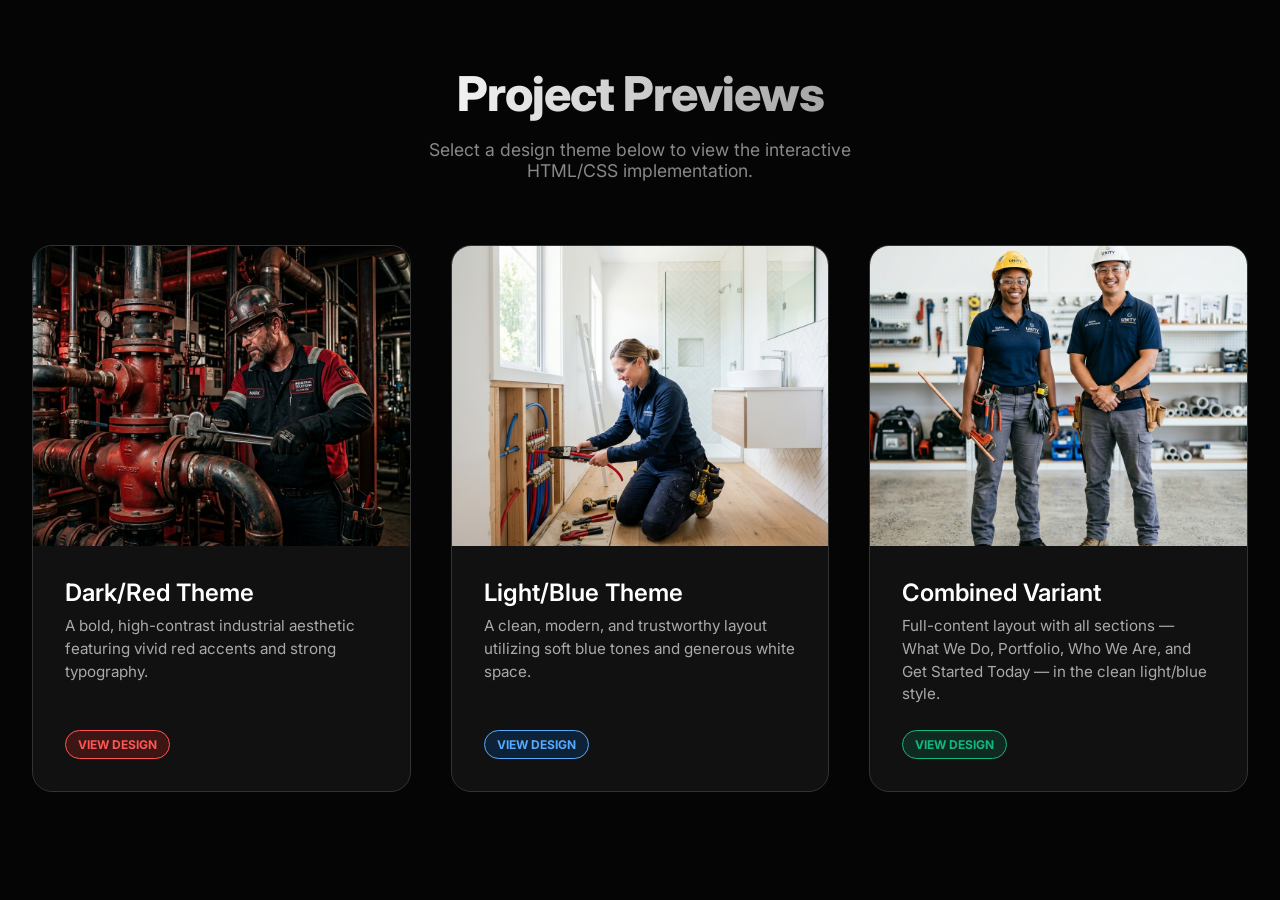
<file: index.html>
<!DOCTYPE html>
<html lang="en">
<head>
  <meta charset="UTF-8">
  <meta name="viewport" content="width=device-width, initial-scale=1.0">
  <title>Breakthrough Designs - Select Theme</title>
  <style>
    @import url('https://fonts.googleapis.com/css2?family=Inter:wght@400;600;800&display=swap');
    
    * { margin: 0; padding: 0; box-sizing: border-box; }
    
    body {
      font-family: 'Inter', sans-serif;
      background-color: #050505;
      color: #fff;
      display: flex;
      flex-direction: column;
      align-items: center;
      min-height: 100vh;
      padding: 4rem 2rem;
    }

    header {
      text-align: center;
      margin-bottom: 4rem;
    }
    
    h1 {
      font-size: 3rem;
      font-weight: 800;
      letter-spacing: -1px;
      margin-bottom: 1rem;
      background: linear-gradient(to right, #fff, #999);
      -webkit-background-clip: text;
      -webkit-text-fill-color: transparent;
    }

    p.subtitle {
      color: #888;
      font-size: 1.1rem;
      max-width: 500px;
      margin: 0 auto;
    }

    .container {
      display: grid;
      grid-template-columns: repeat(3, 1fr);
      gap: 2.5rem;
      max-width: 1400px;
      width: 100%;
    }

    .theme-card {
      position: relative;
      background: #111;
      border-radius: 20px;
      overflow: hidden;
      text-decoration: none;
      transition: transform 0.3s cubic-bezier(0.4, 0, 0.2, 1), box-shadow 0.3s;
      border: 1px solid #333;
      display: flex;
      flex-direction: column;
    }

    .theme-card:hover {
      transform: translateY(-10px);
      box-shadow: 0 20px 40px rgba(0,0,0,0.5);
      border-color: #555;
    }

    .preview-img {
      width: 100%;
      height: 300px;
      object-fit: cover;
      transition: transform 0.5s ease;
    }

    .theme-card:hover .preview-img {
      transform: scale(1.05);
    }

    .card-content {
      padding: 2rem;
      flex: 1;
      display: flex;
      flex-direction: column;
      justify-content: space-between;
    }

    .card-title {
      font-size: 1.5rem;
      color: white;
      margin-bottom: 0.5rem;
      font-weight: 600;
    }

    .card-desc {
      color: #aaa;
      font-size: 0.95rem;
      line-height: 1.5;
    }

    .badge {
      display: inline-block;
      padding: 6px 12px;
      border-radius: 30px;
      font-size: 0.75rem;
      font-weight: bold;
      text-transform: uppercase;
      margin-top: 1.5rem;
      align-self: flex-start;
    }

    .badge.red { background: rgba(230, 43, 30, 0.2); color: #ff5555; border: 1px solid #ff5555; }
    .badge.blue { background: rgba(0, 102, 204, 0.2); color: #55aaff; border: 1px solid #55aaff;}
    .badge.combined { background: rgba(16, 185, 129, 0.15); color: #10b981; border: 1px solid #10b981; }

    @media (max-width: 1024px) {
      .container { grid-template-columns: 1fr 1fr; }
    }
    @media (max-width: 640px) {
      .container { grid-template-columns: 1fr; }
    }
  </style>
</head>
<body>

  <header>
    <h1>Project Previews</h1>
    <p class="subtitle">Select a design theme below to view the interactive HTML/CSS implementation.</p>
  </header>

  <div class="container">
    <a href="dark-theme.html" class="theme-card">
      <img src="assets/images/hero_dark_1776794973137.png" alt="Dark Theme Preview" class="preview-img">
      <div class="card-content">
        <div>
          <h2 class="card-title">Dark/Red Theme</h2>
          <p class="card-desc">A bold, high-contrast industrial aesthetic featuring vivid red accents and strong typography.</p>
        </div>
        <span class="badge red">View Design</span>
      </div>
    </a>

    <a href="light-theme.html" class="theme-card">
      <img src="assets/images/hero_light_1776795148964.png" alt="Light Theme Preview" class="preview-img">
      <div class="card-content">
        <div>
          <h2 class="card-title">Light/Blue Theme</h2>
          <p class="card-desc">A clean, modern, and trustworthy layout utilizing soft blue tones and generous white space.</p>
        </div>
        <span class="badge blue">View Design</span>
      </div>
    </a>

    <a href="combined-theme.html" class="theme-card">
      <img src="assets/images/plumbers_team_1776795403152.png" alt="Combined Theme Preview" class="preview-img">
      <div class="card-content">
        <div>
          <h2 class="card-title">Combined Variant</h2>
          <p class="card-desc">Full-content layout with all sections — What We Do, Portfolio, Who We Are, and Get Started Today — in the clean light/blue style.</p>
        </div>
        <span class="badge combined">View Design</span>
      </div>
    </a>
  </div>

</body>
</html>
</file>
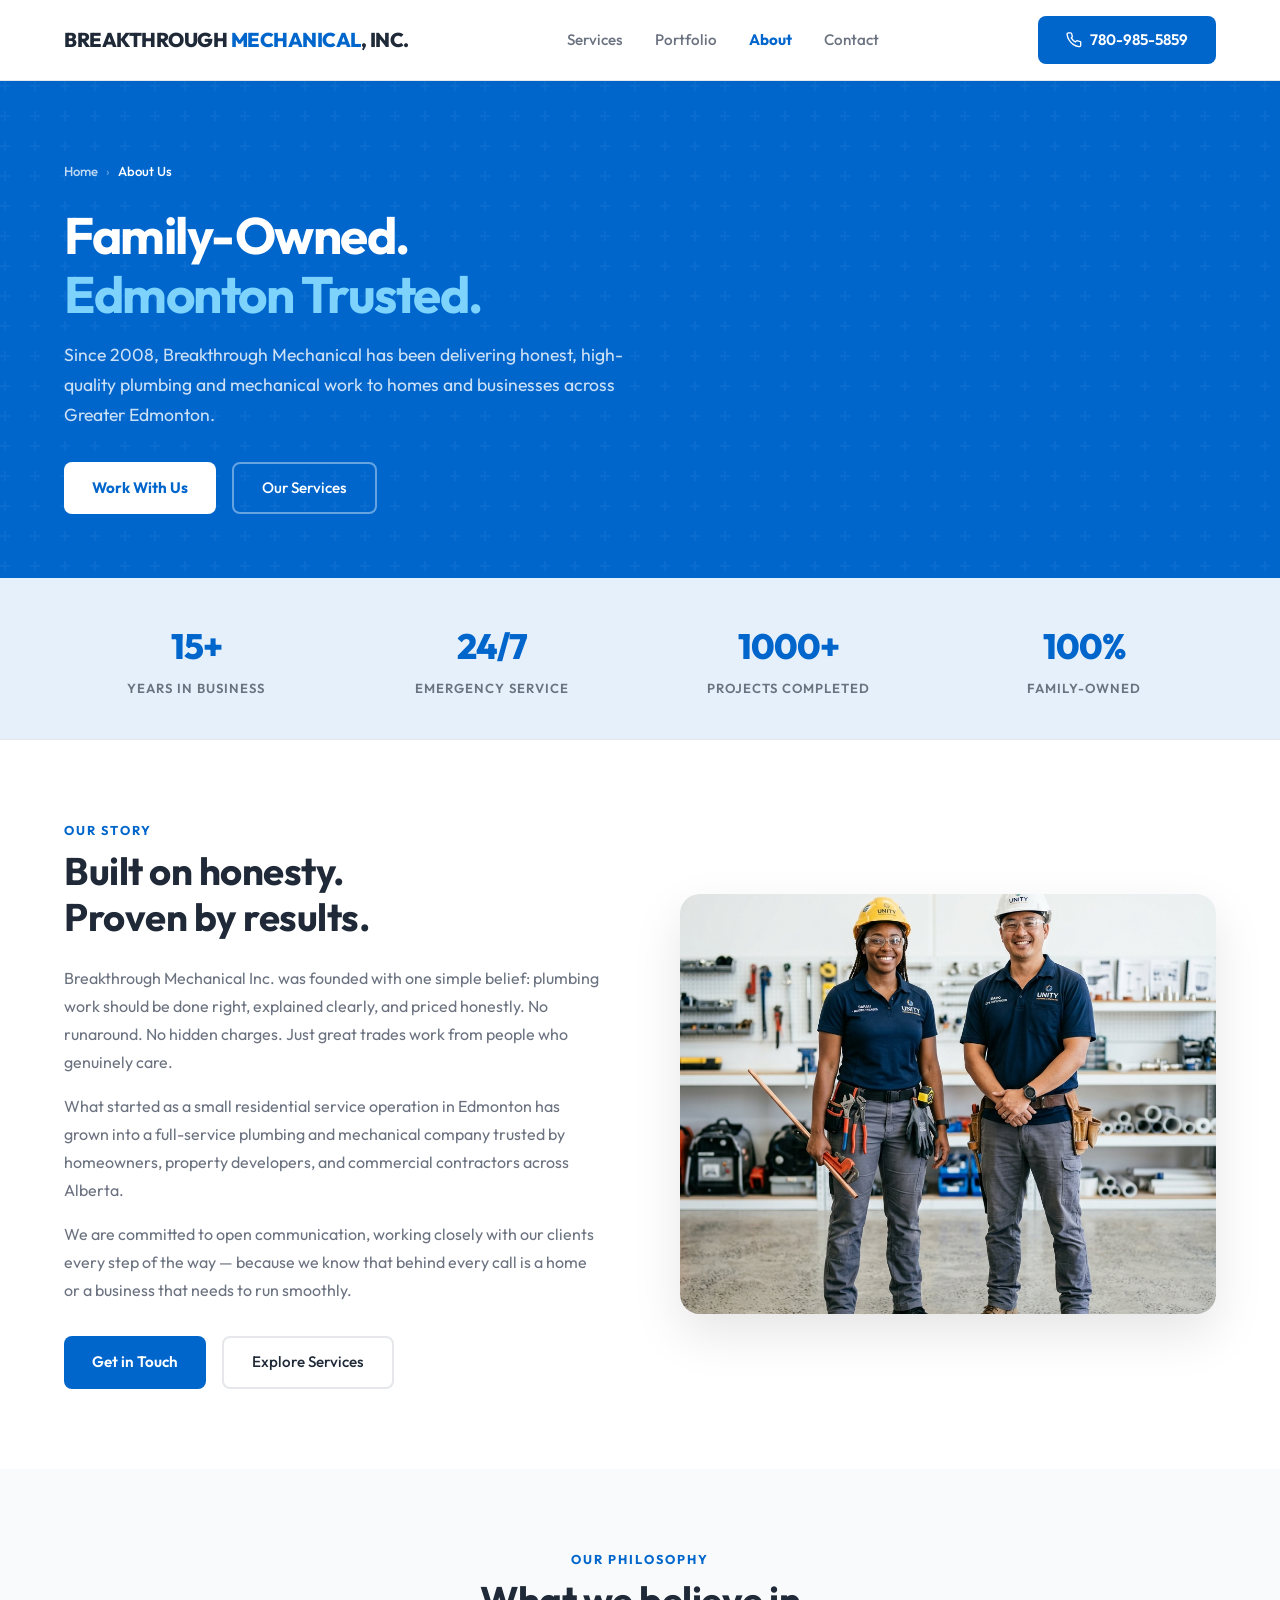
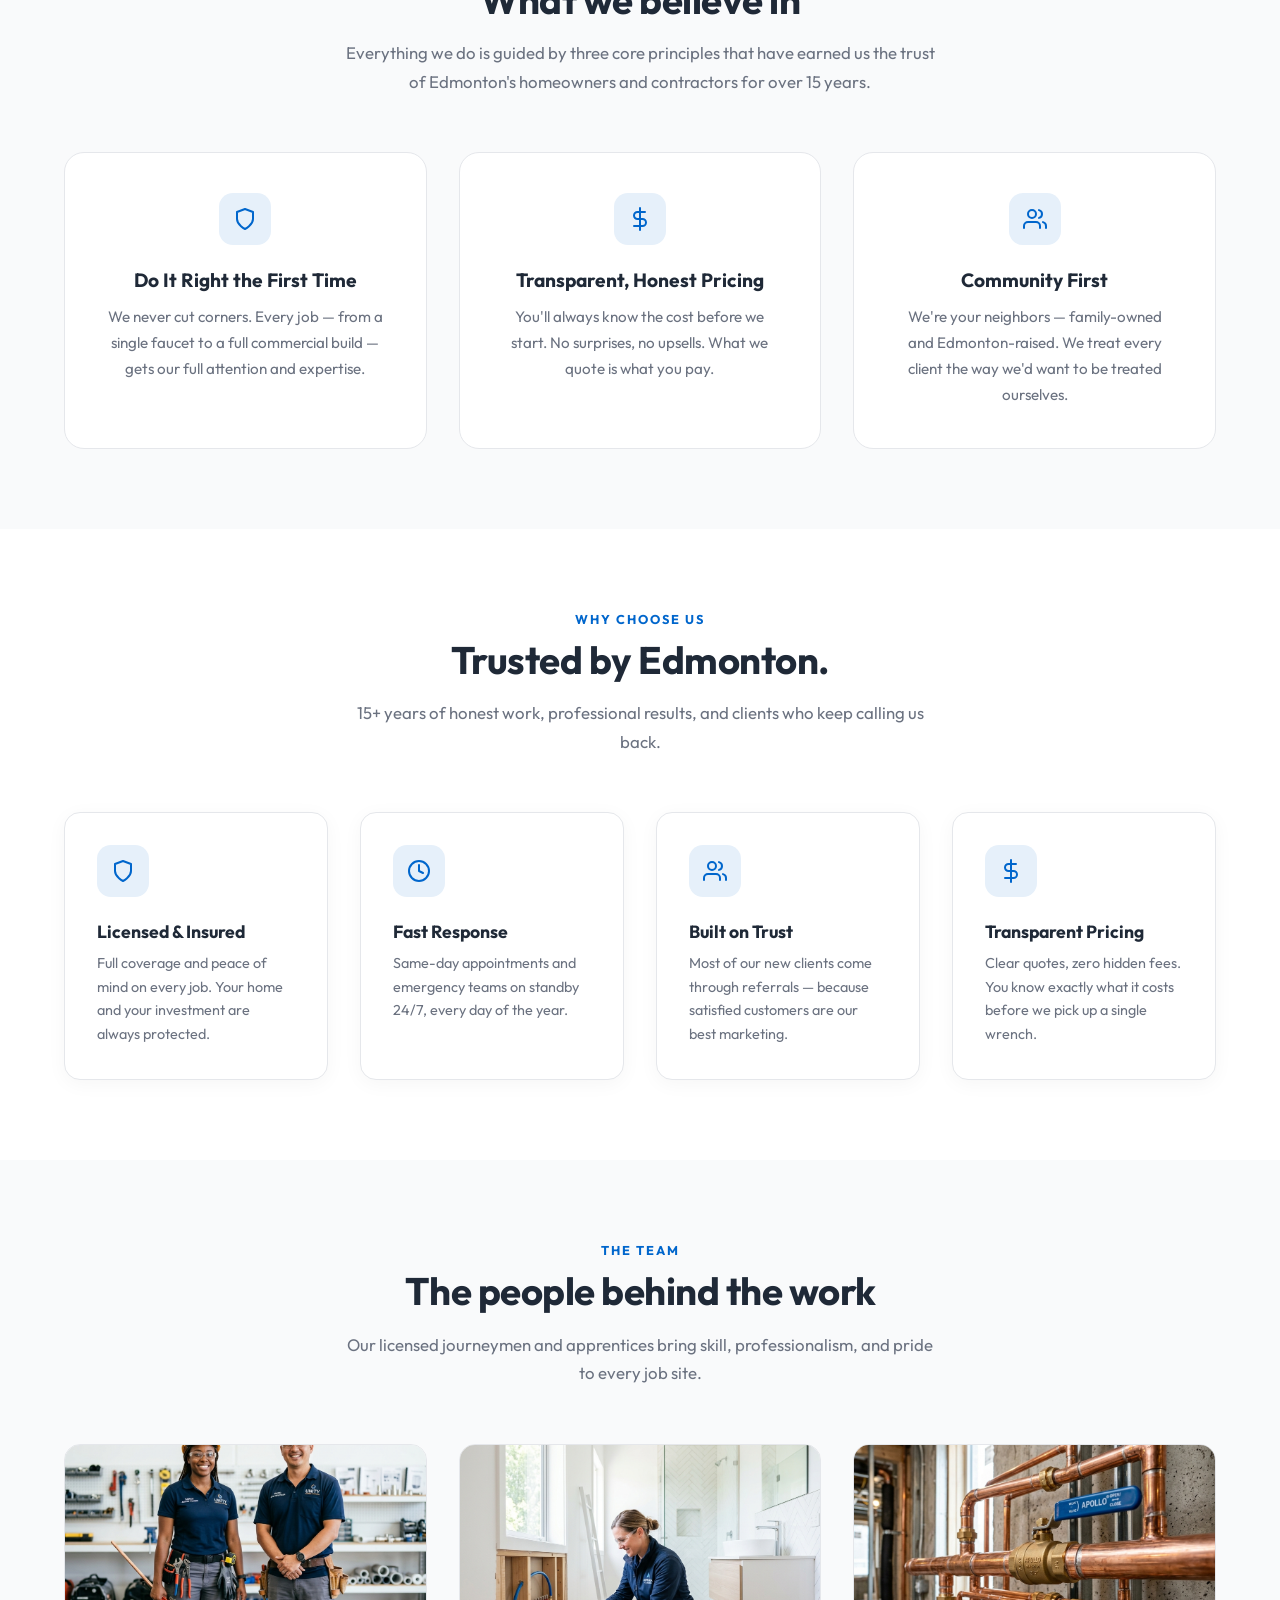
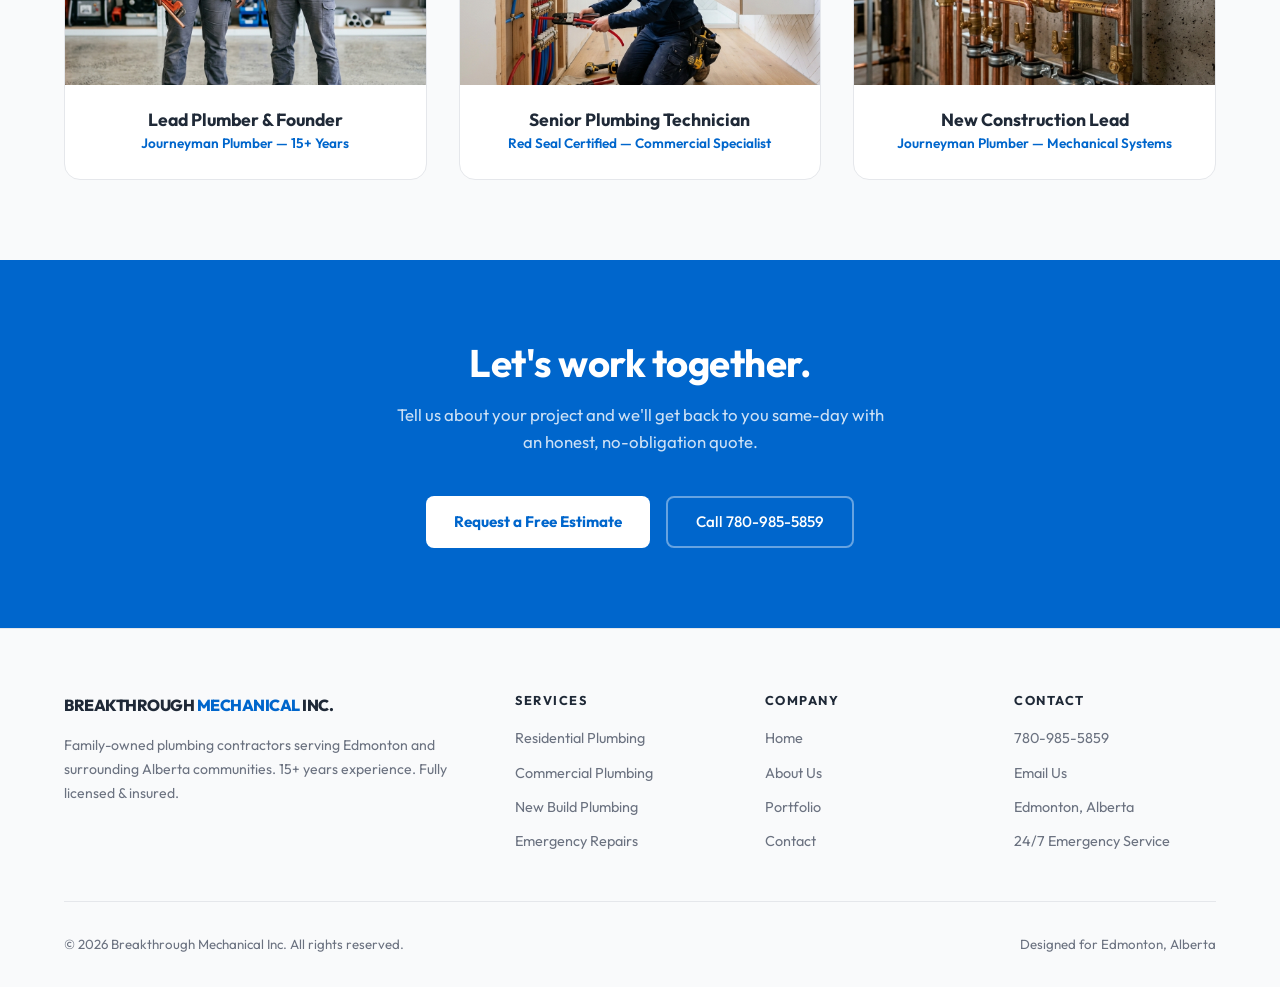
<file: about.html>
<!DOCTYPE html>
<html lang="en">
<head>
  <meta charset="UTF-8">
  <meta name="viewport" content="width=device-width, initial-scale=1.0">
  <title>About Us | Breakthrough Mechanical Inc.</title>
  <meta name="description" content="Family-owned plumbing and mechanical contractors in Edmonton, Alberta since 2008. Licensed, insured, and deeply committed to quality workmanship.">
  <link rel="stylesheet" href="css/combined-theme.css">
  <link rel="stylesheet" href="css/pages.css">
</head>
<body>

  <header id="main-header">
    <div class="logo">BREAKTHROUGH <span>MECHANICAL</span>, INC.</div>
    <nav>
      <ul>
        <li><a href="services.html">Services</a></li>
        <li><a href="portfolio.html">Portfolio</a></li>
        <li><a href="about.html" class="active">About</a></li>
        <li><a href="contact.html">Contact</a></li>
      </ul>
    </nav>
    <a href="tel:7809855859" class="btn-blue">
      <svg xmlns="http://www.w3.org/2000/svg" viewBox="0 0 24 24" fill="none" stroke="currentColor" stroke-width="2" stroke-linecap="round" stroke-linejoin="round" style="width:16px;height:16px"><path d="M22 16.92v3a2 2 0 0 1-2.18 2 19.79 19.79 0 0 1-8.63-3.07A19.5 19.5 0 0 1 4.69 12 19.79 19.79 0 0 1 1.65 3.47a2 2 0 0 1 1.99-2.18h3a2 2 0 0 1 2 1.72c.127.96.361 1.903.7 2.81a2 2 0 0 1-.45 2.11L7.91 8.91a16 16 0 0 0 6.06 6.06l1.27-1.27a2 2 0 0 1 2.11-.45c.907.339 1.85.573 2.81.7A2 2 0 0 1 22 16.92z"/></svg>
      780-985-5859
    </a>
  </header>

  <!-- Page Hero -->
  <section class="page-hero">
    <div class="page-hero-inner">
      <div class="breadcrumb">
        <a href="combined-theme.html">Home</a>
        <span class="sep">›</span>
        <span class="current">About Us</span>
      </div>
      <h1>Family-Owned.<br><span>Edmonton Trusted.</span></h1>
      <p>Since 2008, Breakthrough Mechanical has been delivering honest, high-quality plumbing and mechanical work to homes and businesses across Greater Edmonton.</p>
      <div class="page-hero-actions">
        <a href="contact.html" class="btn-white">Work With Us</a>
        <a href="services.html" class="btn-white-outline">Our Services</a>
      </div>
    </div>
  </section>

  <!-- Stats Strip -->
  <div class="stats-strip">
    <div class="stats-strip-item"><div class="num">15+</div><div class="lbl">Years in Business</div></div>
    <div class="stats-strip-item"><div class="num">24/7</div><div class="lbl">Emergency Service</div></div>
    <div class="stats-strip-item"><div class="num">1000+</div><div class="lbl">Projects Completed</div></div>
    <div class="stats-strip-item"><div class="num">100%</div><div class="lbl">Family-Owned</div></div>
  </div>

  <!-- Company Story -->
  <section class="page-section">
    <div class="story-grid">
      <div class="story-text">
        <div class="section-tag">Our Story</div>
        <h2 class="section-title">Built on honesty.<br>Proven by results.</h2>
        <p>Breakthrough Mechanical Inc. was founded with one simple belief: plumbing work should be done right, explained clearly, and priced honestly. No runaround. No hidden charges. Just great trades work from people who genuinely care.</p>
        <p>What started as a small residential service operation in Edmonton has grown into a full-service plumbing and mechanical company trusted by homeowners, property developers, and commercial contractors across Alberta.</p>
        <p>We are committed to open communication, working closely with our clients every step of the way — because we know that behind every call is a home or a business that needs to run smoothly.</p>
        <div style="display:flex;gap:1rem;margin-top:2rem;flex-wrap:wrap;">
          <a href="contact.html" class="btn-blue">Get in Touch</a>
          <a href="services.html" class="btn-outline">Explore Services</a>
        </div>
      </div>
      <div class="story-img">
        <img src="assets/images/plumbers_team_1776795403152.png" alt="Breakthrough Mechanical team">
      </div>
    </div>
  </section>

  <!-- Our Philosophy -->
  <section class="page-section bg-light">
    <div class="section-header centered">
      <div class="section-tag">Our Philosophy</div>
      <h2 class="section-title">What we believe in</h2>
      <p class="section-desc">Everything we do is guided by three core principles that have earned us the trust of Edmonton's homeowners and contractors for over 15 years.</p>
    </div>
    <div style="display:grid;grid-template-columns:repeat(3,1fr);gap:2rem;max-width:1200px;margin:0 auto;">
      <div style="background:white;border-radius:20px;padding:2.5rem;border:1px solid var(--border);text-align:center;">
        <div class="feature-icon" style="margin:0 auto 1.5rem;">
          <svg xmlns="http://www.w3.org/2000/svg" viewBox="0 0 24 24" fill="none" stroke="currentColor" stroke-width="2" stroke-linecap="round" stroke-linejoin="round"><path d="M12 22s8-4 8-10V5l-8-3-8 3v7c0 6 8 10 8 10z"/></svg>
        </div>
        <h3 style="font-size:1.2rem;margin-bottom:0.75rem;">Do It Right the First Time</h3>
        <p style="color:var(--text-gray);font-size:0.95rem;line-height:1.7;">We never cut corners. Every job — from a single faucet to a full commercial build — gets our full attention and expertise.</p>
      </div>
      <div style="background:white;border-radius:20px;padding:2.5rem;border:1px solid var(--border);text-align:center;">
        <div class="feature-icon" style="margin:0 auto 1.5rem;">
          <svg xmlns="http://www.w3.org/2000/svg" viewBox="0 0 24 24" fill="none" stroke="currentColor" stroke-width="2" stroke-linecap="round" stroke-linejoin="round"><line x1="12" y1="1" x2="12" y2="23"/><path d="M17 5H9.5a3.5 3.5 0 0 0 0 7h5a3.5 3.5 0 0 1 0 7H6"/></svg>
        </div>
        <h3 style="font-size:1.2rem;margin-bottom:0.75rem;">Transparent, Honest Pricing</h3>
        <p style="color:var(--text-gray);font-size:0.95rem;line-height:1.7;">You'll always know the cost before we start. No surprises, no upsells. What we quote is what you pay.</p>
      </div>
      <div style="background:white;border-radius:20px;padding:2.5rem;border:1px solid var(--border);text-align:center;">
        <div class="feature-icon" style="margin:0 auto 1.5rem;">
          <svg xmlns="http://www.w3.org/2000/svg" viewBox="0 0 24 24" fill="none" stroke="currentColor" stroke-width="2" stroke-linecap="round" stroke-linejoin="round"><path d="M17 21v-2a4 4 0 0 0-4-4H5a4 4 0 0 0-4 4v2"/><circle cx="9" cy="7" r="4"/><path d="M23 21v-2a4 4 0 0 0-3-3.87"/><path d="M16 3.13a4 4 0 0 1 0 7.75"/></svg>
        </div>
        <h3 style="font-size:1.2rem;margin-bottom:0.75rem;">Community First</h3>
        <p style="color:var(--text-gray);font-size:0.95rem;line-height:1.7;">We're your neighbors — family-owned and Edmonton-raised. We treat every client the way we'd want to be treated ourselves.</p>
      </div>
    </div>
  </section>

  <!-- Why Choose Us — 4 Cards -->
  <section class="page-section">
    <div class="section-header centered">
      <div class="section-tag">Why Choose Us</div>
      <h2 class="section-title">Trusted by Edmonton.</h2>
      <p class="section-desc">15+ years of honest work, professional results, and clients who keep calling us back.</p>
    </div>
    <div class="features-list">
      <div class="feature-item">
        <div class="feature-icon">
          <svg xmlns="http://www.w3.org/2000/svg" viewBox="0 0 24 24" fill="none" stroke="currentColor" stroke-width="2" stroke-linecap="round" stroke-linejoin="round"><path d="M12 22s8-4 8-10V5l-8-3-8 3v7c0 6 8 10 8 10z"/></svg>
        </div>
        <h4>Licensed &amp; Insured</h4>
        <p>Full coverage and peace of mind on every job. Your home and your investment are always protected.</p>
      </div>
      <div class="feature-item">
        <div class="feature-icon">
          <svg xmlns="http://www.w3.org/2000/svg" viewBox="0 0 24 24" fill="none" stroke="currentColor" stroke-width="2" stroke-linecap="round" stroke-linejoin="round"><circle cx="12" cy="12" r="10"/><polyline points="12 6 12 12 16 14"/></svg>
        </div>
        <h4>Fast Response</h4>
        <p>Same-day appointments and emergency teams on standby 24/7, every day of the year.</p>
      </div>
      <div class="feature-item">
        <div class="feature-icon">
          <svg xmlns="http://www.w3.org/2000/svg" viewBox="0 0 24 24" fill="none" stroke="currentColor" stroke-width="2" stroke-linecap="round" stroke-linejoin="round"><path d="M17 21v-2a4 4 0 0 0-4-4H5a4 4 0 0 0-4 4v2"/><circle cx="9" cy="7" r="4"/><path d="M23 21v-2a4 4 0 0 0-3-3.87"/><path d="M16 3.13a4 4 0 0 1 0 7.75"/></svg>
        </div>
        <h4>Built on Trust</h4>
        <p>Most of our new clients come through referrals — because satisfied customers are our best marketing.</p>
      </div>
      <div class="feature-item">
        <div class="feature-icon">
          <svg xmlns="http://www.w3.org/2000/svg" viewBox="0 0 24 24" fill="none" stroke="currentColor" stroke-width="2" stroke-linecap="round" stroke-linejoin="round"><line x1="12" y1="1" x2="12" y2="23"/><path d="M17 5H9.5a3.5 3.5 0 0 0 0 7h5a3.5 3.5 0 0 1 0 7H6"/></svg>
        </div>
        <h4>Transparent Pricing</h4>
        <p>Clear quotes, zero hidden fees. You know exactly what it costs before we pick up a single wrench.</p>
      </div>
    </div>
  </section>

  <!-- Team -->
  <section class="page-section bg-light">
    <div class="section-header centered">
      <div class="section-tag">The Team</div>
      <h2 class="section-title">The people behind the work</h2>
      <p class="section-desc">Our licensed journeymen and apprentices bring skill, professionalism, and pride to every job site.</p>
    </div>
    <div class="team-grid">
      <div class="team-card">
        <img src="assets/images/plumbers_team_1776795403152.png" alt="Team member">
        <div class="team-card-body">
          <h4>Lead Plumber &amp; Founder</h4>
          <div class="role">Journeyman Plumber — 15+ Years</div>
        </div>
      </div>
      <div class="team-card">
        <img src="assets/images/hero_light_1776795148964.png" alt="Team member">
        <div class="team-card-body">
          <h4>Senior Plumbing Technician</h4>
          <div class="role">Red Seal Certified — Commercial Specialist</div>
        </div>
      </div>
      <div class="team-card">
        <img src="assets/images/service_plumbing_1776795367655.png" alt="Team member">
        <div class="team-card-body">
          <h4>New Construction Lead</h4>
          <div class="role">Journeyman Plumber — Mechanical Systems</div>
        </div>
      </div>
    </div>
  </section>

  <!-- CTA -->
  <section class="inner-cta">
    <h2>Let's work together.</h2>
    <p>Tell us about your project and we'll get back to you same-day with an honest, no-obligation quote.</p>
    <div class="inner-cta-btns">
      <a href="contact.html" class="btn-white">Request a Free Estimate</a>
      <a href="tel:7809855859" class="btn-white-outline">Call 780-985-5859</a>
    </div>
  </section>

  <footer>
    <div class="footer-grid">
      <div>
        <div class="logo">BREAKTHROUGH <span>MECHANICAL</span> INC.</div>
        <p class="footer-about-desc">Family-owned plumbing contractors serving Edmonton and surrounding Alberta communities. 15+ years experience. Fully licensed &amp; insured.</p>
      </div>
      <div>
        <h4>Services</h4>
        <ul>
          <li><a href="services.html">Residential Plumbing</a></li>
          <li><a href="services.html">Commercial Plumbing</a></li>
          <li><a href="services.html">New Build Plumbing</a></li>
          <li><a href="contact.html">Emergency Repairs</a></li>
        </ul>
      </div>
      <div>
        <h4>Company</h4>
        <ul>
          <li><a href="combined-theme.html">Home</a></li>
          <li><a href="about.html">About Us</a></li>
          <li><a href="portfolio.html">Portfolio</a></li>
          <li><a href="contact.html">Contact</a></li>
        </ul>
      </div>
      <div>
        <h4>Contact</h4>
        <ul>
          <li><a href="tel:7809855859">780-985-5859</a></li>
          <li><a href="mailto:BreakthroughMechanical@gmail.com">Email Us</a></li>
          <li><a href="contact.html">Edmonton, Alberta</a></li>
          <li><a href="contact.html">24/7 Emergency Service</a></li>
        </ul>
      </div>
    </div>
    <div class="footer-bottom">
      <div>&copy; 2026 Breakthrough Mechanical Inc. All rights reserved.</div>
      <div>Designed for Edmonton, Alberta</div>
    </div>
  </footer>

</body>
</html>
</file>
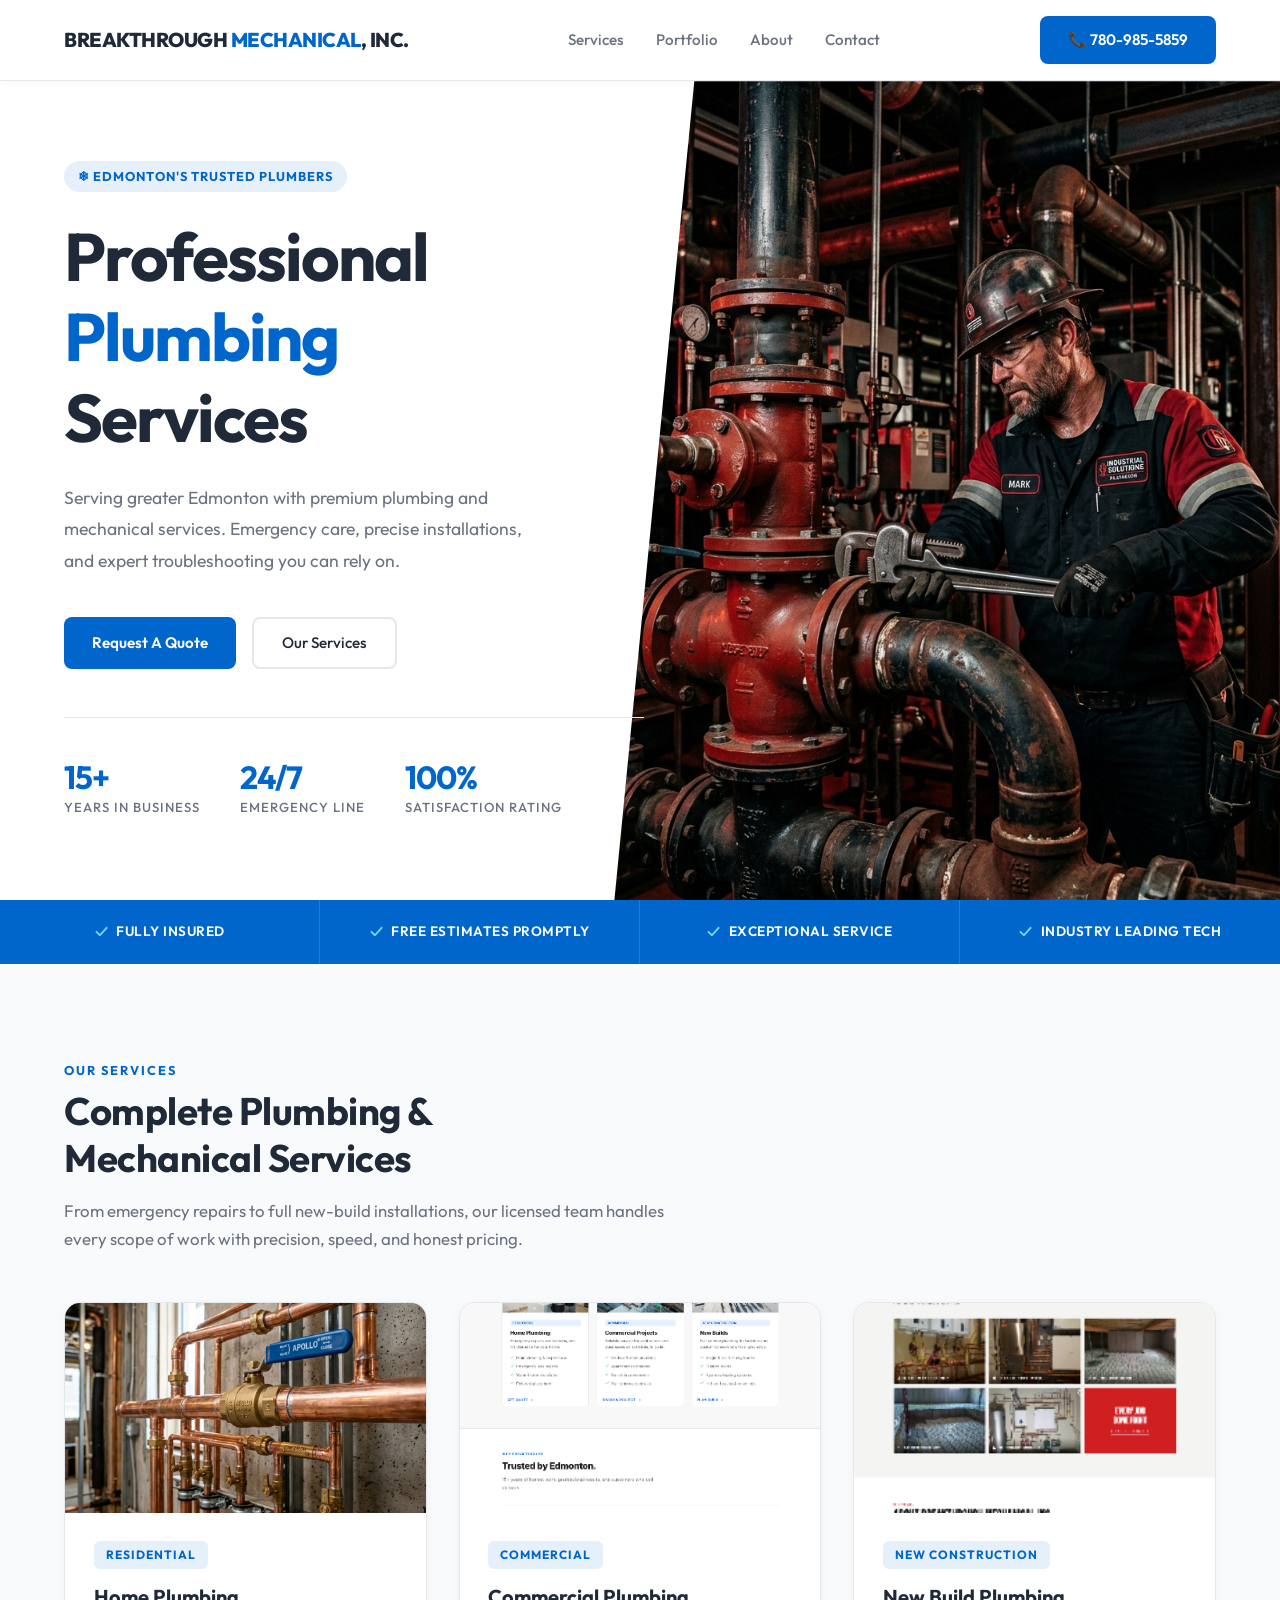
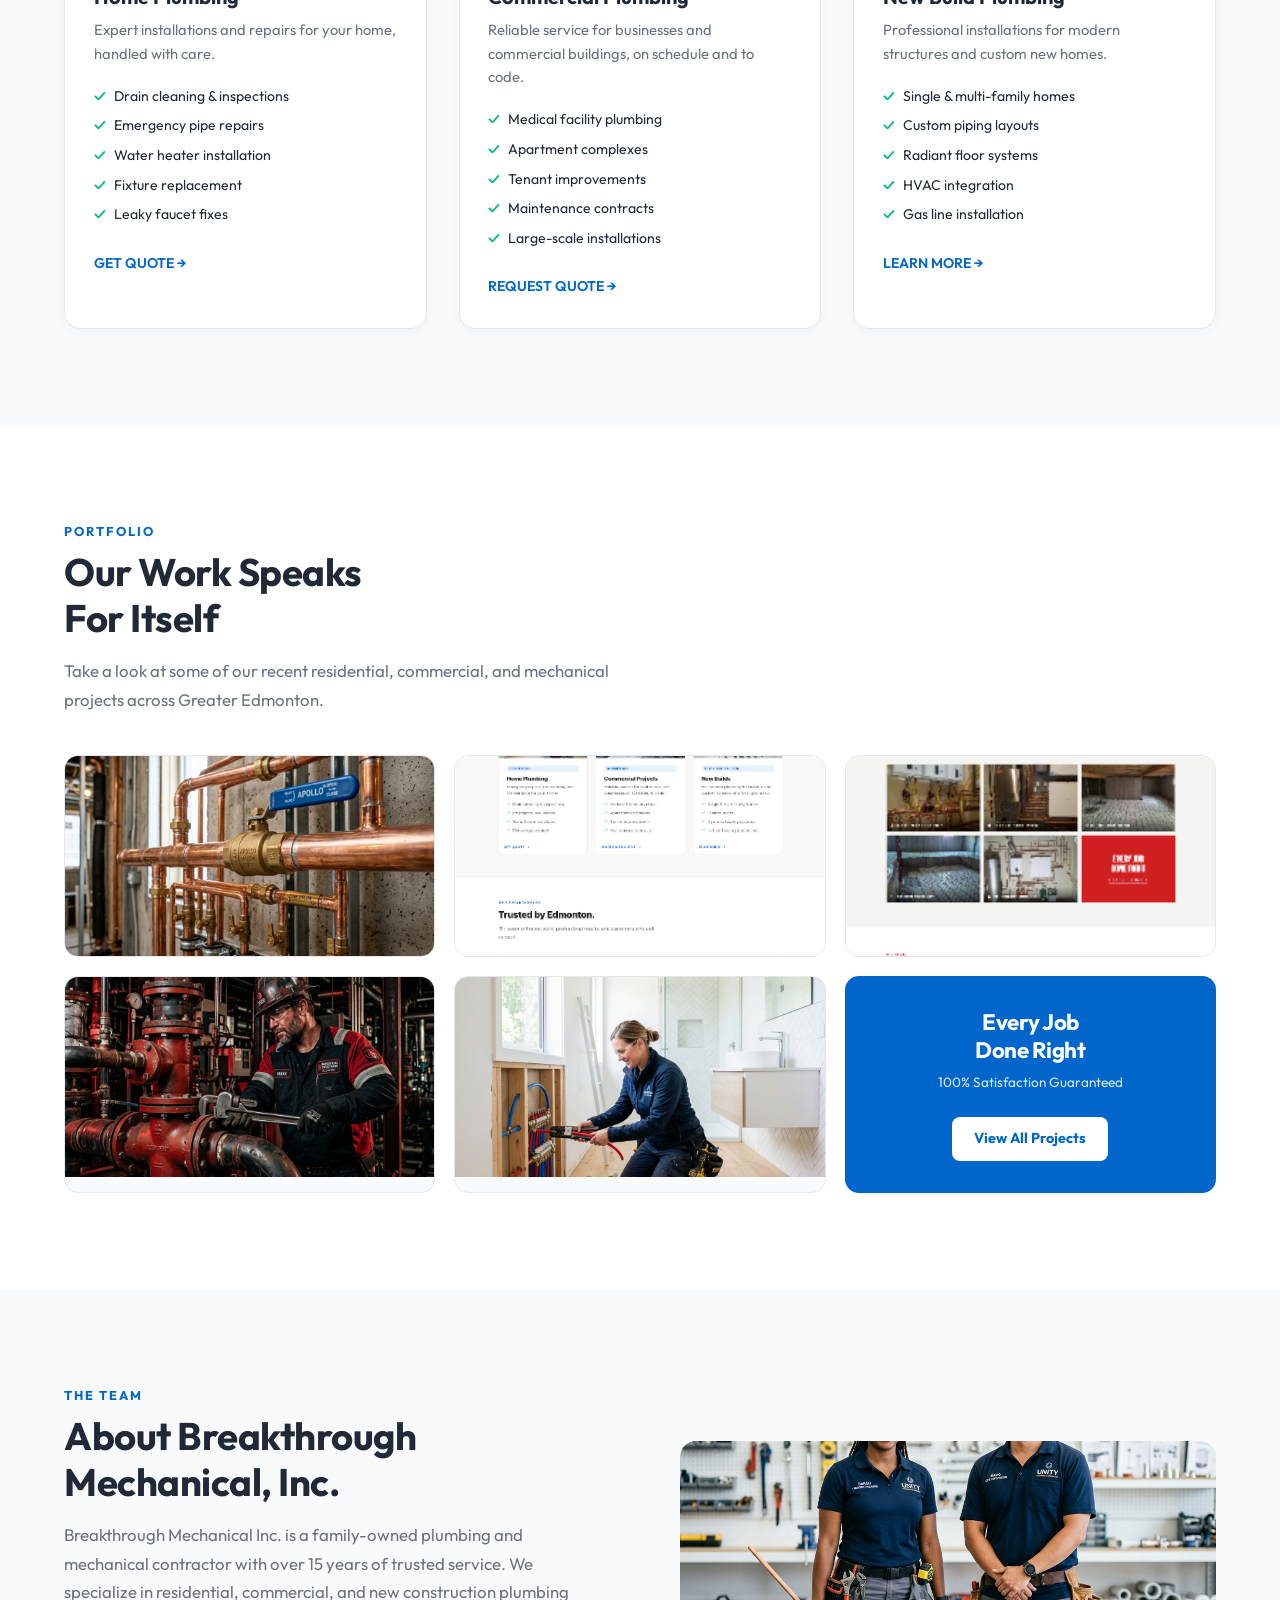
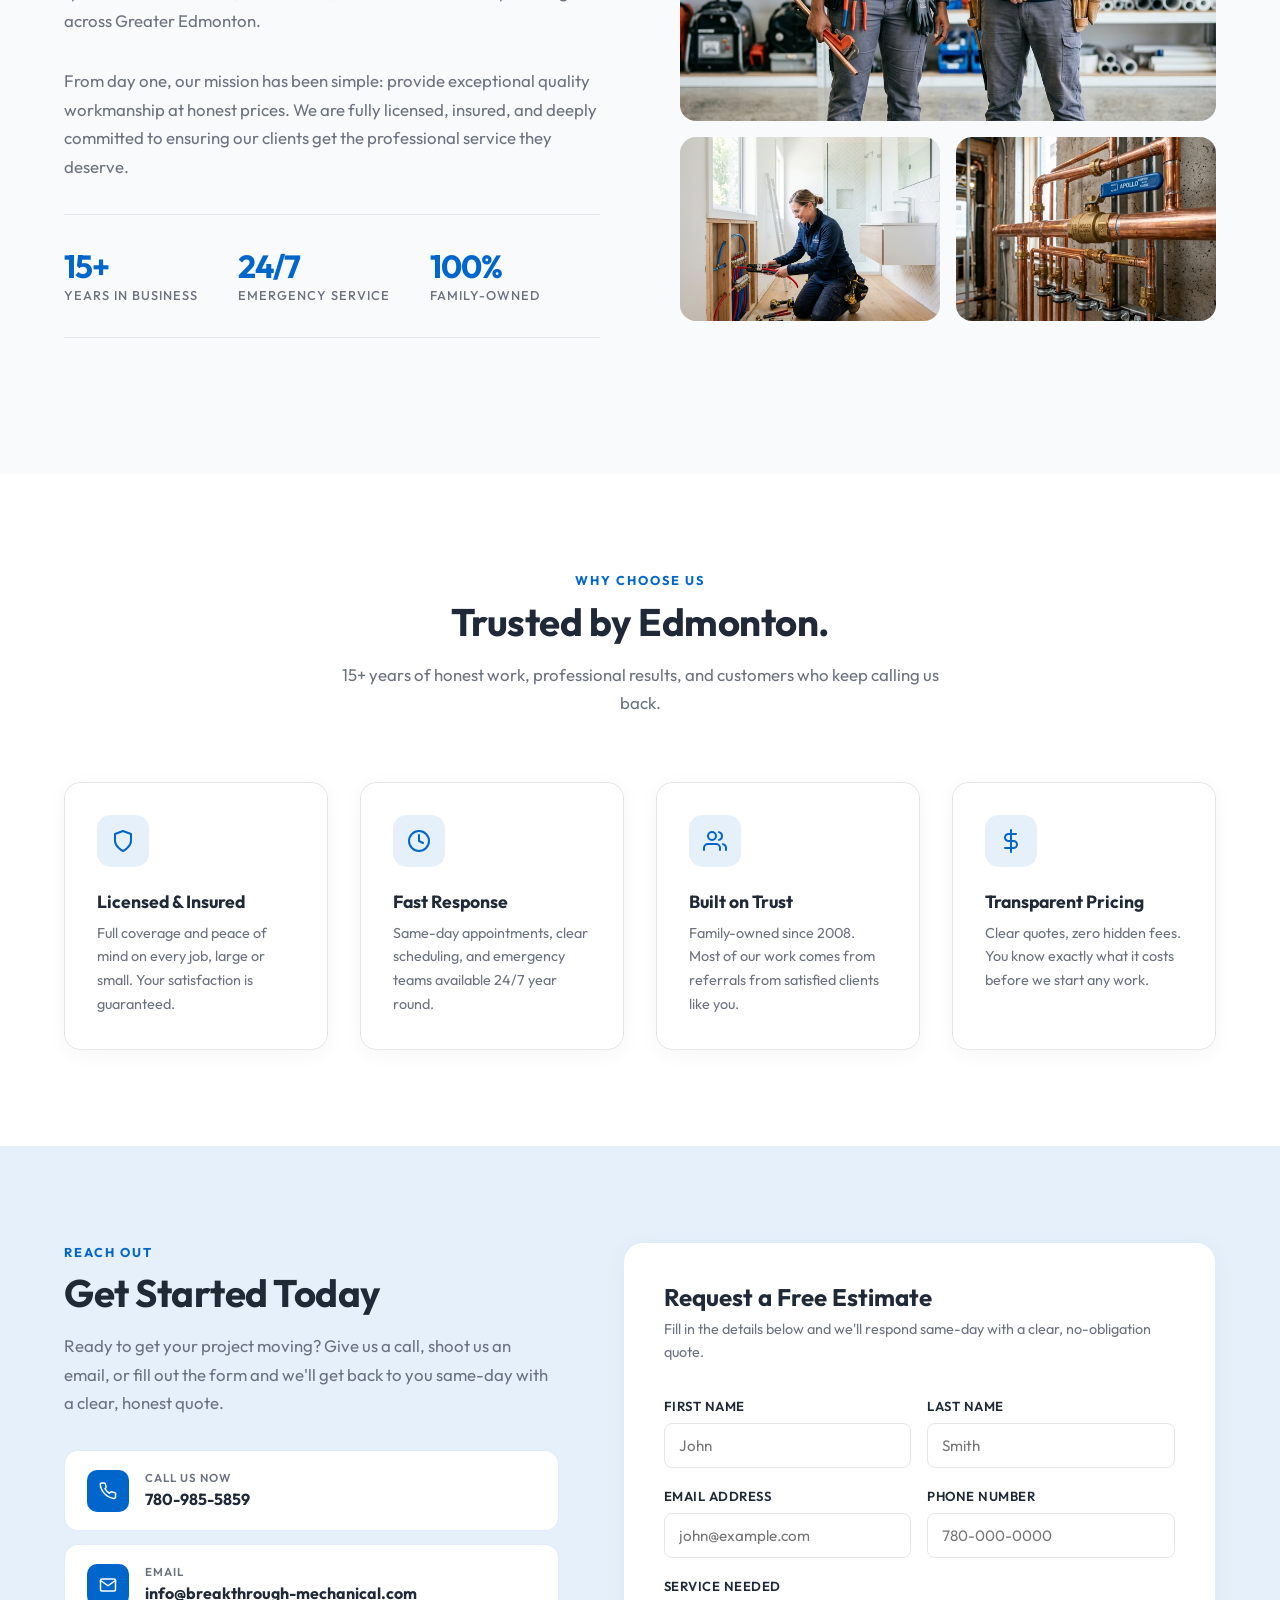
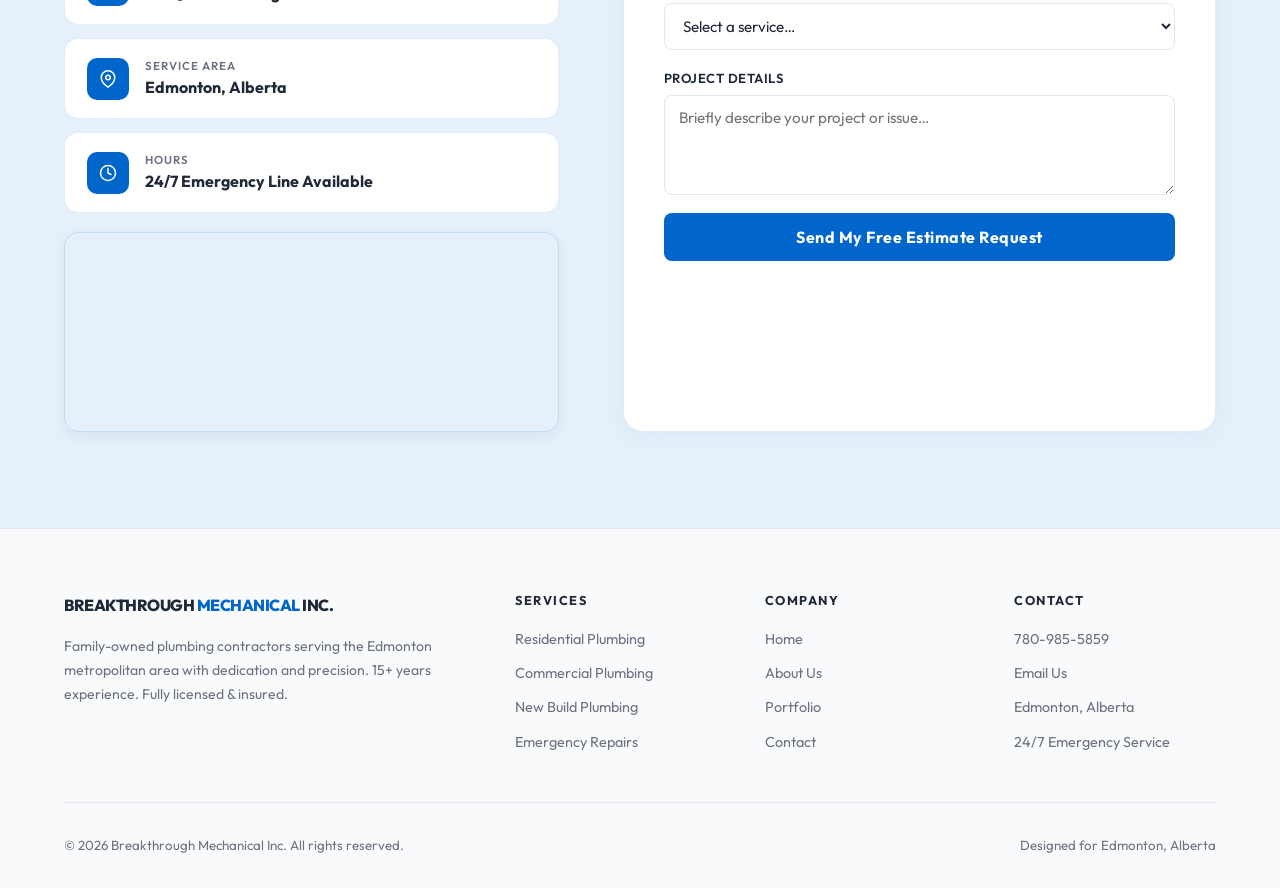
<file: combined-theme.html>
<!DOCTYPE html>
<html lang="en">

<head>
  <meta charset="UTF-8">
  <meta name="viewport" content="width=device-width, initial-scale=1.0">
  <title>Breakthrough Mechanical Inc. – Combined Variant</title>
  <meta name="description"
    content="Edmonton's trusted plumbing & mechanical professionals. Licensed, insured, and family-owned since 2008. Serving residential, commercial, and new construction.">
  <link rel="stylesheet" href="css/combined-theme.css">
</head>

<body>

  <!-- ═══════════════════════════════════════════════════
       HEADER
  ════════════════════════════════════════════════════ -->
  <header id="main-header">
    <div class="logo">BREAKTHROUGH <span>MECHANICAL</span>, INC.</div>
    <nav>
      <ul>
        <li><a href="services.html">Services</a></li>
        <li><a href="portfolio.html">Portfolio</a></li>
        <li><a href="about.html">About</a></li>
        <li><a href="contact.html">Contact</a></li>
      </ul>
    </nav>
    <a href="tel:7809855859" class="btn-blue">📞 780-985-5859</a>
  </header>

  <!-- ═══════════════════════════════════════════════════
       HERO
  ════════════════════════════════════════════════════ -->
  <section class="hero" id="hero">
    <div class="hero-content">
      <div class="hero-tag">❄ Edmonton's Trusted Plumbers</div>
      <h1>Professional<br><span>Plumbing</span><br>Services</h1>
      <p>Serving greater Edmonton with premium plumbing and mechanical services. Emergency care, precise installations,
        and expert troubleshooting you can rely on.</p>

      <div class="hero-actions">
        <a href="#get-started" class="btn-blue">Request A Quote</a>
        <a href="#what-we-do" class="btn-outline">Our Services</a>
      </div>

      <div class="stats-bar">
        <div class="stat-item">
          <h3>15+</h3>
          <p>Years in Business</p>
        </div>
        <div class="stat-item">
          <h3>24/7</h3>
          <p>Emergency Line</p>
        </div>
        <div class="stat-item">
          <h3>100%</h3>
          <p>Satisfaction Rating</p>
        </div>
      </div>
    </div>

    <img src="assets/images/hero_dark_1776794973137.png" alt="Breakthrough Mechanical technician at work"
      class="hero-image">
  </section>

  <!-- ═══════════════════════════════════════════════════
       INFO BANNER
  ════════════════════════════════════════════════════ -->
  <div class="info-banner" aria-label="Trust highlights">
    <div class="info-banner-item"><span class="check">✓</span> FULLY INSURED</div>
    <div class="info-banner-item"><span class="check">✓</span> FREE ESTIMATES PROMPTLY</div>
    <div class="info-banner-item"><span class="check">✓</span> EXCEPTIONAL SERVICE</div>
    <div class="info-banner-item"><span class="check">✓</span> INDUSTRY LEADING TECH</div>
  </div>

  <!-- ═══════════════════════════════════════════════════
       WHAT WE DO — Services
  ════════════════════════════════════════════════════ -->
  <section class="services" id="what-we-do">
    <div class="services-header">
      <div class="section-tag">Our Services</div>
      <h2 class="section-title">Complete Plumbing &amp;<br>Mechanical Services</h2>
      <p class="section-desc">From emergency repairs to full new-build installations, our licensed team handles every
        scope of work with precision, speed, and honest pricing.</p>
    </div>

    <div class="services-grid">
      <!-- Card 1 -->
      <div class="service-card">
        <img src="assets/images/service_plumbing_1776795367655.png" alt="Home Plumbing Services" class="service-img">
        <div class="service-content">
          <span class="service-badge">RESIDENTIAL</span>
          <h3>Home Plumbing</h3>
          <p>Expert installations and repairs for your home, handled with care.</p>
          <ul>
            <li>Drain cleaning &amp; inspections</li>
            <li>Emergency pipe repairs</li>
            <li>Water heater installation</li>
            <li>Fixture replacement</li>
            <li>Leaky faucet fixes</li>
          </ul>
          <a href="#get-started" class="service-link">GET QUOTE →</a>
        </div>
      </div>

      <!-- Card 2 -->
      <div class="service-card">
        <img src="assets/images/media__1776794252336.png" alt="Commercial Plumbing Services" class="service-img">
        <div class="service-content">
          <span class="service-badge">COMMERCIAL</span>
          <h3>Commercial Plumbing</h3>
          <p>Reliable service for businesses and commercial buildings, on schedule and to code.</p>
          <ul>
            <li>Medical facility plumbing</li>
            <li>Apartment complexes</li>
            <li>Tenant improvements</li>
            <li>Maintenance contracts</li>
            <li>Large-scale installations</li>
          </ul>
          <a href="#get-started" class="service-link">REQUEST QUOTE →</a>
        </div>
      </div>

      <!-- Card 3 -->
      <div class="service-card">
        <img src="assets/images/media__1776794149421.png" alt="New Build Plumbing" class="service-img">
        <div class="service-content">
          <span class="service-badge">NEW CONSTRUCTION</span>
          <h3>New Build Plumbing</h3>
          <p>Professional installations for modern structures and custom new homes.</p>
          <ul>
            <li>Single &amp; multi-family homes</li>
            <li>Custom piping layouts</li>
            <li>Radiant floor systems</li>
            <li>HVAC integration</li>
            <li>Gas line installation</li>
          </ul>
          <a href="#get-started" class="service-link">LEARN MORE →</a>
        </div>
      </div>
    </div>
  </section>

  <!-- ═══════════════════════════════════════════════════
       PORTFOLIO — Our Work
  ════════════════════════════════════════════════════ -->
  <section class="portfolio" id="portfolio">
    <div class="portfolio-header">
      <div class="section-tag">Portfolio</div>
      <h2 class="section-title">Our Work Speaks<br>For Itself</h2>
      <p class="section-desc">Take a look at some of our recent residential, commercial, and mechanical projects across
        Greater Edmonton.</p>
    </div>

    <div class="portfolio-grid">
      <div class="portfolio-item">
        <img src="assets/images/service_plumbing_1776795367655.png" alt="Residential plumbing project">
        <div class="portfolio-overlay"><span>RESIDENTIAL</span></div>
      </div>
      <div class="portfolio-item">
        <img src="assets/images/media__1776794252336.png" alt="Commercial installation project">
        <div class="portfolio-overlay"><span>COMMERCIAL</span></div>
      </div>
      <div class="portfolio-item">
        <img src="assets/images/media__1776794149421.png" alt="New construction mechanical">
        <div class="portfolio-overlay"><span>NEW BUILD</span></div>
      </div>
      <div class="portfolio-item">
        <img src="assets/images/hero_dark_1776794973137.png" alt="Industrial mechanical work">
        <div class="portfolio-overlay"><span>MECHANICAL</span></div>
      </div>
      <div class="portfolio-item">
        <img src="assets/images/hero_light_1776795148964.png" alt="Team on the job">
        <div class="portfolio-overlay"><span>OUR TEAM</span></div>
      </div>
      <div class="portfolio-cta-tile">
        <h3>Every Job<br>Done Right</h3>
        <p>100% Satisfaction Guaranteed</p>
        <a href="#get-started">View All Projects</a>
      </div>
    </div>
  </section>

  <!-- ═══════════════════════════════════════════════════
       WHO WE ARE — About
  ════════════════════════════════════════════════════ -->
  <section class="about" id="who-we-are">
    <div class="about-text">
      <div class="section-tag">The Team</div>
      <h2 class="section-title">About Breakthrough<br>Mechanical, Inc.</h2>
      <p class="section-desc">Breakthrough Mechanical Inc. is a family-owned plumbing and mechanical contractor with
        over 15 years of trusted service. We specialize in residential, commercial, and new construction plumbing across
        Greater Edmonton.</p>
      <p class="section-desc" style="margin-top:1rem;">From day one, our mission has been simple: provide exceptional
        quality workmanship at honest prices. We are fully licensed, insured, and deeply committed to ensuring our
        clients get the professional service they deserve.</p>

      <div class="about-stats">
        <div class="about-stat-item">
          <h3>15+</h3>
          <p>Years in Business</p>
        </div>
        <div class="about-stat-item">
          <h3>24/7</h3>
          <p>Emergency Service</p>
        </div>
        <div class="about-stat-item">
          <h3>100%</h3>
          <p>Family-Owned</p>
        </div>
      </div>

    </div>

    <div class="about-images">
      <div class="about-img-main">
        <img src="assets/images/plumbers_team_1776795403152.png" alt="Breakthrough Mechanical team">
      </div>
      <div class="about-img-small">
        <img src="assets/images/hero_light_1776795148964.png" alt="Happy satisfied customer">
      </div>
      <div class="about-img-small">
        <img src="assets/images/service_plumbing_1776795367655.png" alt="Plumbing installation work">
      </div>
    </div>
  </section>

  <!-- ═══════════════════════════════════════════════════
       WHY CHOOSE US — Trust Features
  ════════════════════════════════════════════════════ -->
  <section class="trust-section" id="why-us">
    <div class="trust-header">
      <div class="section-tag">Why Choose Us</div>
      <h2 class="section-title">Trusted by Edmonton.</h2>
      <p class="section-desc">15+ years of honest work, professional results, and customers who keep calling us back.
      </p>
    </div>
    <div class="features-list">
      <div class="feature-item">
        <div class="feature-icon">
          <svg xmlns="http://www.w3.org/2000/svg" viewBox="0 0 24 24" fill="none" stroke="currentColor" stroke-width="2"
            stroke-linecap="round" stroke-linejoin="round">
            <path d="M12 22s8-4 8-10V5l-8-3-8 3v7c0 6 8 10 8 10z" />
          </svg>
        </div>
        <h4>Licensed &amp; Insured</h4>
        <p>Full coverage and peace of mind on every job, large or small. Your satisfaction is guaranteed.</p>
      </div>
      <div class="feature-item">
        <div class="feature-icon">
          <svg xmlns="http://www.w3.org/2000/svg" viewBox="0 0 24 24" fill="none" stroke="currentColor" stroke-width="2"
            stroke-linecap="round" stroke-linejoin="round">
            <circle cx="12" cy="12" r="10" />
            <polyline points="12 6 12 12 16 14" />
          </svg>
        </div>
        <h4>Fast Response</h4>
        <p>Same-day appointments, clear scheduling, and emergency teams available 24/7 year round.</p>
      </div>
      <div class="feature-item">
        <div class="feature-icon">
          <svg xmlns="http://www.w3.org/2000/svg" viewBox="0 0 24 24" fill="none" stroke="currentColor" stroke-width="2"
            stroke-linecap="round" stroke-linejoin="round">
            <path d="M17 21v-2a4 4 0 0 0-4-4H5a4 4 0 0 0-4 4v2" />
            <circle cx="9" cy="7" r="4" />
            <path d="M23 21v-2a4 4 0 0 0-3-3.87" />
            <path d="M16 3.13a4 4 0 0 1 0 7.75" />
          </svg>
        </div>
        <h4>Built on Trust</h4>
        <p>Family-owned since 2008. Most of our work comes from referrals from satisfied clients like you.</p>
      </div>
      <div class="feature-item">
        <div class="feature-icon">
          <svg xmlns="http://www.w3.org/2000/svg" viewBox="0 0 24 24" fill="none" stroke="currentColor" stroke-width="2"
            stroke-linecap="round" stroke-linejoin="round">
            <line x1="12" y1="1" x2="12" y2="23" />
            <path d="M17 5H9.5a3.5 3.5 0 0 0 0 7h5a3.5 3.5 0 0 1 0 7H6" />
          </svg>
        </div>
        <h4>Transparent Pricing</h4>
        <p>Clear quotes, zero hidden fees. You know exactly what it costs before we start any work.</p>
      </div>
    </div>
  </section>

  <!-- ═══════════════════════════════════════════════════
       GET STARTED TODAY — Contact + Form
  ════════════════════════════════════════════════════ -->
  <section class="get-started" id="get-started">
    <div class="get-started-inner">

      <!-- Left: Contact Info -->
      <div class="contact-info">
        <div class="section-tag">Reach Out</div>
        <h2 class="section-title">Get Started Today</h2>
        <p class="section-desc">Ready to get your project moving? Give us a call, shoot us an email, or fill out the
          form and we'll get back to you same-day with a clear, honest quote.</p>

        <div class="contact-cards">
          <div class="contact-card">
            <div class="c-icon">
              <svg xmlns="http://www.w3.org/2000/svg" viewBox="0 0 24 24" fill="none" stroke="currentColor"
                stroke-width="2" stroke-linecap="round" stroke-linejoin="round">
                <path
                  d="M22 16.92v3a2 2 0 0 1-2.18 2 19.79 19.79 0 0 1-8.63-3.07A19.5 19.5 0 0 1 4.69 12 19.79 19.79 0 0 1 1.65 3.47a2 2 0 0 1 1.99-2.18h3a2 2 0 0 1 2 1.72c.127.96.361 1.903.7 2.81a2 2 0 0 1-.45 2.11L7.91 8.91a16 16 0 0 0 6.06 6.06l1.27-1.27a2 2 0 0 1 2.11-.45c.907.339 1.85.573 2.81.7A2 2 0 0 1 22 16.92z" />
              </svg>
            </div>
            <div>
              <div class="c-label">Call Us Now</div>
              <div class="c-value">780-985-5859</div>
            </div>
          </div>
          <div class="contact-card">
            <div class="c-icon">
              <svg xmlns="http://www.w3.org/2000/svg" viewBox="0 0 24 24" fill="none" stroke="currentColor"
                stroke-width="2" stroke-linecap="round" stroke-linejoin="round">
                <path d="M4 4h16c1.1 0 2 .9 2 2v12c0 1.1-.9 2-2 2H4c-1.1 0-2-.9-2-2V6c0-1.1.9-2 2-2z" />
                <polyline points="22,6 12,13 2,6" />
              </svg>
            </div>
            <div>
              <div class="c-label">Email</div>
              <div class="c-value">info@breakthrough-mechanical.com</div>
            </div>
          </div>
          <div class="contact-card">
            <div class="c-icon">
              <svg xmlns="http://www.w3.org/2000/svg" viewBox="0 0 24 24" fill="none" stroke="currentColor"
                stroke-width="2" stroke-linecap="round" stroke-linejoin="round">
                <path d="M21 10c0 7-9 13-9 13s-9-6-9-13a9 9 0 0 1 18 0z" />
                <circle cx="12" cy="10" r="3" />
              </svg>
            </div>
            <div>
              <div class="c-label">Service Area</div>
              <div class="c-value">Edmonton, Alberta</div>
            </div>
          </div>
          <div class="contact-card">
            <div class="c-icon">
              <svg xmlns="http://www.w3.org/2000/svg" viewBox="0 0 24 24" fill="none" stroke="currentColor"
                stroke-width="2" stroke-linecap="round" stroke-linejoin="round">
                <circle cx="12" cy="12" r="10" />
                <polyline points="12 6 12 12 16 14" />
              </svg>
            </div>
            <div>
              <div class="c-label">Hours</div>
              <div class="c-value">24/7 Emergency Line Available</div>
            </div>
          </div>
        </div>

        <div class="map-wrap">
          <iframe
            src="https://www.google.com/maps/embed?pb=!1m18!1m12!1m3!1d153265.91824596093!2d-113.70406437402343!3d53.5460983!2m3!1f0!2f0!3f0!3m2!1i1024!2i768!4f13.1!3m3!1m2!1s0x53a0224580deff23%3A0x411fa00c9748c09!2sEdmonton%2C%20AB!5e0!3m2!1sen!2sca!4v1714000000000!5m2!1sen!2sca"
            width="100%" height="100%" style="border:0; border-radius:12px;" allowfullscreen="" loading="lazy"
            referrerpolicy="no-referrer-when-downgrade" title="Edmonton Alberta Service Area Map"></iframe>
        </div>
      </div>

      <!-- Right: Free Estimate Form -->
      <div class="estimate-form-wrap">
        <h3>Request a Free Estimate</h3>
        <p class="form-sub">Fill in the details below and we'll respond same-day with a clear, no-obligation quote.</p>

        <form id="estimate-form" onsubmit="handleSubmit(event)">
          <div class="form-row">
            <div class="form-group">
              <label for="first-name">First Name</label>
              <input type="text" id="first-name" name="first_name" placeholder="John" required>
            </div>
            <div class="form-group">
              <label for="last-name">Last Name</label>
              <input type="text" id="last-name" name="last_name" placeholder="Smith" required>
            </div>
          </div>

          <div class="form-row">
            <div class="form-group">
              <label for="email">Email Address</label>
              <input type="email" id="email" name="email" placeholder="john@example.com" required>
            </div>
            <div class="form-group">
              <label for="phone">Phone Number</label>
              <input type="tel" id="phone" name="phone" placeholder="780-000-0000">
            </div>
          </div>

          <div class="form-group">
            <label for="service">Service Needed</label>
            <select id="service" name="service" required>
              <option value="" disabled selected>Select a service…</option>
              <option value="residential">Residential Plumbing</option>
              <option value="commercial">Commercial Plumbing</option>
              <option value="new-build">New Build / Construction</option>
              <option value="emergency">Emergency Repair</option>
              <option value="other">Other / Not Sure</option>
            </select>
          </div>

          <div class="form-group">
            <label for="message">Project Details</label>
            <textarea id="message" name="message" placeholder="Briefly describe your project or issue…"></textarea>
          </div>

          <button type="submit" class="form-submit" id="submit-btn">
            Send My Free Estimate Request
          </button>
        </form>
      </div>

    </div>
  </section>

  <!-- ═══════════════════════════════════════════════════
       FOOTER
  ════════════════════════════════════════════════════ -->
  <footer>
    <div class="footer-grid">
      <div>
        <div class="logo">BREAKTHROUGH <span>MECHANICAL</span> INC.</div>
        <p class="footer-about-desc">Family-owned plumbing contractors serving the Edmonton metropolitan area with
          dedication and precision. 15+ years experience. Fully licensed &amp; insured.</p>
      </div>
      <div>
        <h4>Services</h4>
        <ul>
          <li><a href="services.html">Residential Plumbing</a></li>
          <li><a href="services.html">Commercial Plumbing</a></li>
          <li><a href="services.html">New Build Plumbing</a></li>
          <li><a href="contact.html">Emergency Repairs</a></li>
        </ul>
      </div>
      <div>
        <h4>Company</h4>
        <ul>
          <li><a href="combined-theme.html">Home</a></li>
          <li><a href="about.html">About Us</a></li>
          <li><a href="portfolio.html">Portfolio</a></li>
          <li><a href="contact.html">Contact</a></li>
        </ul>
      </div>
      <div>
        <h4>Contact</h4>
        <ul>
          <li><a href="tel:7809855859">780-985-5859</a></li>
          <li><a href="mailto:BreakthroughMechanical@gmail.com">Email Us</a></li>
          <li><a href="contact.html">Edmonton, Alberta</a></li>
          <li><a href="contact.html">24/7 Emergency Service</a></li>
        </ul>
      </div>
    </div>
    <div class="footer-bottom">
      <div>&copy; 2026 Breakthrough Mechanical Inc. All rights reserved.</div>
      <div>Designed for Edmonton, Alberta</div>
    </div>
  </footer>

  <script>
    function handleSubmit(e) {
      e.preventDefault();
      const btn = document.getElementById('submit-btn');
      btn.textContent = '✓ Message Sent — We\'ll Be In Touch!';
      btn.style.background = '#10b981';
      btn.disabled = true;
      setTimeout(() => {
        btn.textContent = 'Send My Free Estimate Request';
        btn.style.background = '';
        btn.disabled = false;
        e.target.reset();
      }, 4000);
    }
  </script>

</body>

</html>
</file>
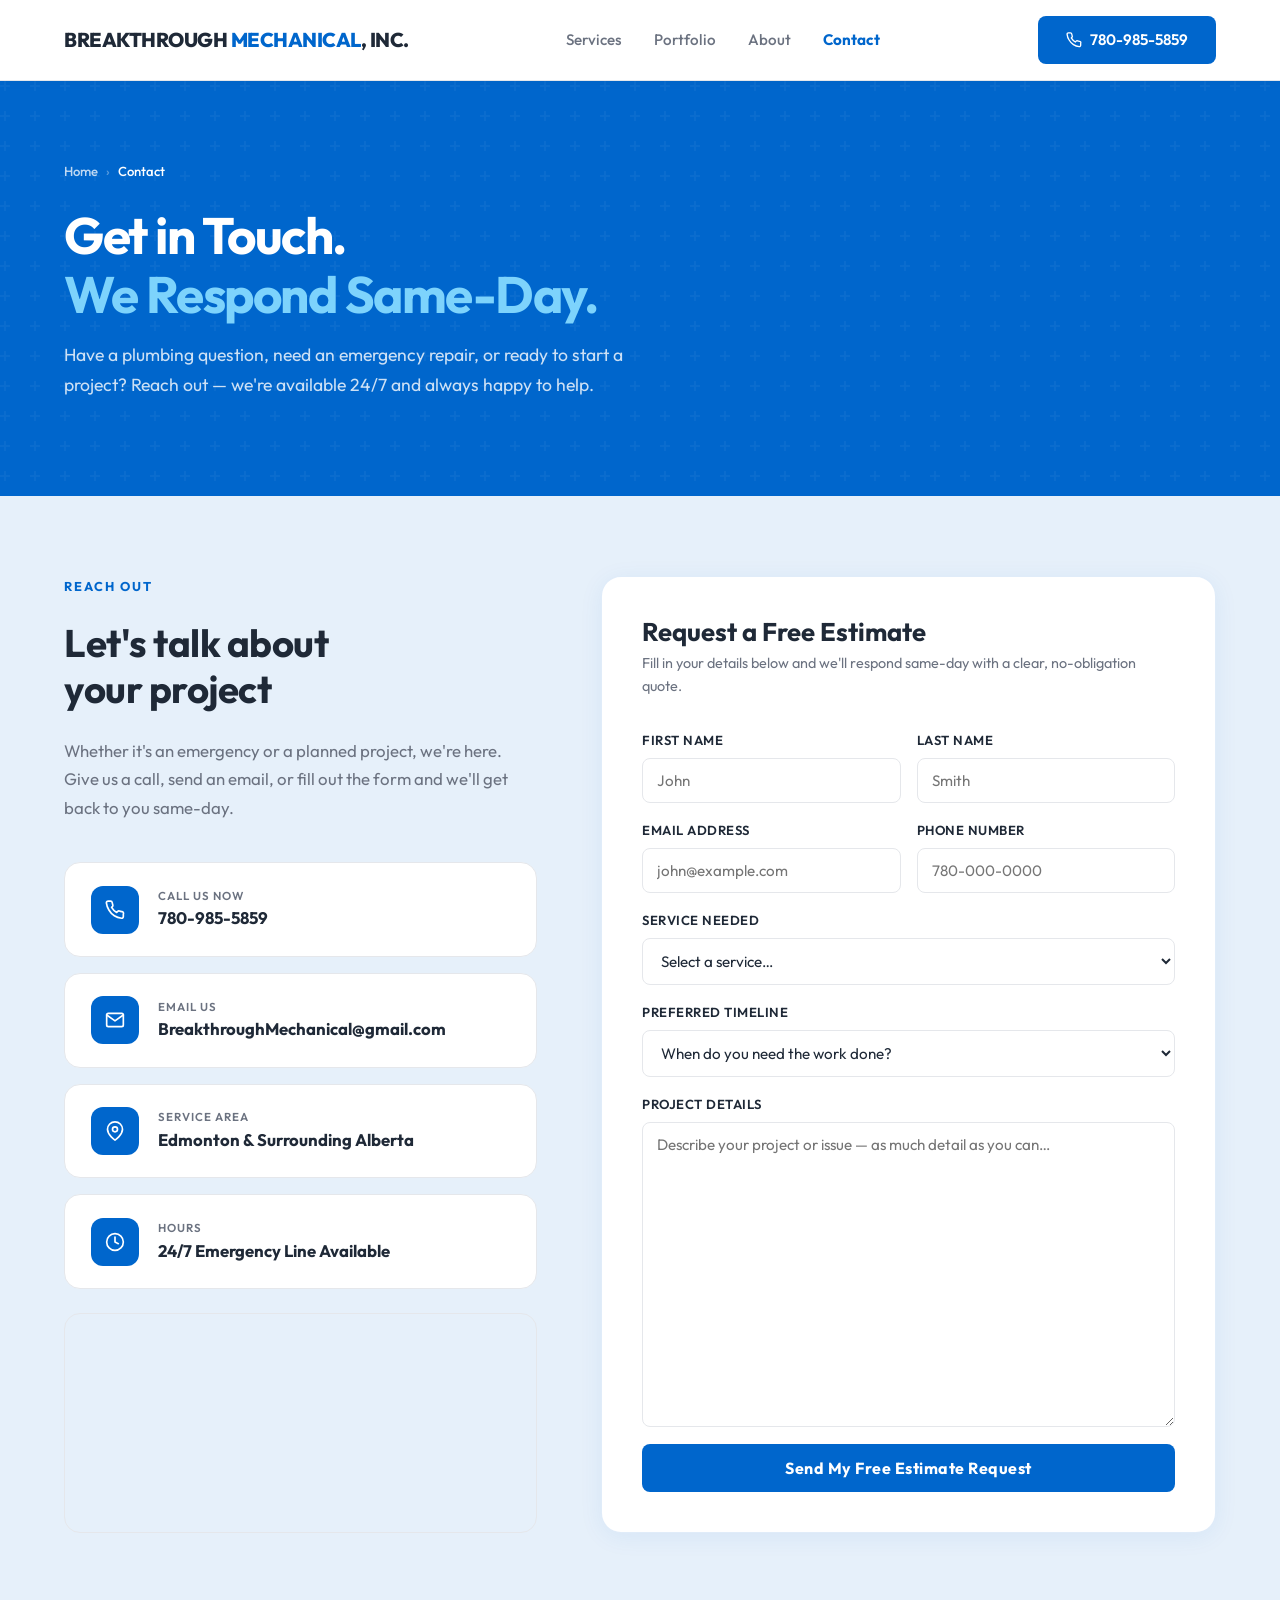
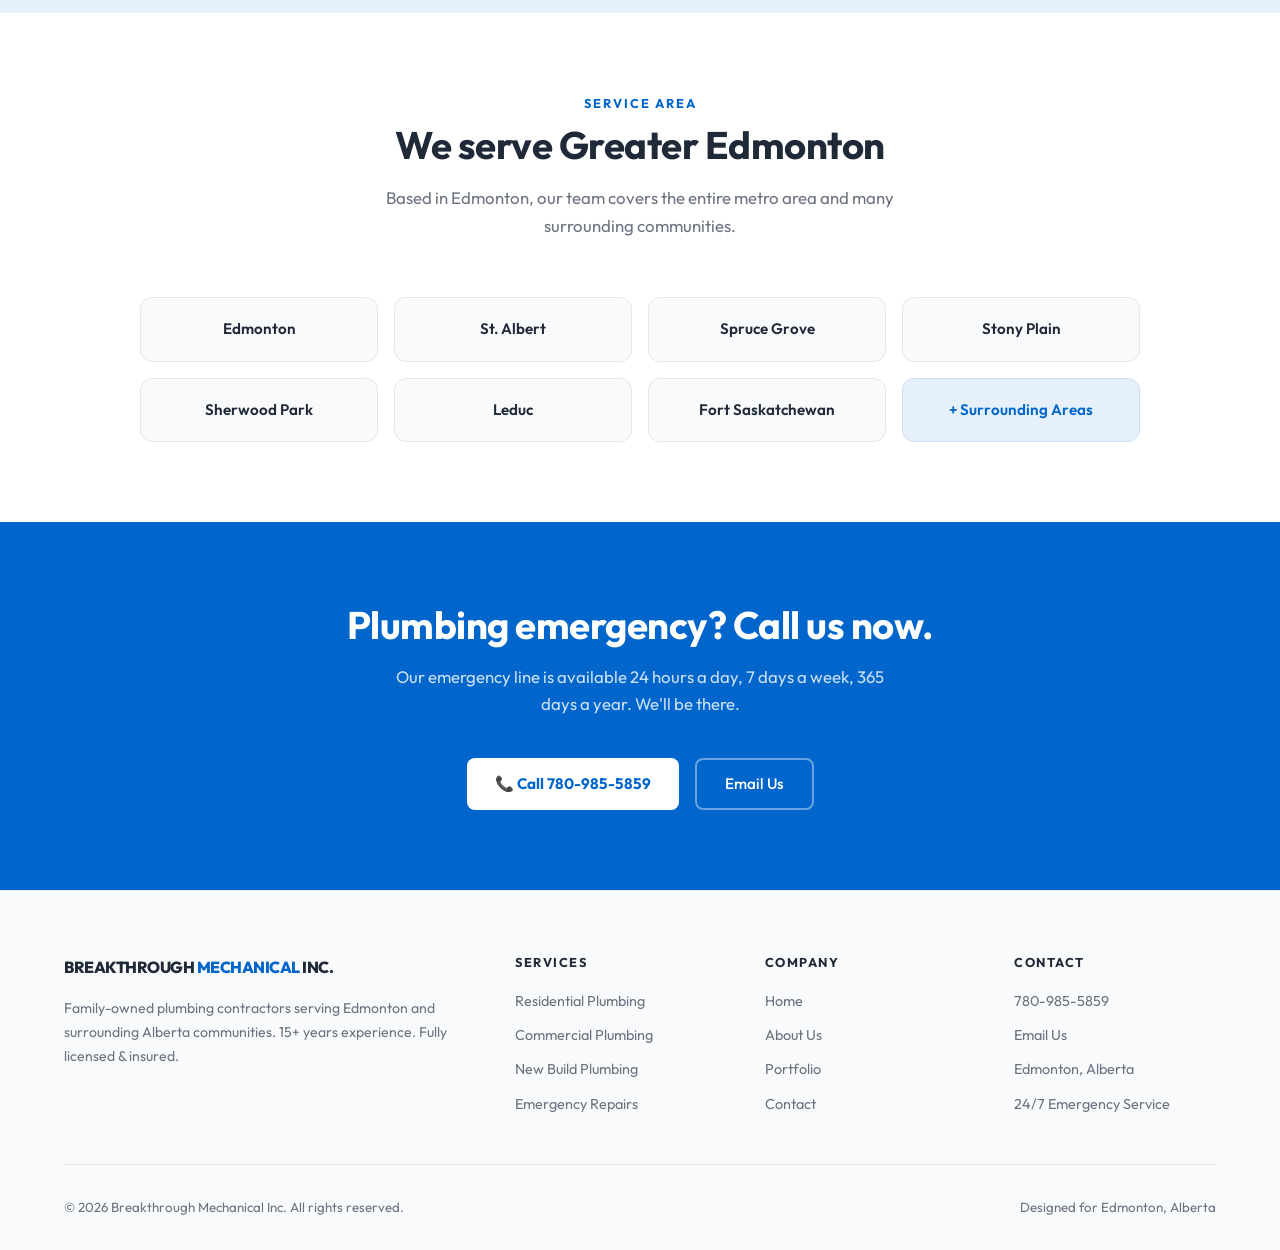
<file: contact.html>
<!DOCTYPE html>
<html lang="en">
<head>
  <meta charset="UTF-8">
  <meta name="viewport" content="width=device-width, initial-scale=1.0">
  <title>Contact Us | Breakthrough Mechanical Inc.</title>
  <meta name="description" content="Contact Breakthrough Mechanical Inc. in Edmonton, Alberta. Call 780-985-5859 or request a free estimate online. 24/7 emergency plumbing available.">
  <link rel="stylesheet" href="css/combined-theme.css">
  <link rel="stylesheet" href="css/pages.css">
</head>
<body>

  <header id="main-header">
    <div class="logo">BREAKTHROUGH <span>MECHANICAL</span>, INC.</div>
    <nav>
      <ul>
        <li><a href="services.html">Services</a></li>
        <li><a href="portfolio.html">Portfolio</a></li>
        <li><a href="about.html">About</a></li>
        <li><a href="contact.html" class="active">Contact</a></li>
      </ul>
    </nav>
    <a href="tel:7809855859" class="btn-blue">
      <svg xmlns="http://www.w3.org/2000/svg" viewBox="0 0 24 24" fill="none" stroke="currentColor" stroke-width="2" stroke-linecap="round" stroke-linejoin="round" style="width:16px;height:16px"><path d="M22 16.92v3a2 2 0 0 1-2.18 2 19.79 19.79 0 0 1-8.63-3.07A19.5 19.5 0 0 1 4.69 12 19.79 19.79 0 0 1 1.65 3.47a2 2 0 0 1 1.99-2.18h3a2 2 0 0 1 2 1.72c.127.96.361 1.903.7 2.81a2 2 0 0 1-.45 2.11L7.91 8.91a16 16 0 0 0 6.06 6.06l1.27-1.27a2 2 0 0 1 2.11-.45c.907.339 1.85.573 2.81.7A2 2 0 0 1 22 16.92z"/></svg>
      780-985-5859
    </a>
  </header>

  <!-- Page Hero -->
  <section class="page-hero">
    <div class="page-hero-inner">
      <div class="breadcrumb">
        <a href="combined-theme.html">Home</a>
        <span class="sep">›</span>
        <span class="current">Contact</span>
      </div>
      <h1>Get in Touch.<br><span>We Respond Same-Day.</span></h1>
      <p>Have a plumbing question, need an emergency repair, or ready to start a project? Reach out — we're available 24/7 and always happy to help.</p>
    </div>
  </section>

  <!-- Contact + Form -->
  <section class="page-section bg-blue">
    <div class="contact-page-grid">

      <!-- Left: Info -->
      <div class="contact-page-info">
        <div class="section-tag">Reach Out</div>
        <h2 class="section-title">Let's talk about<br>your project</h2>
        <p class="section-desc">Whether it's an emergency or a planned project, we're here. Give us a call, send an email, or fill out the form and we'll get back to you same-day.</p>

        <div class="contact-big-card">
          <div class="c-icon">
            <svg xmlns="http://www.w3.org/2000/svg" viewBox="0 0 24 24"><path d="M22 16.92v3a2 2 0 0 1-2.18 2 19.79 19.79 0 0 1-8.63-3.07A19.5 19.5 0 0 1 4.69 12 19.79 19.79 0 0 1 1.65 3.47a2 2 0 0 1 1.99-2.18h3a2 2 0 0 1 2 1.72c.127.96.361 1.903.7 2.81a2 2 0 0 1-.45 2.11L7.91 8.91a16 16 0 0 0 6.06 6.06l1.27-1.27a2 2 0 0 1 2.11-.45c.907.339 1.85.573 2.81.7A2 2 0 0 1 22 16.92z"/></svg>
          </div>
          <div>
            <div class="c-label">Call Us Now</div>
            <div class="c-value">780-985-5859</div>
          </div>
        </div>

        <div class="contact-big-card">
          <div class="c-icon">
            <svg xmlns="http://www.w3.org/2000/svg" viewBox="0 0 24 24"><path d="M4 4h16c1.1 0 2 .9 2 2v12c0 1.1-.9 2-2 2H4c-1.1 0-2-.9-2-2V6c0-1.1.9-2 2-2z"/><polyline points="22,6 12,13 2,6"/></svg>
          </div>
          <div>
            <div class="c-label">Email Us</div>
            <div class="c-value">BreakthroughMechanical@gmail.com</div>
          </div>
        </div>

        <div class="contact-big-card">
          <div class="c-icon">
            <svg xmlns="http://www.w3.org/2000/svg" viewBox="0 0 24 24"><path d="M21 10c0 7-9 13-9 13s-9-6-9-13a9 9 0 0 1 18 0z"/><circle cx="12" cy="10" r="3"/></svg>
          </div>
          <div>
            <div class="c-label">Service Area</div>
            <div class="c-value">Edmonton &amp; Surrounding Alberta</div>
          </div>
        </div>

        <div class="contact-big-card">
          <div class="c-icon">
            <svg xmlns="http://www.w3.org/2000/svg" viewBox="0 0 24 24"><circle cx="12" cy="12" r="10"/><polyline points="12 6 12 12 16 14"/></svg>
          </div>
          <div>
            <div class="c-label">Hours</div>
            <div class="c-value">24/7 Emergency Line Available</div>
          </div>
        </div>

        <!-- Google Map -->
        <div class="map-large">
          <iframe
            src="https://www.google.com/maps/embed?pb=!1m18!1m12!1m3!1d153265.91824596093!2d-113.70406437402343!3d53.5460983!2m3!1f0!2f0!3f0!3m2!1i1024!2i768!4f13.1!3m3!1m2!1s0x53a0224580deff23%3A0x411fa00c9748c09!2sEdmonton%2C%20AB!5e0!3m2!1sen!2sca!4v1714000000000!5m2!1sen!2sca"
            width="100%" height="100%"
            style="border:0;"
            allowfullscreen=""
            loading="lazy"
            referrerpolicy="no-referrer-when-downgrade"
            title="Edmonton Alberta Service Area"
          ></iframe>
        </div>
      </div>

      <!-- Right: Form -->
      <div class="contact-form-wrap">
        <h3>Request a Free Estimate</h3>
        <p class="form-sub">Fill in your details below and we'll respond same-day with a clear, no-obligation quote.</p>

        <form id="contact-form" onsubmit="handleSubmit(event)" style="display:flex;flex-direction:column;flex:1;">
          <div class="form-row">
            <div class="form-group">
              <label for="first-name">First Name</label>
              <input type="text" id="first-name" name="first_name" placeholder="John" required>
            </div>
            <div class="form-group">
              <label for="last-name">Last Name</label>
              <input type="text" id="last-name" name="last_name" placeholder="Smith" required>
            </div>
          </div>

          <div class="form-row">
            <div class="form-group">
              <label for="email">Email Address</label>
              <input type="email" id="email" name="email" placeholder="john@example.com" required>
            </div>
            <div class="form-group">
              <label for="phone">Phone Number</label>
              <input type="tel" id="phone" name="phone" placeholder="780-000-0000">
            </div>
          </div>

          <div class="form-group">
            <label for="service">Service Needed</label>
            <select id="service" name="service" required>
              <option value="" disabled selected>Select a service…</option>
              <option value="residential">Residential Plumbing</option>
              <option value="commercial">Commercial Plumbing</option>
              <option value="new-build">New Build / Construction</option>
              <option value="renovation">Renovation Plumbing</option>
              <option value="emergency">Emergency Repair</option>
              <option value="other">Other / Not Sure</option>
            </select>
          </div>

          <div class="form-group">
            <label for="timeline">Preferred Timeline</label>
            <select id="timeline" name="timeline">
              <option value="" disabled selected>When do you need the work done?</option>
              <option value="asap">As Soon as Possible</option>
              <option value="1week">Within 1 Week</option>
              <option value="1month">Within 1 Month</option>
              <option value="planning">Just Planning Ahead</option>
            </select>
          </div>

          <div class="form-group" style="flex:1;display:flex;flex-direction:column;">
            <label for="message">Project Details</label>
            <textarea id="message" name="message" placeholder="Describe your project or issue — as much detail as you can…" style="flex:1;min-height:120px;"></textarea>
          </div>

          <button type="submit" class="form-submit" id="submit-btn">
            Send My Free Estimate Request
          </button>
        </form>
      </div>

    </div>
  </section>

  <!-- Service Areas -->
  <section class="page-section">
    <div class="section-header centered">
      <div class="section-tag">Service Area</div>
      <h2 class="section-title">We serve Greater Edmonton</h2>
      <p class="section-desc">Based in Edmonton, our team covers the entire metro area and many surrounding communities.</p>
    </div>
    <div style="display:grid;grid-template-columns:repeat(4,1fr);gap:1rem;max-width:1000px;margin:0 auto;text-align:center;">
      <div style="background:var(--bg-light);border:1px solid var(--border);border-radius:12px;padding:1.2rem;font-weight:600;color:var(--text-dark);font-size:0.95rem;">Edmonton</div>
      <div style="background:var(--bg-light);border:1px solid var(--border);border-radius:12px;padding:1.2rem;font-weight:600;color:var(--text-dark);font-size:0.95rem;">St. Albert</div>
      <div style="background:var(--bg-light);border:1px solid var(--border);border-radius:12px;padding:1.2rem;font-weight:600;color:var(--text-dark);font-size:0.95rem;">Spruce Grove</div>
      <div style="background:var(--bg-light);border:1px solid var(--border);border-radius:12px;padding:1.2rem;font-weight:600;color:var(--text-dark);font-size:0.95rem;">Stony Plain</div>
      <div style="background:var(--bg-light);border:1px solid var(--border);border-radius:12px;padding:1.2rem;font-weight:600;color:var(--text-dark);font-size:0.95rem;">Sherwood Park</div>
      <div style="background:var(--bg-light);border:1px solid var(--border);border-radius:12px;padding:1.2rem;font-weight:600;color:var(--text-dark);font-size:0.95rem;">Leduc</div>
      <div style="background:var(--bg-light);border:1px solid var(--border);border-radius:12px;padding:1.2rem;font-weight:600;color:var(--text-dark);font-size:0.95rem;">Fort Saskatchewan</div>
      <div style="background:var(--secondary-blue);border:1px solid var(--accent-blue);border-radius:12px;padding:1.2rem;font-weight:600;color:var(--primary-blue);font-size:0.95rem;">+ Surrounding Areas</div>
    </div>
  </section>

  <!-- Emergency CTA -->
  <section class="inner-cta">
    <h2>Plumbing emergency? Call us now.</h2>
    <p>Our emergency line is available 24 hours a day, 7 days a week, 365 days a year. We'll be there.</p>
    <div class="inner-cta-btns">
      <a href="tel:7809855859" class="btn-white">📞 Call 780-985-5859</a>
      <a href="mailto:BreakthroughMechanical@gmail.com" class="btn-white-outline">Email Us</a>
    </div>
  </section>

  <footer>
    <div class="footer-grid">
      <div>
        <div class="logo">BREAKTHROUGH <span>MECHANICAL</span> INC.</div>
        <p class="footer-about-desc">Family-owned plumbing contractors serving Edmonton and surrounding Alberta communities. 15+ years experience. Fully licensed &amp; insured.</p>
      </div>
      <div>
        <h4>Services</h4>
        <ul>
          <li><a href="services.html">Residential Plumbing</a></li>
          <li><a href="services.html">Commercial Plumbing</a></li>
          <li><a href="services.html">New Build Plumbing</a></li>
          <li><a href="contact.html">Emergency Repairs</a></li>
        </ul>
      </div>
      <div>
        <h4>Company</h4>
        <ul>
          <li><a href="combined-theme.html">Home</a></li>
          <li><a href="about.html">About Us</a></li>
          <li><a href="portfolio.html">Portfolio</a></li>
          <li><a href="contact.html">Contact</a></li>
        </ul>
      </div>
      <div>
        <h4>Contact</h4>
        <ul>
          <li><a href="tel:7809855859">780-985-5859</a></li>
          <li><a href="mailto:BreakthroughMechanical@gmail.com">Email Us</a></li>
          <li><a href="contact.html">Edmonton, Alberta</a></li>
          <li><a href="contact.html">24/7 Emergency Service</a></li>
        </ul>
      </div>
    </div>
    <div class="footer-bottom">
      <div>&copy; 2026 Breakthrough Mechanical Inc. All rights reserved.</div>
      <div>Designed for Edmonton, Alberta</div>
    </div>
  </footer>

  <script>
    function handleSubmit(e) {
      e.preventDefault();
      const btn = document.getElementById('submit-btn');
      btn.textContent = '✓ Message Sent — We\'ll Be In Touch!';
      btn.style.background = '#10b981';
      btn.disabled = true;
      setTimeout(() => {
        btn.textContent = 'Send My Free Estimate Request';
        btn.style.background = '';
        btn.disabled = false;
        e.target.reset();
      }, 4000);
    }
  </script>

</body>
</html>
</file>
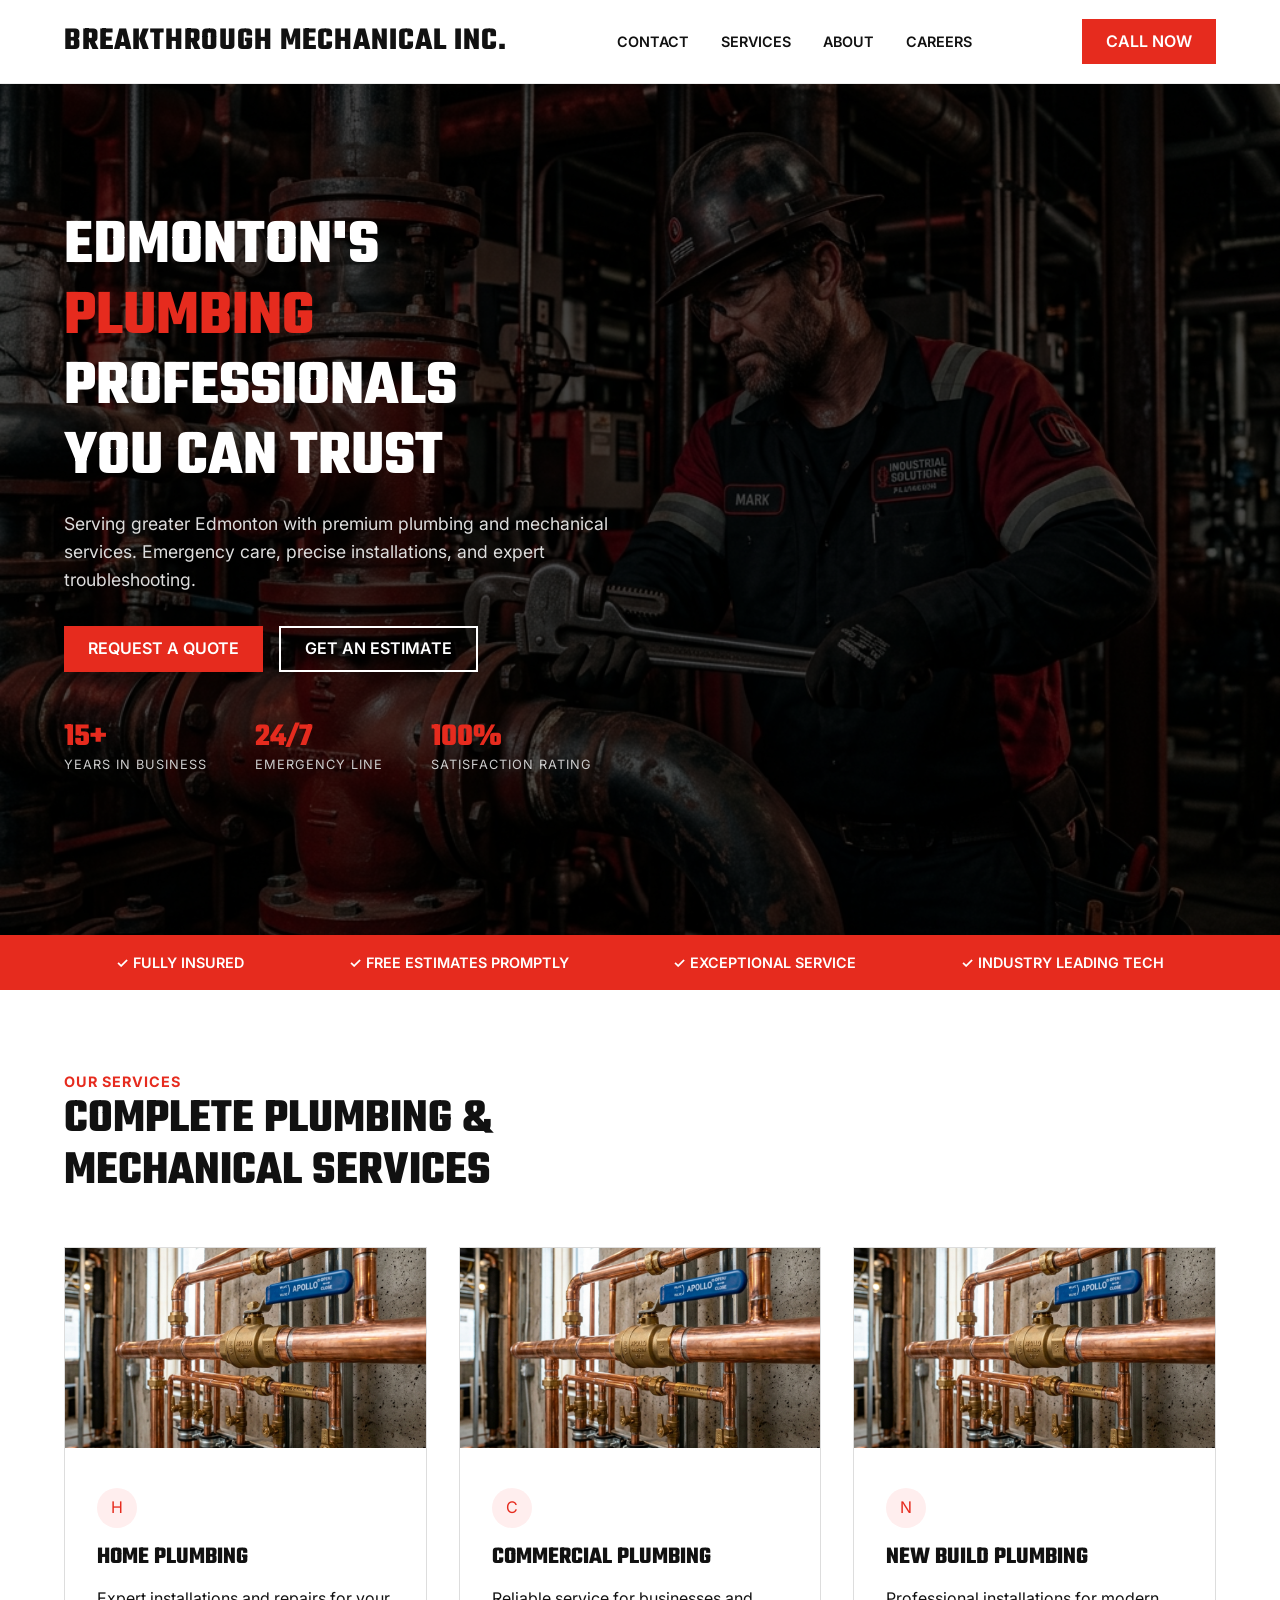
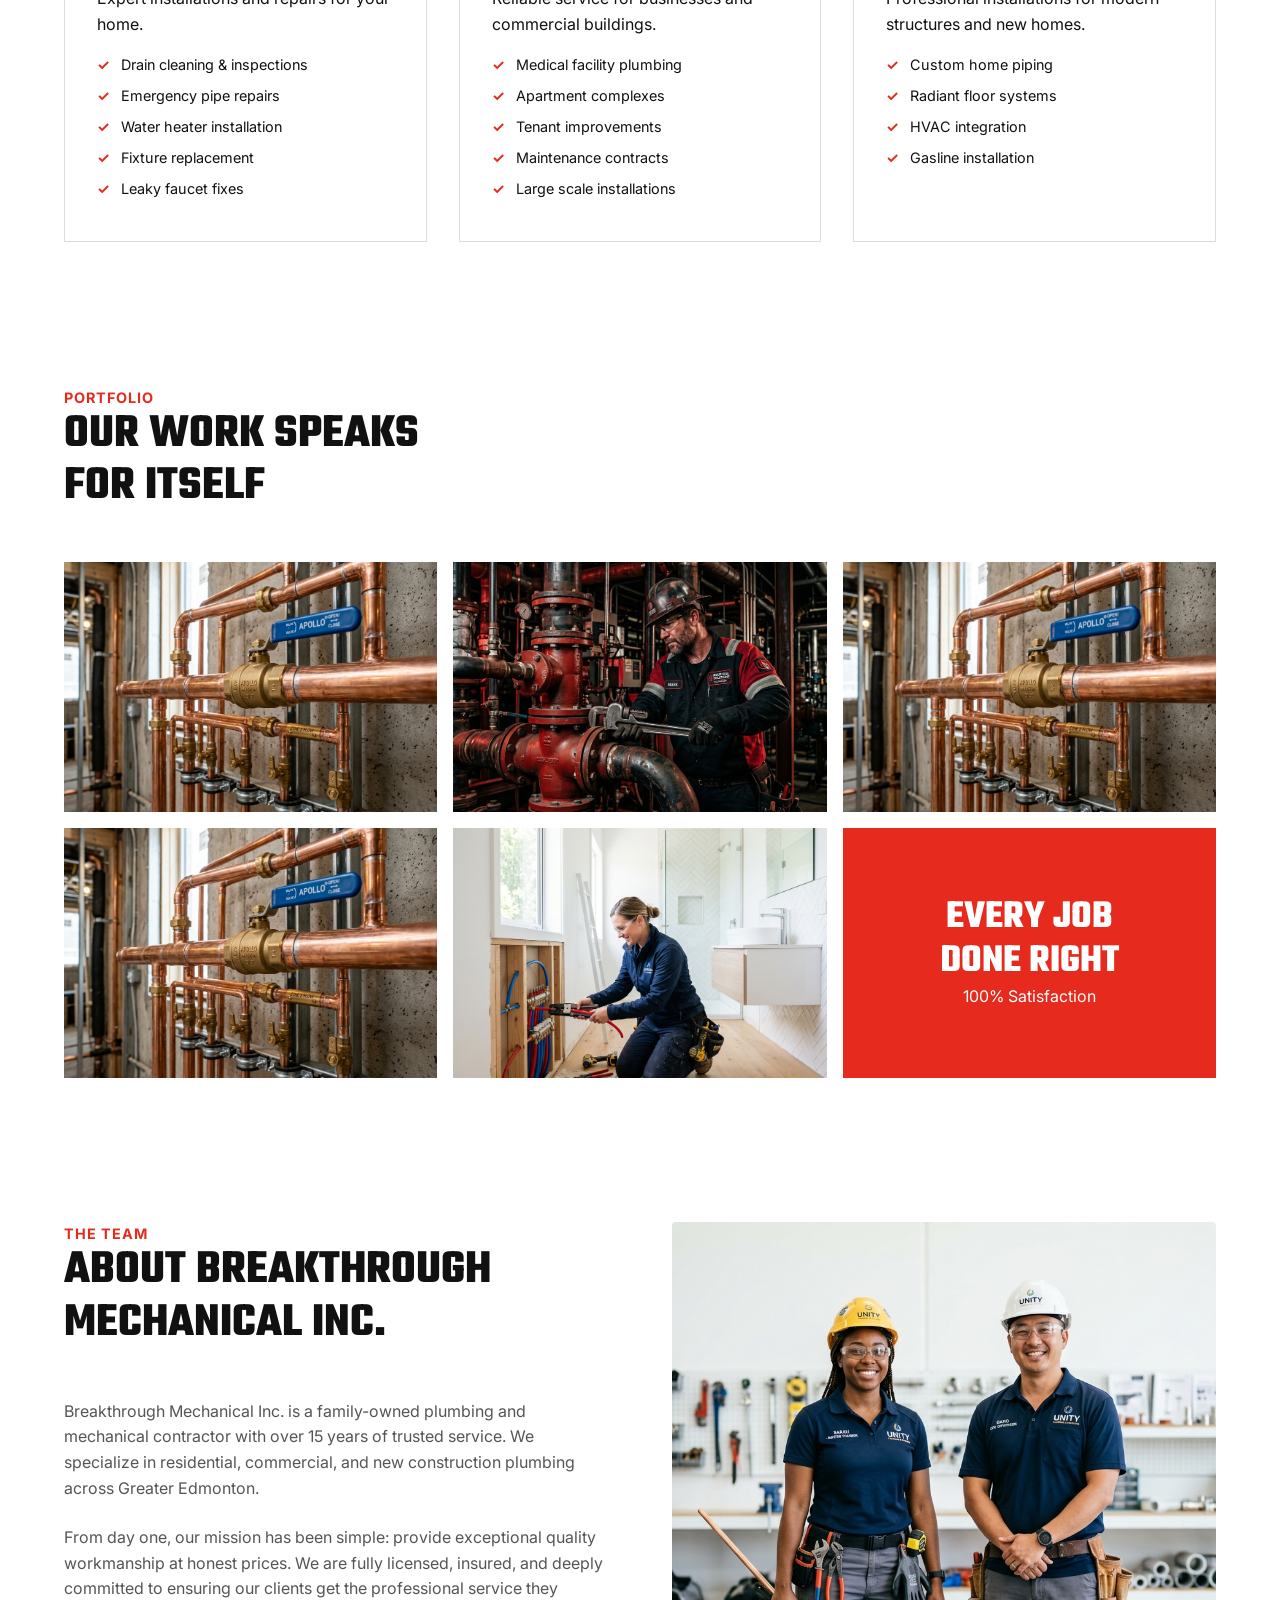
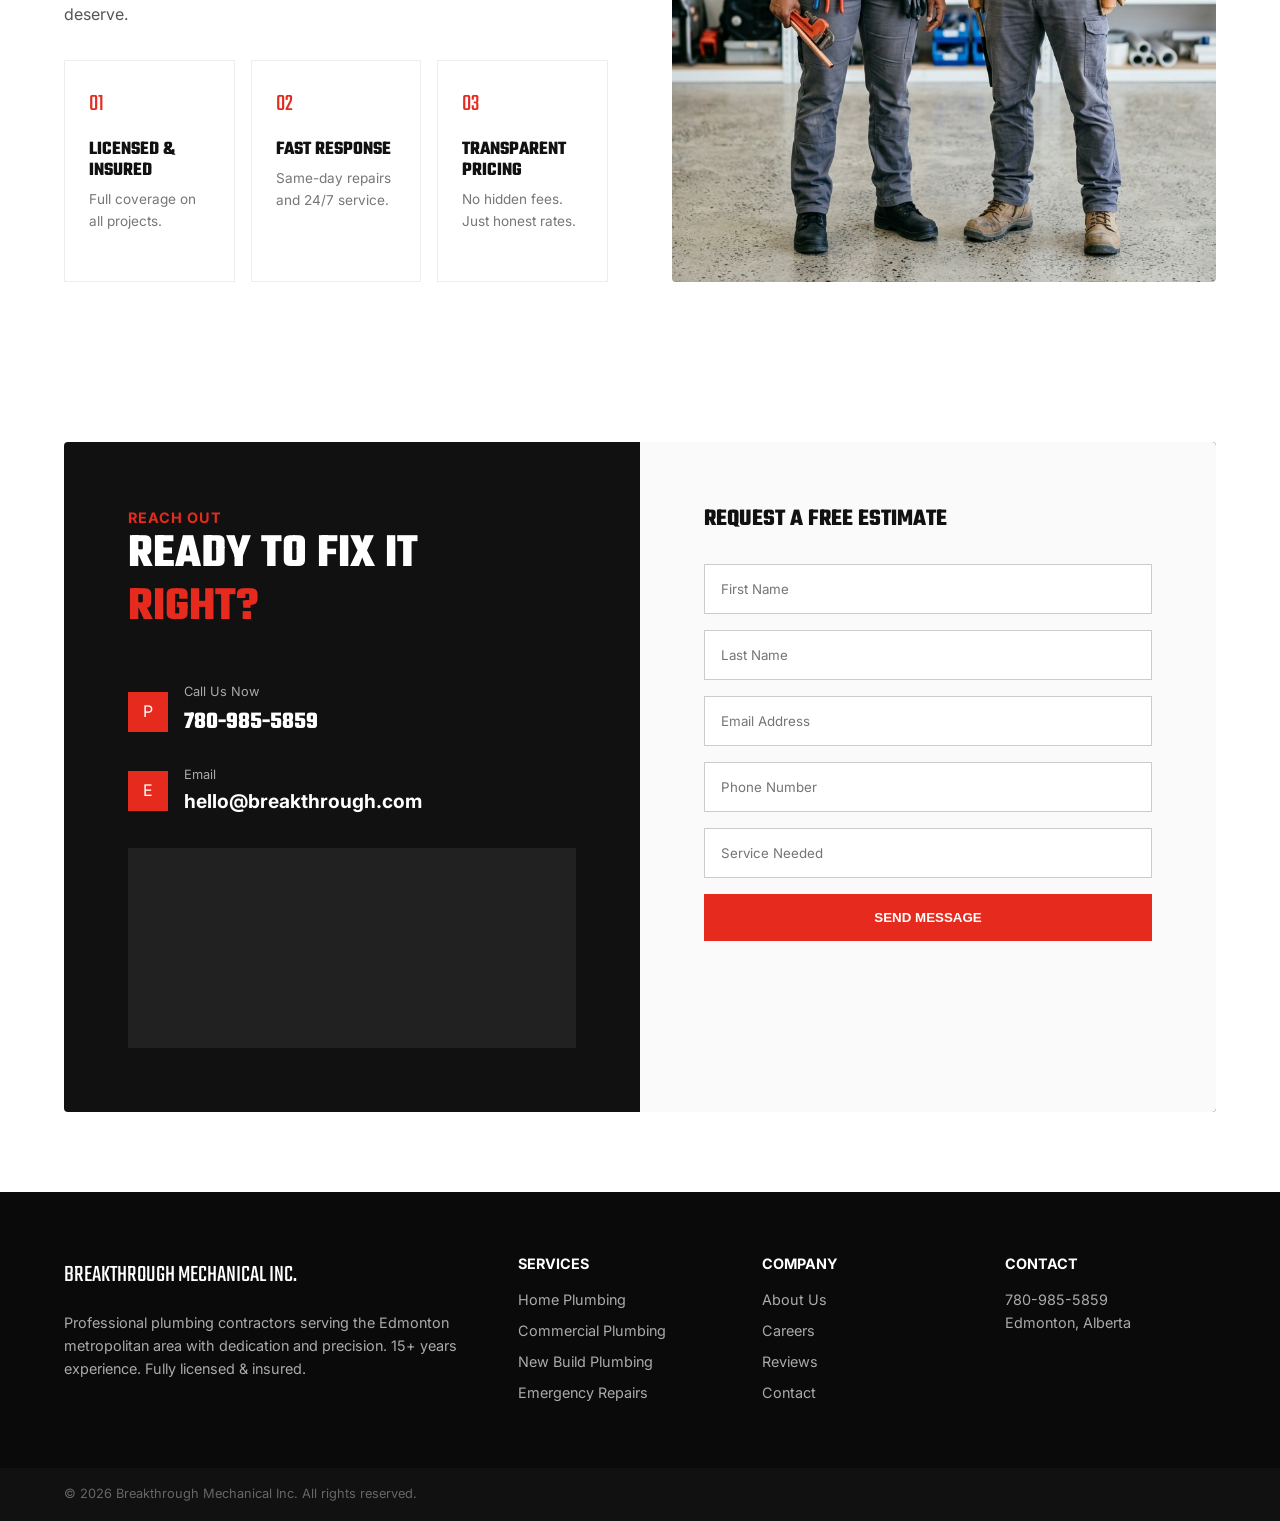
<file: dark-theme.html>
<!DOCTYPE html>
<html lang="en">
<head>
  <meta charset="UTF-8">
  <meta name="viewport" content="width=device-width, initial-scale=1.0">
  <title>Breakthrough Mechanical Inc. - Dark Theme</title>
  <link rel="stylesheet" href="css/dark-theme.css">
</head>
<body>

  <header>
    <div class="logo">BREAKTHROUGH MECHANICAL INC.</div>
    <nav>
      <ul>
        <li><a href="#">Contact</a></li>
        <li><a href="#">Services</a></li>
        <li><a href="#">About</a></li>
        <li><a href="#">Careers</a></li>
      </ul>
    </nav>
    <a href="#" class="btn-red">Call Now</a>
  </header>

  <section class="hero">
    <div class="hero-content">
      <h1>EDMONTON'S<br><span>PLUMBING</span><br>PROFESSIONALS<br>YOU CAN TRUST</h1>
      <p>Serving greater Edmonton with premium plumbing and mechanical services. Emergency care, precise installations, and expert troubleshooting.</p>
      <div class="hero-actions">
        <a href="#" class="btn-red">Request A Quote</a>
        <a href="#" class="btn-outline">Get An Estimate</a>
      </div>
      
      <div class="stats-bar">
        <div class="stat-item">
          <h3>15+</h3>
          <p>Years in business</p>
        </div>
        <div class="stat-item">
          <h3>24/7</h3>
          <p>Emergency Line</p>
        </div>
        <div class="stat-item">
          <h3>100%</h3>
          <p>Satisfaction Rating</p>
        </div>
      </div>
    </div>
  </section>

  <div class="red-banner">
    <div>✓ FULLY INSURED</div>
    <div>✓ FREE ESTIMATES PROMPTLY</div>
    <div>✓ EXCEPTIONAL SERVICE</div>
    <div>✓ INDUSTRY LEADING TECH</div>
  </div>

  <section class="services">
    <div class="section-subtitle">Our Services</div>
    <h2 class="section-title">COMPLETE PLUMBING &<br>MECHANICAL SERVICES</h2>
    <div class="services-grid">
      <div class="service-card">
        <img src="assets/images/service_plumbing_1776795367655.png" alt="Home Plumbing" class="service-img">
        <div class="service-content">
          <div class="service-icon">H</div>
          <h3>HOME PLUMBING</h3>
          <p>Expert installations and repairs for your home.</p>
          <ul>
            <li>Drain cleaning & inspections</li>
            <li>Emergency pipe repairs</li>
            <li>Water heater installation</li>
            <li>Fixture replacement</li>
            <li>Leaky faucet fixes</li>
          </ul>
        </div>
      </div>
      <div class="service-card">
        <img src="assets/images/service_plumbing_1776795367655.png" alt="Commercial Plumbing" class="service-img">
        <div class="service-content">
          <div class="service-icon">C</div>
          <h3>COMMERCIAL PLUMBING</h3>
          <p>Reliable service for businesses and commercial buildings.</p>
          <ul>
            <li>Medical facility plumbing</li>
            <li>Apartment complexes</li>
            <li>Tenant improvements</li>
            <li>Maintenance contracts</li>
            <li>Large scale installations</li>
          </ul>
        </div>
      </div>
      <div class="service-card">
        <img src="assets/images/service_plumbing_1776795367655.png" alt="New Build Plumbing" class="service-img">
        <div class="service-content">
          <div class="service-icon">N</div>
          <h3>NEW BUILD PLUMBING</h3>
          <p>Professional installations for modern structures and new homes.</p>
          <ul>
            <li>Custom home piping</li>
            <li>Radiant floor systems</li>
            <li>HVAC integration</li>
            <li>Gasline installation</li>
          </ul>
        </div>
      </div>
    </div>
  </section>

  <section class="gallery">
    <div class="section-subtitle">Portfolio</div>
    <h2 class="section-title">OUR WORK SPEAKS<br>FOR ITSELF</h2>
    <div class="gallery-grid">
      <div class="gallery-item"><img src="assets/images/service_plumbing_1776795367655.png" alt="Gallery 1"></div>
      <div class="gallery-item"><img src="assets/images/hero_dark_1776794973137.png" alt="Gallery 2"></div>
      <div class="gallery-item"><img src="assets/images/service_plumbing_1776795367655.png" alt="Gallery 3"></div>
      <div class="gallery-item"><img src="assets/images/service_plumbing_1776795367655.png" alt="Gallery 4"></div>
      <div class="gallery-item"><img src="assets/images/hero_light_1776795148964.png" alt="Gallery 5"></div>
      <div class="gallery-item red-box">
        <h3>EVERY JOB<br>DONE RIGHT</h3>
        <p>100% Satisfaction</p>
      </div>
    </div>
  </section>

  <section class="about">
    <div class="about-text">
      <div class="section-subtitle">The Team</div>
      <h2 class="section-title">ABOUT BREAKTHROUGH MECHANICAL INC.</h2>
      <p>Breakthrough Mechanical Inc. is a family-owned plumbing and mechanical contractor with over 15 years of trusted service. We specialize in residential, commercial, and new construction plumbing across Greater Edmonton.</p>
      <p>From day one, our mission has been simple: provide exceptional quality workmanship at honest prices. We are fully licensed, insured, and deeply committed to ensuring our clients get the professional service they deserve.</p>
      
      <div class="values-grid">
        <div class="value-card">
          <div class="value-num">01</div>
          <h4>LICENSED & INSURED</h4>
          <p>Full coverage on all projects.</p>
        </div>
        <div class="value-card">
          <div class="value-num">02</div>
          <h4>FAST RESPONSE</h4>
          <p>Same-day repairs and 24/7 service.</p>
        </div>
        <div class="value-card">
          <div class="value-num">03</div>
          <h4>TRANSPARENT PRICING</h4>
          <p>No hidden fees. Just honest rates.</p>
        </div>
      </div>
    </div>
    <div class="about-images">
      <img src="assets/images/plumbers_team_1776795403152.png" alt="Team 1" style="grid-column: span 2;">
    </div>
  </section>

  <section class="contact-cta">
    <div class="cta-content">
      <div class="section-subtitle">Reach Out</div>
      <h2 class="section-title" style="color: white">READY TO FIX IT<br><span style="color: var(--primary-red)">RIGHT?</span></h2>
      <div class="contact-item">
        <div class="icon">P</div>
        <div>
          <div style="font-size:0.8rem; color:#aaa">Call Us Now</div>
          <div style="font-size:1.5rem; font-weight:bold; font-family:'Teko'">780-985-5859</div>
        </div>
      </div>
      <div class="contact-item">
        <div class="icon">E</div>
        <div>
          <div style="font-size:0.8rem; color:#aaa">Email</div>
          <div style="font-size:1.2rem; font-weight:bold; font-family:'Inter'">hello@breakthrough.com</div>
        </div>
      </div>
      <div class="map"></div>
    </div>
    <div class="cta-form">
      <h3 style="margin-bottom:2rem; font-size:1.5rem;">REQUEST A FREE ESTIMATE</h3>
      <form>
        <input type="text" placeholder="First Name">
        <input type="text" placeholder="Last Name">
        <input type="email" placeholder="Email Address">
        <input type="tel" placeholder="Phone Number">
        <input type="text" placeholder="Service Needed">
        <button type="submit">Send Message</button>
      </form>
    </div>
  </section>

  <footer>
    <div>
      <div class="footer-logo">BREAKTHROUGH MECHANICAL INC.</div>
      <p style="color:#aaa; margin-bottom:1rem;">Professional plumbing contractors serving the Edmonton metropolitan area with dedication and precision. 15+ years experience. Fully licensed & insured.</p>
    </div>
    <div>
      <h4 style="color:white; margin-bottom:1rem; font-family:'Inter'">SERVICES</h4>
      <ul style="list-style:none; display:flex; flex-direction:column; gap:0.5rem">
        <li><a href="#">Home Plumbing</a></li>
        <li><a href="#">Commercial Plumbing</a></li>
        <li><a href="#">New Build Plumbing</a></li>
        <li><a href="#">Emergency Repairs</a></li>
      </ul>
    </div>
    <div>
      <h4 style="color:white; margin-bottom:1rem; font-family:'Inter'">COMPANY</h4>
      <ul style="list-style:none; display:flex; flex-direction:column; gap:0.5rem">
        <li><a href="#">About Us</a></li>
        <li><a href="#">Careers</a></li>
        <li><a href="#">Reviews</a></li>
        <li><a href="#">Contact</a></li>
      </ul>
    </div>
    <div>
      <h4 style="color:white; margin-bottom:1rem; font-family:'Inter'">CONTACT</h4>
      <p style="color:#aaa">780-985-5859</p>
      <p style="color:#aaa">Edmonton, Alberta</p>
    </div>
  </footer>
  <div class="footer-bottom">
    <div>&copy; 2026 Breakthrough Mechanical Inc. All rights reserved.</div>
  </div>

</body>
</html>
</file>
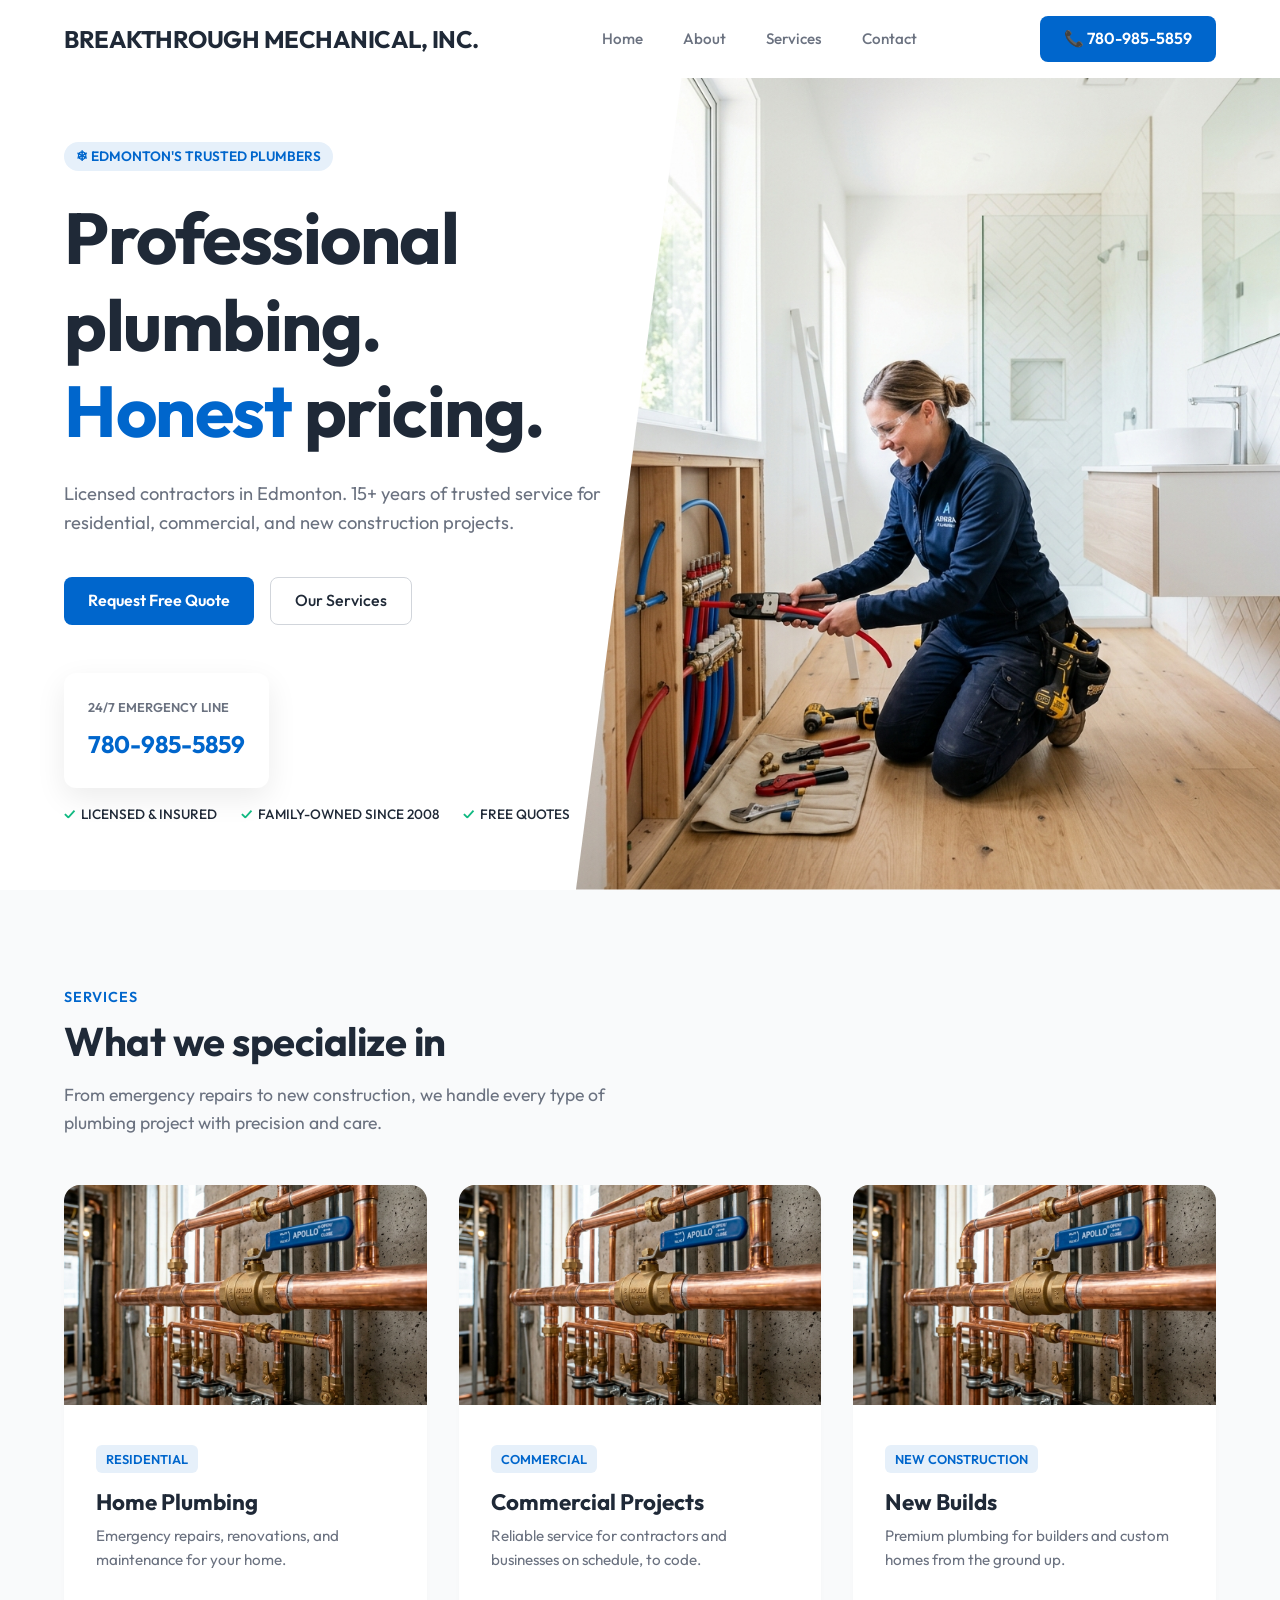
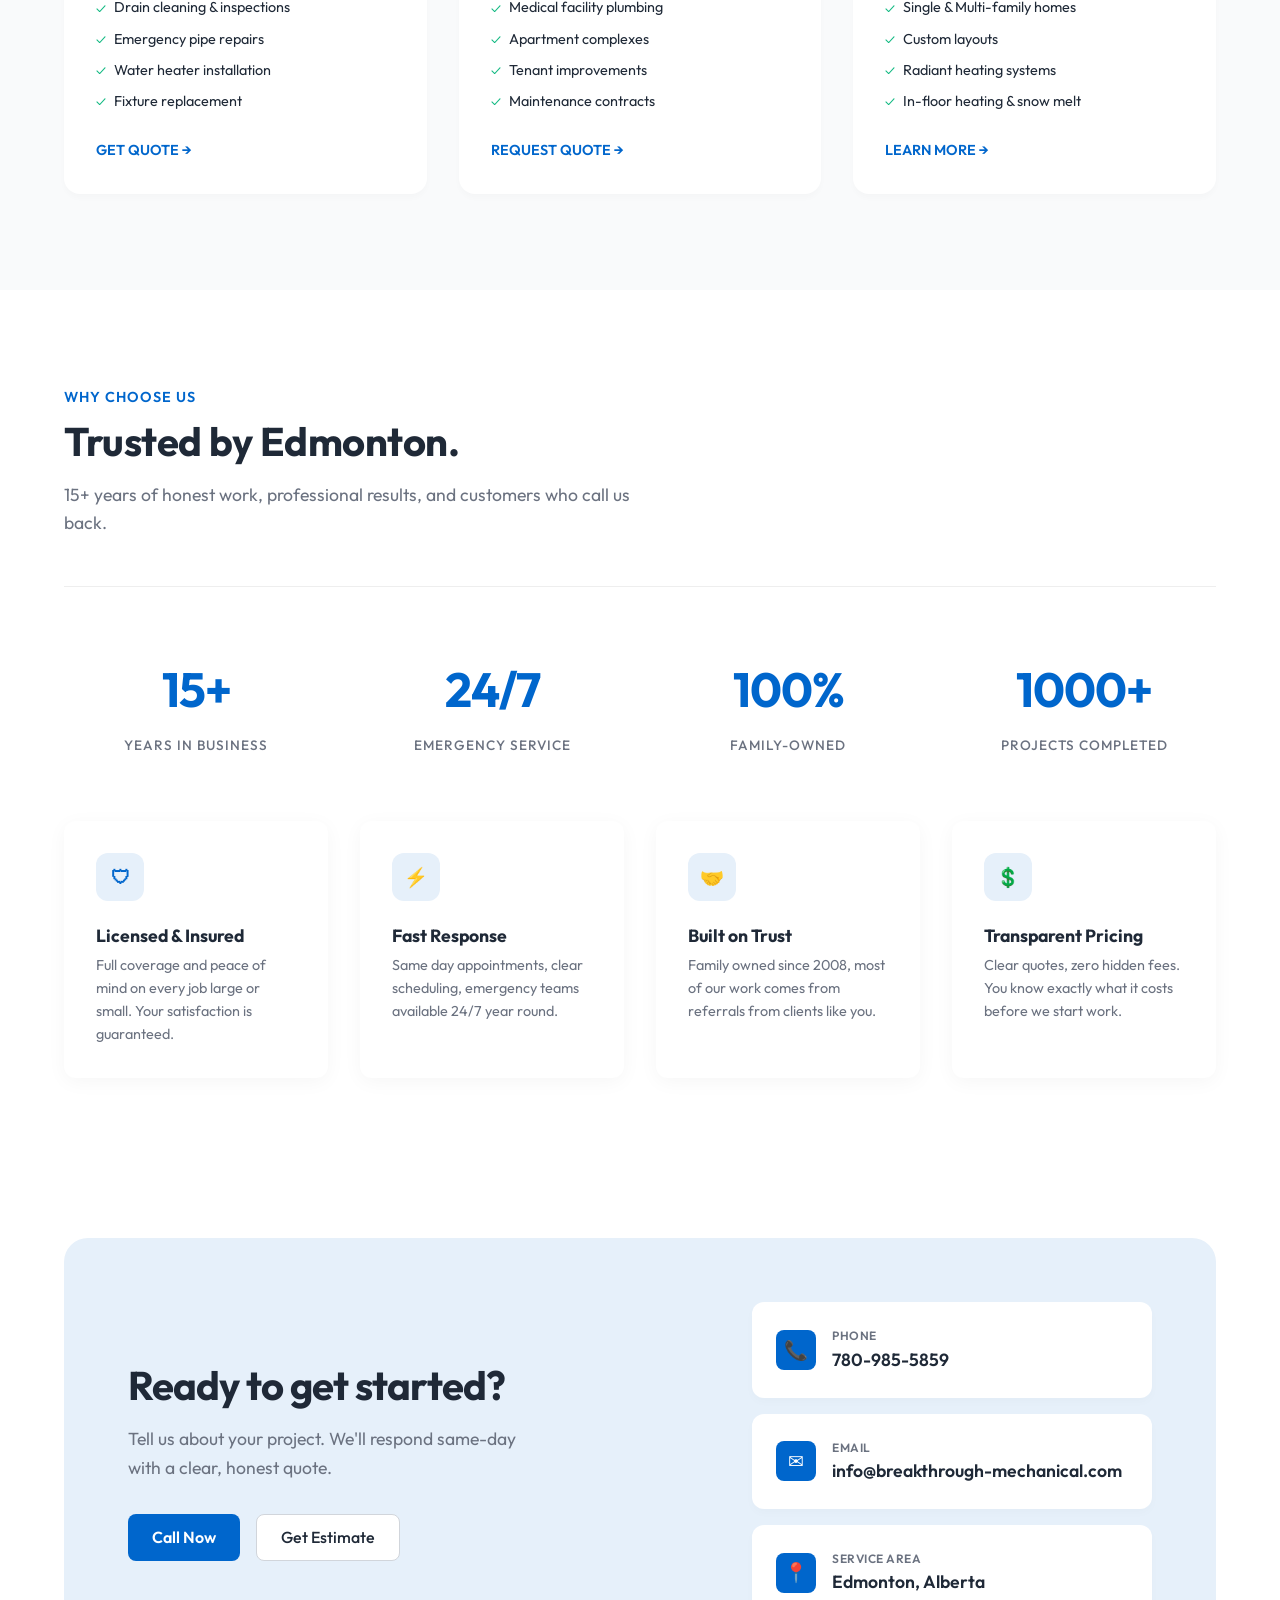
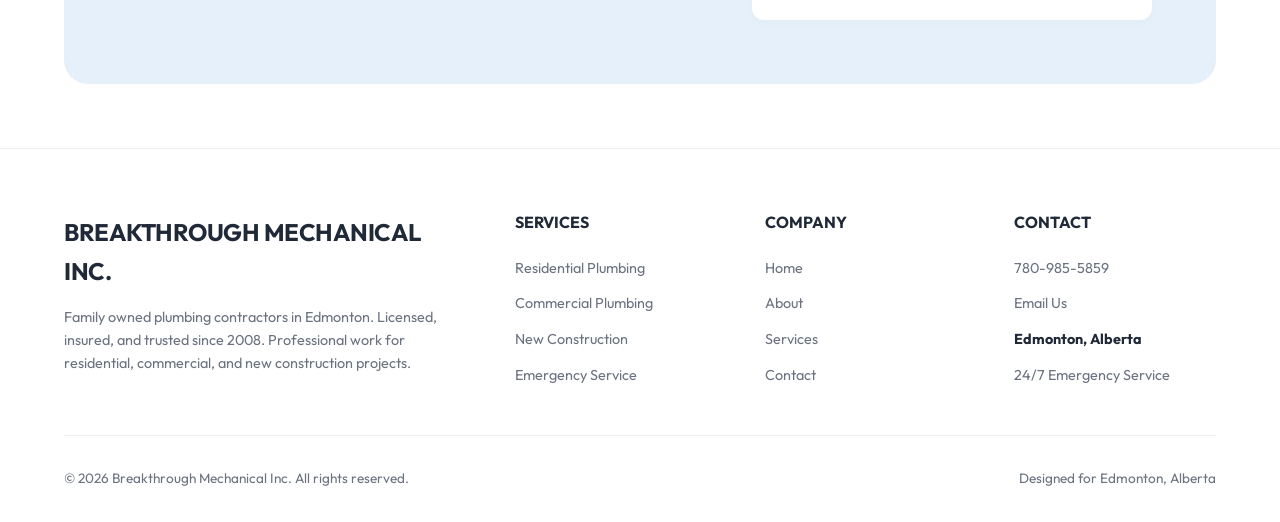
<file: light-theme.html>
<!DOCTYPE html>
<html lang="en">
<head>
  <meta charset="UTF-8">
  <meta name="viewport" content="width=device-width, initial-scale=1.0">
  <title>Breakthrough Mechanical Inc. - Light Theme</title>
  <link rel="stylesheet" href="css/light-theme.css">
</head>
<body>

  <header>
    <div class="logo">BREAKTHROUGH MECHANICAL, INC.</div>
    <nav>
      <ul>
        <li><a href="#">Home</a></li>
        <li><a href="#">About</a></li>
        <li><a href="#">Services</a></li>
        <li><a href="#">Contact</a></li>
      </ul>
    </nav>
    <a href="#" class="btn-blue">📞 780-985-5859</a>
  </header>

  <section class="hero">
    <div class="hero-content">
      <div class="subtitle">❄ EDMONTON'S TRUSTED PLUMBERS</div>
      <h1>Professional plumbing.<br><span>Honest</span> pricing.</h1>
      <p>Licensed contractors in Edmonton. 15+ years of trusted service for residential, commercial, and new construction projects.</p>
      
      <div class="hero-actions">
        <a href="#" class="btn-blue">Request Free Quote</a>
        <a href="#" class="btn-outline">Our Services</a>
      </div>

      <div class="floating-card">
        <span class="small-text">24/7 Emergency Line</span>
        <span class="big-text">780-985-5859</span>
      </div>

      <div class="benefit-list">
        <span>LICENSED & INSURED</span>
        <span>FAMILY-OWNED SINCE 2008</span>
        <span>FREE QUOTES</span>
      </div>
    </div>
    
    <img src="assets/images/hero_light_1776795148964.png" alt="Happy Plumber" class="hero-image">
  </section>

  <section class="services">
    <div class="section-tag">Services</div>
    <h2 class="section-title">What we specialize in</h2>
    <p class="section-desc">From emergency repairs to new construction, we handle every type of plumbing project with precision and care.</p>
    
    <div class="services-grid">
      <div class="service-card">
        <img src="assets/images/service_plumbing_1776795367655.png" alt="Home Plumbing" class="service-img">
        <div class="service-content">
          <span class="service-badge">RESIDENTIAL</span>
          <h3>Home Plumbing</h3>
          <p>Emergency repairs, renovations, and maintenance for your home.</p>
          <ul>
            <li>Drain cleaning & inspections</li>
            <li>Emergency pipe repairs</li>
            <li>Water heater installation</li>
            <li>Fixture replacement</li>
          </ul>
          <a href="#" class="service-link">GET QUOTE →</a>
        </div>
      </div>
      <div class="service-card">
        <img src="assets/images/service_plumbing_1776795367655.png" alt="Commercial Plumbing" class="service-img">
        <div class="service-content">
          <span class="service-badge">COMMERCIAL</span>
          <h3>Commercial Projects</h3>
          <p>Reliable service for contractors and businesses on schedule, to code.</p>
          <ul>
            <li>Medical facility plumbing</li>
            <li>Apartment complexes</li>
            <li>Tenant improvements</li>
            <li>Maintenance contracts</li>
          </ul>
          <a href="#" class="service-link">REQUEST QUOTE →</a>
        </div>
      </div>
      <div class="service-card">
        <img src="assets/images/service_plumbing_1776795367655.png" alt="New Build Plumbing" class="service-img">
        <div class="service-content">
          <span class="service-badge">NEW CONSTRUCTION</span>
          <h3>New Builds</h3>
          <p>Premium plumbing for builders and custom homes from the ground up.</p>
          <ul>
            <li>Single & Multi-family homes</li>
            <li>Custom layouts</li>
            <li>Radiant heating systems</li>
            <li>In-floor heating & snow melt</li>
          </ul>
          <a href="#" class="service-link">LEARN MORE →</a>
        </div>
      </div>
    </div>
  </section>

  <section class="trust-section">
    <div class="section-tag">WHY CHOOSE US</div>
    <h2 class="section-title">Trusted by Edmonton.</h2>
    <p class="section-desc">15+ years of honest work, professional results, and customers who call us back.</p>

    <div class="stats-grid">
      <div class="stat-box">
        <div class="number">15+</div>
        <div class="label">Years in Business</div>
      </div>
      <div class="stat-box">
        <div class="number">24/7</div>
        <div class="label">Emergency Service</div>
      </div>
      <div class="stat-box">
        <div class="number">100%</div>
        <div class="label">Family-Owned</div>
      </div>
      <div class="stat-box">
        <div class="number">1000+</div>
        <div class="label">Projects Completed</div>
      </div>
    </div>

    <div class="features-list">
      <div class="feature-item">
        <div class="feature-icon">🛡</div>
        <h4>Licensed & Insured</h4>
        <p>Full coverage and peace of mind on every job large or small. Your satisfaction is guaranteed.</p>
      </div>
      <div class="feature-item">
        <div class="feature-icon">⚡</div>
        <h4>Fast Response</h4>
        <p>Same day appointments, clear scheduling, emergency teams available 24/7 year round.</p>
      </div>
      <div class="feature-item">
        <div class="feature-icon">🤝</div>
        <h4>Built on Trust</h4>
        <p>Family owned since 2008, most of our work comes from referrals from clients like you.</p>
      </div>
      <div class="feature-item">
        <div class="feature-icon">💲</div>
        <h4>Transparent Pricing</h4>
        <p>Clear quotes, zero hidden fees. You know exactly what it costs before we start work.</p>
      </div>
    </div>
  </section>

  <section class="cta-block">
    <div class="cta-text">
      <h2>Ready to get started?</h2>
      <p>Tell us about your project. We'll respond same-day with a clear, honest quote.</p>
      <div style="display:flex; gap:1rem;">
        <a href="#" class="btn-blue">Call Now</a>
        <a href="#" class="btn-outline" style="background:white">Get Estimate</a>
      </div>
    </div>
    <div class="cta-cards">
      <div class="contact-card">
        <div class="icon">📞</div>
        <div class="info">
          <span class="label">Phone</span>
          <span class="value">780-985-5859</span>
        </div>
      </div>
      <div class="contact-card">
        <div class="icon">✉</div>
        <div class="info">
          <span class="label">Email</span>
          <span class="value">info@breakthrough-mechanical.com</span>
        </div>
      </div>
      <div class="contact-card">
        <div class="icon">📍</div>
        <div class="info">
          <span class="label">Service Area</span>
          <span class="value">Edmonton, Alberta</span>
        </div>
      </div>
    </div>
  </section>

  <footer>
    <div class="footer-grid">
      <div>
        <div class="logo">BREAKTHROUGH MECHANICAL INC.</div>
        <p style="color:var(--text-gray); margin-top:1rem;">Family owned plumbing contractors in Edmonton. Licensed, insured, and trusted since 2008. Professional work for residential, commercial, and new construction projects.</p>
      </div>
      <div>
        <h4>SERVICES</h4>
        <ul>
          <li><a href="#">Residential Plumbing</a></li>
          <li><a href="#">Commercial Plumbing</a></li>
          <li><a href="#">New Construction</a></li>
          <li><a href="#">Emergency Service</a></li>
        </ul>
      </div>
      <div>
        <h4>COMPANY</h4>
        <ul>
          <li><a href="#">Home</a></li>
          <li><a href="#">About</a></li>
          <li><a href="#">Services</a></li>
          <li><a href="#">Contact</a></li>
        </ul>
      </div>
      <div>
        <h4>CONTACT</h4>
        <ul>
          <li><a href="#">780-985-5859</a></li>
          <li><a href="#">Email Us</a></li>
          <li><strong style="color:var(--text-dark)">Edmonton, Alberta</strong></li>
          <li><a href="#">24/7 Emergency Service</a></li>
        </ul>
      </div>
    </div>
    <div class="footer-bottom">
      <div>&copy; 2026 Breakthrough Mechanical Inc. All rights reserved.</div>
      <div>Designed for Edmonton, Alberta</div>
    </div>
  </footer>

</body>
</html>
</file>
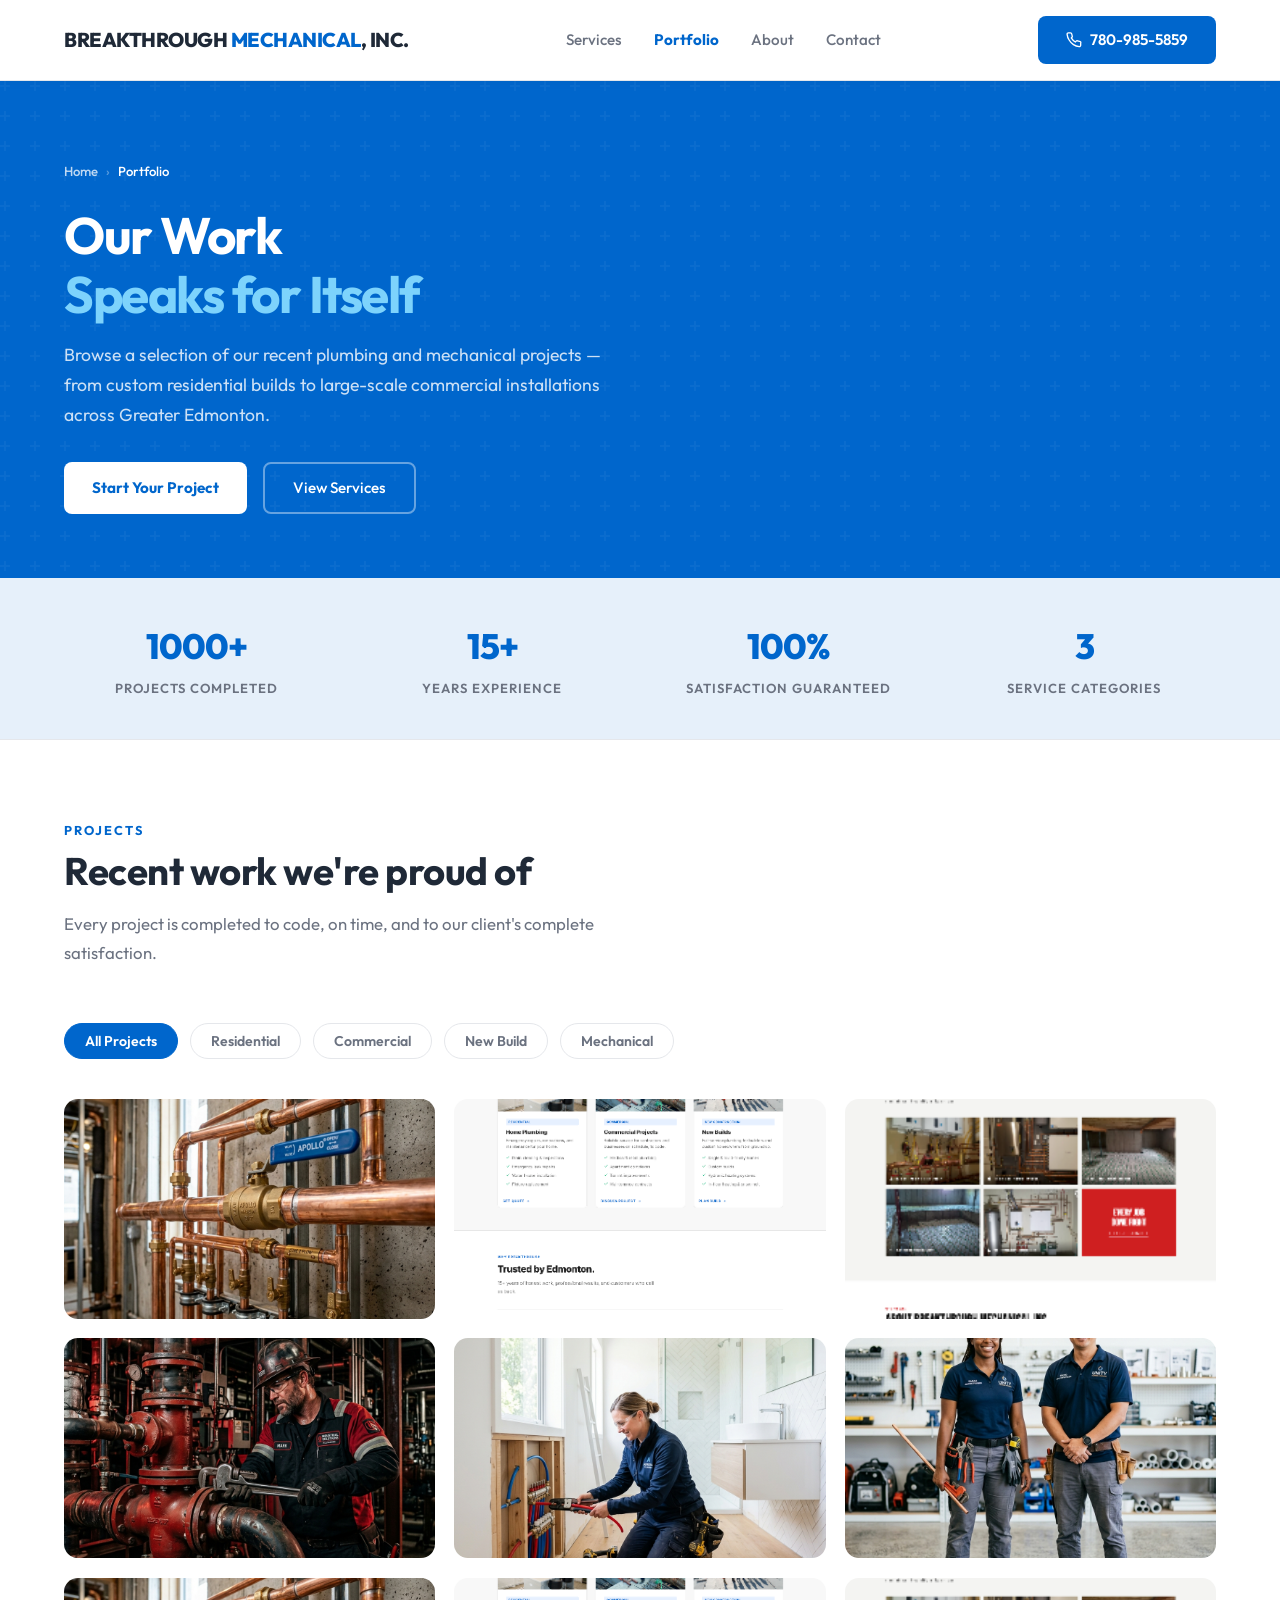
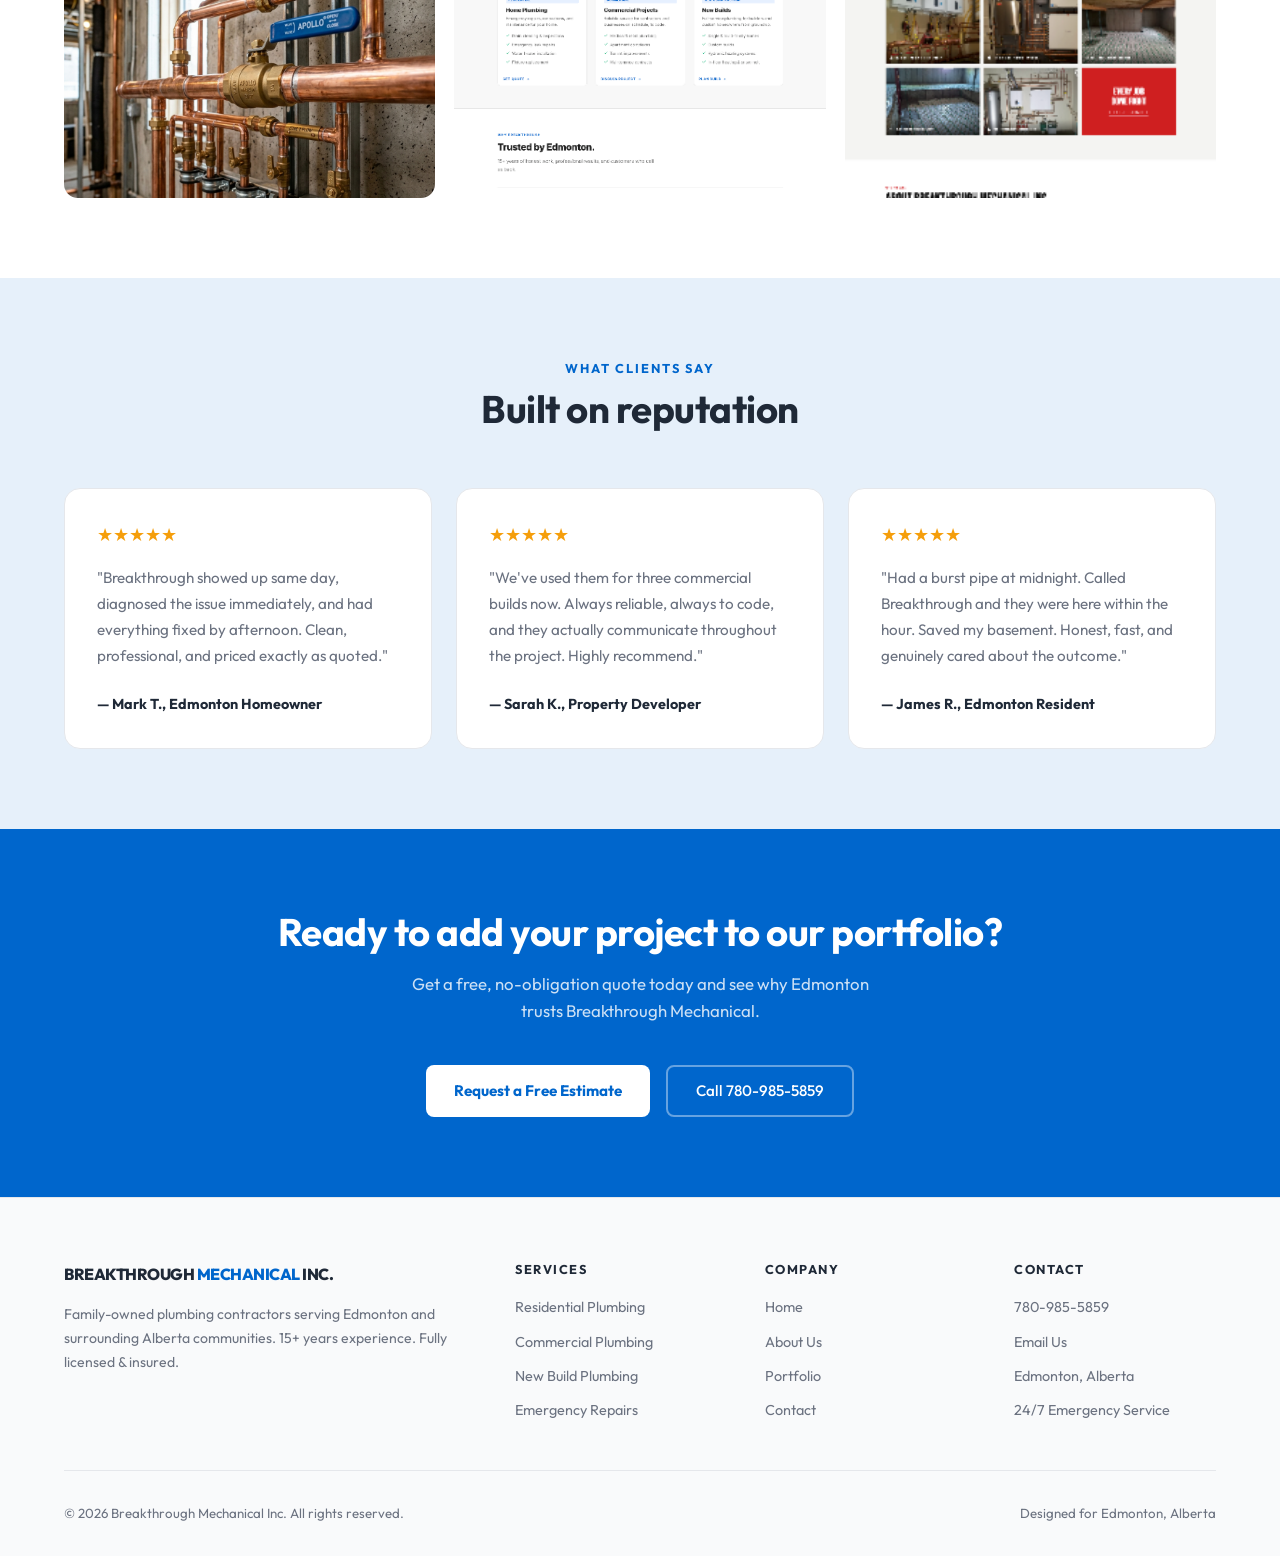
<file: portfolio.html>
<!DOCTYPE html>
<html lang="en">
<head>
  <meta charset="UTF-8">
  <meta name="viewport" content="width=device-width, initial-scale=1.0">
  <title>Portfolio | Breakthrough Mechanical Inc.</title>
  <meta name="description" content="See our completed plumbing and mechanical projects across Edmonton, Alberta — residential, commercial, and new construction.">
  <link rel="stylesheet" href="css/combined-theme.css">
  <link rel="stylesheet" href="css/pages.css">
</head>
<body>

  <header id="main-header">
    <div class="logo">BREAKTHROUGH <span>MECHANICAL</span>, INC.</div>
    <nav>
      <ul>
        <li><a href="services.html">Services</a></li>
        <li><a href="portfolio.html" class="active">Portfolio</a></li>
        <li><a href="about.html">About</a></li>
        <li><a href="contact.html">Contact</a></li>
      </ul>
    </nav>
    <a href="tel:7809855859" class="btn-blue">
      <svg xmlns="http://www.w3.org/2000/svg" viewBox="0 0 24 24" fill="none" stroke="currentColor" stroke-width="2" stroke-linecap="round" stroke-linejoin="round" style="width:16px;height:16px"><path d="M22 16.92v3a2 2 0 0 1-2.18 2 19.79 19.79 0 0 1-8.63-3.07A19.5 19.5 0 0 1 4.69 12 19.79 19.79 0 0 1 1.65 3.47a2 2 0 0 1 1.99-2.18h3a2 2 0 0 1 2 1.72c.127.96.361 1.903.7 2.81a2 2 0 0 1-.45 2.11L7.91 8.91a16 16 0 0 0 6.06 6.06l1.27-1.27a2 2 0 0 1 2.11-.45c.907.339 1.85.573 2.81.7A2 2 0 0 1 22 16.92z"/></svg>
      780-985-5859
    </a>
  </header>

  <!-- Page Hero -->
  <section class="page-hero">
    <div class="page-hero-inner">
      <div class="breadcrumb">
        <a href="combined-theme.html">Home</a>
        <span class="sep">›</span>
        <span class="current">Portfolio</span>
      </div>
      <h1>Our Work<br><span>Speaks for Itself</span></h1>
      <p>Browse a selection of our recent plumbing and mechanical projects — from custom residential builds to large-scale commercial installations across Greater Edmonton.</p>
      <div class="page-hero-actions">
        <a href="contact.html" class="btn-white">Start Your Project</a>
        <a href="services.html" class="btn-white-outline">View Services</a>
      </div>
    </div>
  </section>

  <!-- Stats Strip -->
  <div class="stats-strip">
    <div class="stats-strip-item"><div class="num">1000+</div><div class="lbl">Projects Completed</div></div>
    <div class="stats-strip-item"><div class="num">15+</div><div class="lbl">Years Experience</div></div>
    <div class="stats-strip-item"><div class="num">100%</div><div class="lbl">Satisfaction Guaranteed</div></div>
    <div class="stats-strip-item"><div class="num">3</div><div class="lbl">Service Categories</div></div>
  </div>

  <!-- Gallery -->
  <section class="page-section">
    <div class="section-header">
      <div class="section-tag">Projects</div>
      <h2 class="section-title">Recent work we're proud of</h2>
      <p class="section-desc">Every project is completed to code, on time, and to our client's complete satisfaction.</p>
    </div>

    <!-- Filter tabs (visual only) -->
    <div class="filter-tabs">
      <button class="filter-btn active">All Projects</button>
      <button class="filter-btn">Residential</button>
      <button class="filter-btn">Commercial</button>
      <button class="filter-btn">New Build</button>
      <button class="filter-btn">Mechanical</button>
    </div>

    <div class="gallery-masonry">

      <div class="gallery-card">
        <img src="assets/images/service_plumbing_1776795367655.png" alt="Residential copper pipe installation">
        <div class="gallery-overlay">
          <div class="tag">Residential</div>
          <h4>Custom Copper Pipe Installation</h4>
        </div>
      </div>

      <div class="gallery-card">
        <img src="assets/images/media__1776794252336.png" alt="Commercial mechanical room">
        <div class="gallery-overlay">
          <div class="tag">Commercial</div>
          <h4>Commercial Mechanical Room Build</h4>
        </div>
      </div>

      <div class="gallery-card">
        <img src="assets/images/media__1776794149421.png" alt="New construction plumbing rough-in">
        <div class="gallery-overlay">
          <div class="tag">New Build</div>
          <h4>Multi-Family Rough-In Plumbing</h4>
        </div>
      </div>

      <div class="gallery-card">
        <img src="assets/images/hero_dark_1776794973137.png" alt="Industrial mechanical installation">
        <div class="gallery-overlay">
          <div class="tag">Mechanical</div>
          <h4>Industrial Pipe &amp; Valve System</h4>
        </div>
      </div>

      <div class="gallery-card">
        <img src="assets/images/hero_light_1776795148964.png" alt="Bathroom renovation plumbing">
        <div class="gallery-overlay">
          <div class="tag">Residential</div>
          <h4>Bathroom Renovation &amp; Re-plumb</h4>
        </div>
      </div>

      <div class="gallery-card">
        <img src="assets/images/plumbers_team_1776795403152.png" alt="Commercial building installation">
        <div class="gallery-overlay">
          <div class="tag">Commercial</div>
          <h4>Multi-Unit Plumbing Installation</h4>
        </div>
      </div>

      <div class="gallery-card">
        <img src="assets/images/service_plumbing_1776795367655.png" alt="Water heater installation">
        <div class="gallery-overlay">
          <div class="tag">Residential</div>
          <h4>Tankless Water Heater Install</h4>
        </div>
      </div>

      <div class="gallery-card">
        <img src="assets/images/media__1776794252336.png" alt="Commercial pipeline">
        <div class="gallery-overlay">
          <div class="tag">Commercial</div>
          <h4>Commercial Pipeline Upgrade</h4>
        </div>
      </div>

      <div class="gallery-card">
        <img src="assets/images/media__1776794149421.png" alt="Radiant floor heating">
        <div class="gallery-overlay">
          <div class="tag">New Build</div>
          <h4>In-Floor Radiant Heating System</h4>
        </div>
      </div>

    </div>
  </section>

  <!-- Testimonial / Trust Strip -->
  <section class="page-section bg-blue">
    <div class="section-header centered">
      <div class="section-tag">What Clients Say</div>
      <h2 class="section-title">Built on reputation</h2>
    </div>
    <div style="display:grid;grid-template-columns:repeat(3,1fr);gap:1.5rem;max-width:1200px;margin:0 auto;">
      <div style="background:white;border-radius:16px;padding:2rem;border:1px solid var(--border);">
        <div style="color:#f59e0b;margin-bottom:1rem;font-size:1.1rem;">★★★★★</div>
        <p style="color:var(--text-gray);font-size:0.95rem;line-height:1.7;margin-bottom:1.5rem;">"Breakthrough showed up same day, diagnosed the issue immediately, and had everything fixed by afternoon. Clean, professional, and priced exactly as quoted."</p>
        <div style="font-weight:700;color:var(--text-dark);font-size:0.9rem;">— Mark T., Edmonton Homeowner</div>
      </div>
      <div style="background:white;border-radius:16px;padding:2rem;border:1px solid var(--border);">
        <div style="color:#f59e0b;margin-bottom:1rem;font-size:1.1rem;">★★★★★</div>
        <p style="color:var(--text-gray);font-size:0.95rem;line-height:1.7;margin-bottom:1.5rem;">"We've used them for three commercial builds now. Always reliable, always to code, and they actually communicate throughout the project. Highly recommend."</p>
        <div style="font-weight:700;color:var(--text-dark);font-size:0.9rem;">— Sarah K., Property Developer</div>
      </div>
      <div style="background:white;border-radius:16px;padding:2rem;border:1px solid var(--border);">
        <div style="color:#f59e0b;margin-bottom:1rem;font-size:1.1rem;">★★★★★</div>
        <p style="color:var(--text-gray);font-size:0.95rem;line-height:1.7;margin-bottom:1.5rem;">"Had a burst pipe at midnight. Called Breakthrough and they were here within the hour. Saved my basement. Honest, fast, and genuinely cared about the outcome."</p>
        <div style="font-weight:700;color:var(--text-dark);font-size:0.9rem;">— James R., Edmonton Resident</div>
      </div>
    </div>
  </section>

  <!-- CTA -->
  <section class="inner-cta">
    <h2>Ready to add your project to our portfolio?</h2>
    <p>Get a free, no-obligation quote today and see why Edmonton trusts Breakthrough Mechanical.</p>
    <div class="inner-cta-btns">
      <a href="contact.html" class="btn-white">Request a Free Estimate</a>
      <a href="tel:7809855859" class="btn-white-outline">Call 780-985-5859</a>
    </div>
  </section>

  <footer>
    <div class="footer-grid">
      <div>
        <div class="logo">BREAKTHROUGH <span>MECHANICAL</span> INC.</div>
        <p class="footer-about-desc">Family-owned plumbing contractors serving Edmonton and surrounding Alberta communities. 15+ years experience. Fully licensed &amp; insured.</p>
      </div>
      <div>
        <h4>Services</h4>
        <ul>
          <li><a href="services.html">Residential Plumbing</a></li>
          <li><a href="services.html">Commercial Plumbing</a></li>
          <li><a href="services.html">New Build Plumbing</a></li>
          <li><a href="contact.html">Emergency Repairs</a></li>
        </ul>
      </div>
      <div>
        <h4>Company</h4>
        <ul>
          <li><a href="combined-theme.html">Home</a></li>
          <li><a href="about.html">About Us</a></li>
          <li><a href="portfolio.html">Portfolio</a></li>
          <li><a href="contact.html">Contact</a></li>
        </ul>
      </div>
      <div>
        <h4>Contact</h4>
        <ul>
          <li><a href="tel:7809855859">780-985-5859</a></li>
          <li><a href="mailto:BreakthroughMechanical@gmail.com">Email Us</a></li>
          <li><a href="contact.html">Edmonton, Alberta</a></li>
          <li><a href="contact.html">24/7 Emergency Service</a></li>
        </ul>
      </div>
    </div>
    <div class="footer-bottom">
      <div>&copy; 2026 Breakthrough Mechanical Inc. All rights reserved.</div>
      <div>Designed for Edmonton, Alberta</div>
    </div>
  </footer>

  <script>
    document.querySelectorAll('.filter-btn').forEach(btn => {
      btn.addEventListener('click', () => {
        document.querySelectorAll('.filter-btn').forEach(b => b.classList.remove('active'));
        btn.classList.add('active');
      });
    });
  </script>

</body>
</html>
</file>
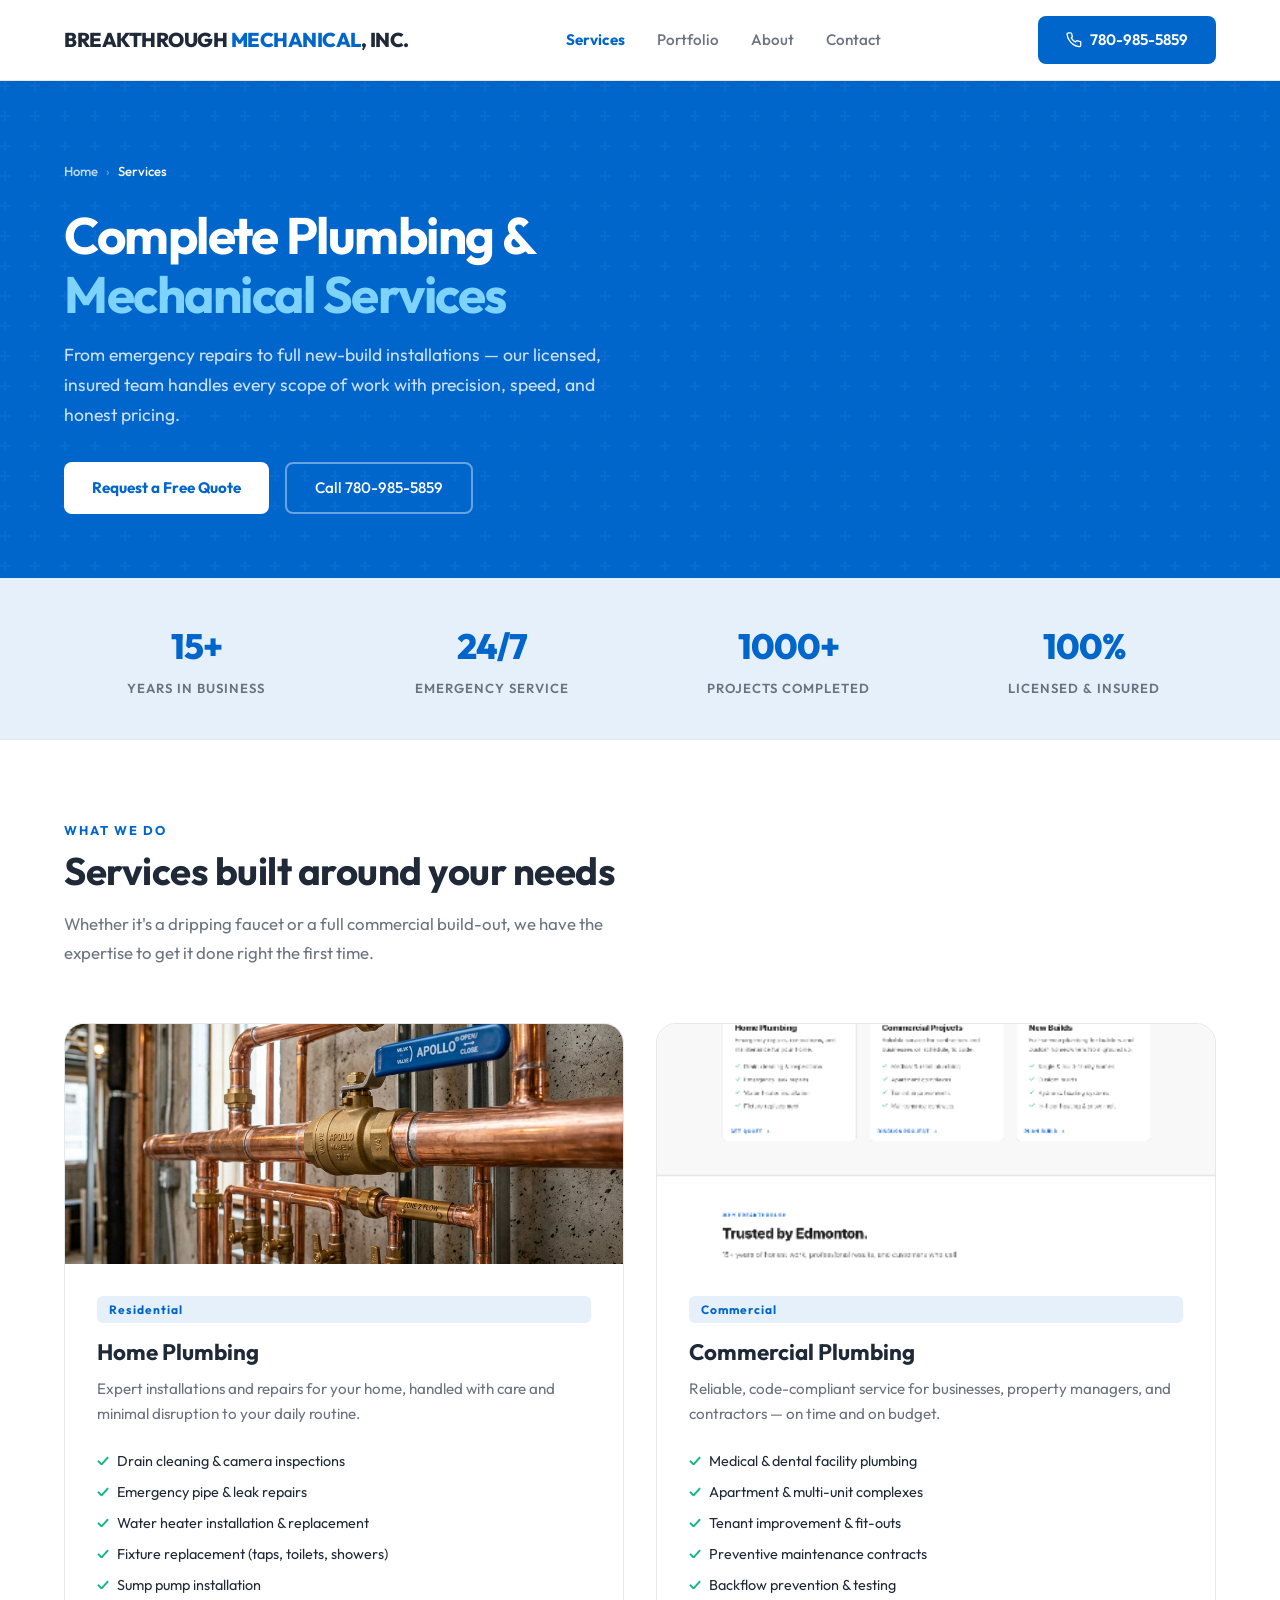
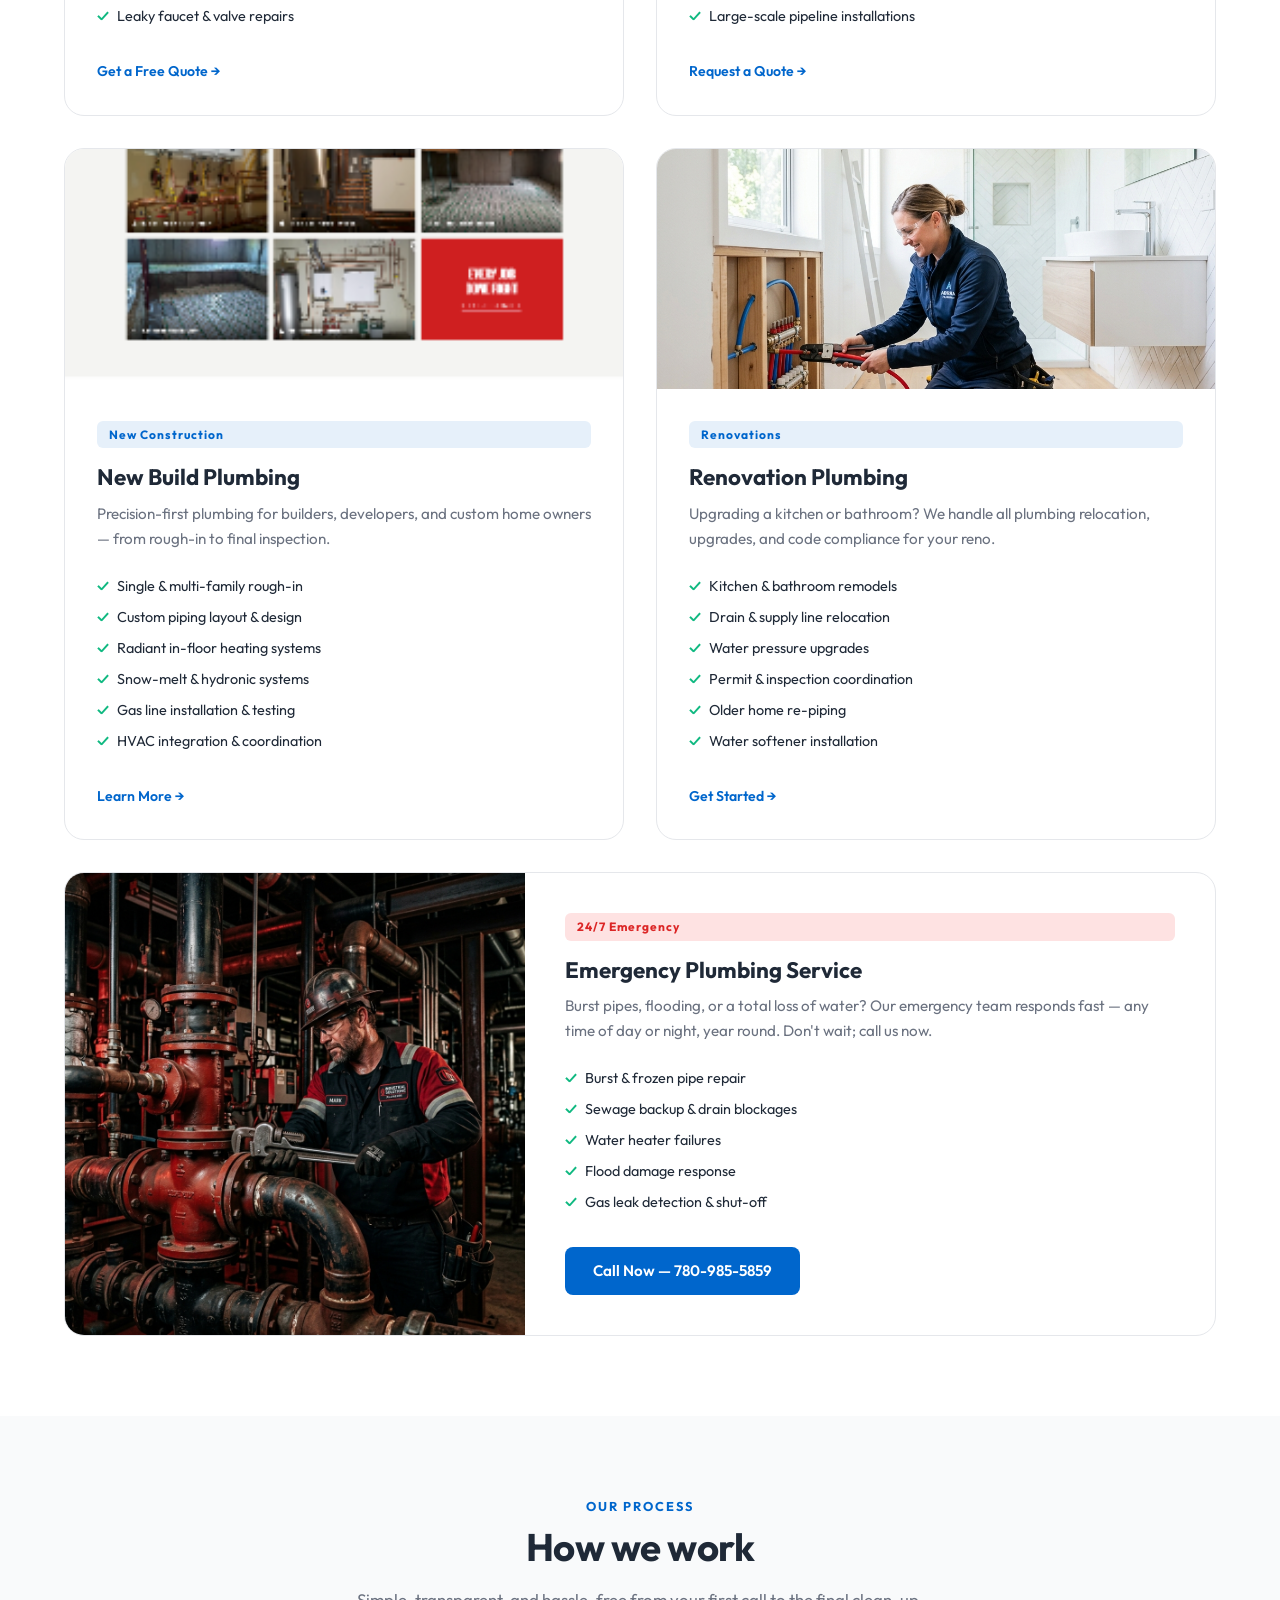
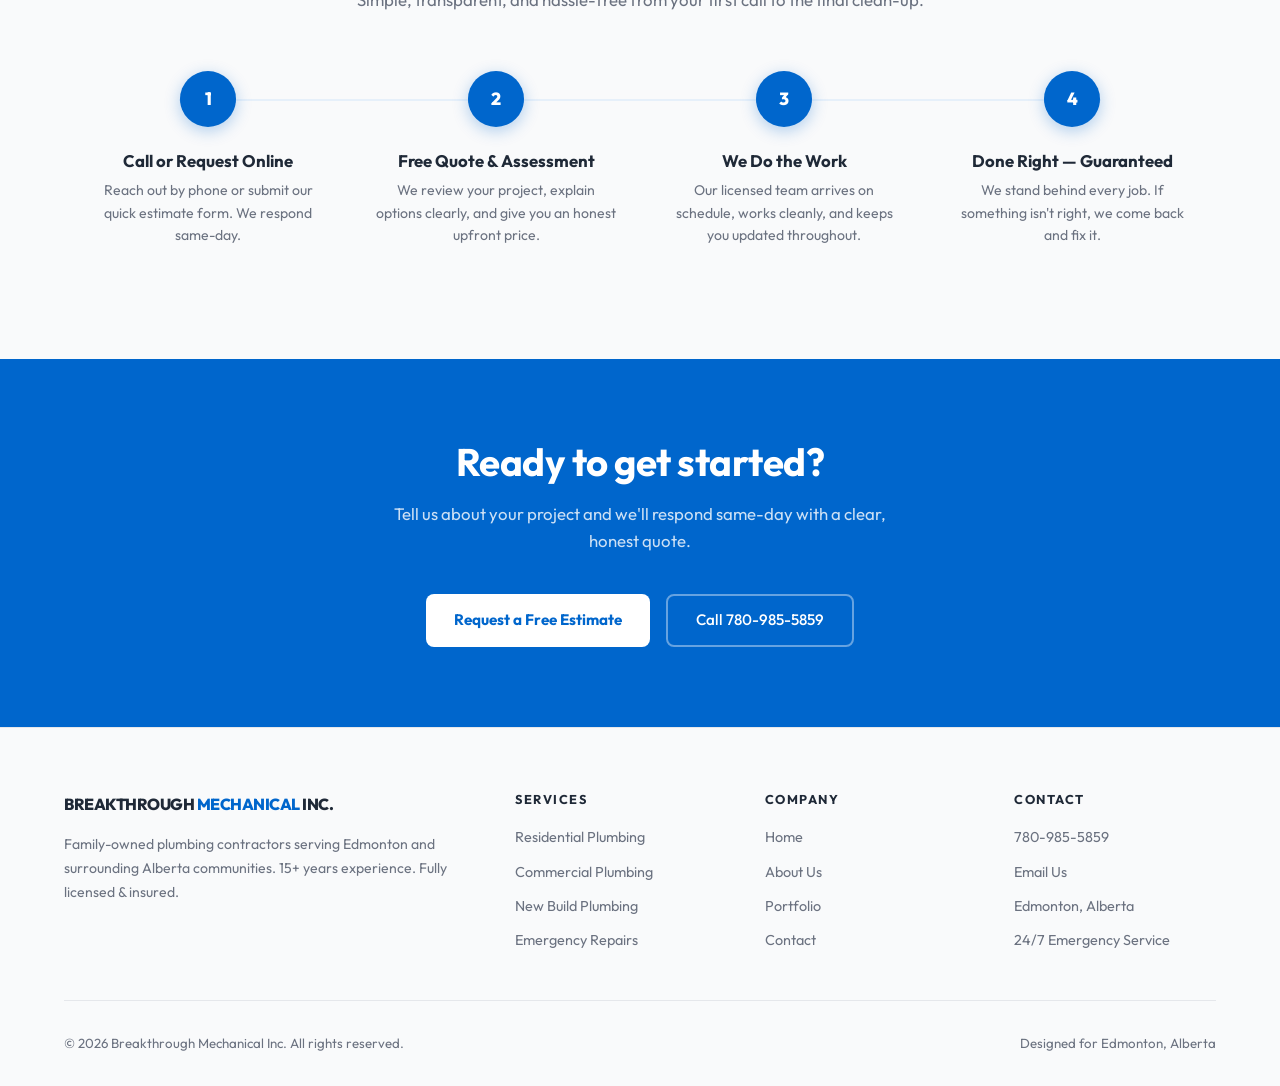
<file: services.html>
<!DOCTYPE html>
<html lang="en">
<head>
  <meta charset="UTF-8">
  <meta name="viewport" content="width=device-width, initial-scale=1.0">
  <title>Our Services | Breakthrough Mechanical Inc.</title>
  <meta name="description" content="Complete plumbing and mechanical services in Edmonton, Alberta. Residential, commercial, new construction, and 24/7 emergency service.">
  <link rel="stylesheet" href="css/combined-theme.css">
  <link rel="stylesheet" href="css/pages.css">
</head>
<body>

  <header id="main-header">
    <div class="logo">BREAKTHROUGH <span>MECHANICAL</span>, INC.</div>
    <nav>
      <ul>
        <li><a href="services.html" class="active">Services</a></li>
        <li><a href="portfolio.html">Portfolio</a></li>
        <li><a href="about.html">About</a></li>
        <li><a href="contact.html">Contact</a></li>
      </ul>
    </nav>
    <a href="tel:7809855859" class="btn-blue">
      <svg xmlns="http://www.w3.org/2000/svg" viewBox="0 0 24 24" fill="none" stroke="currentColor" stroke-width="2" stroke-linecap="round" stroke-linejoin="round" style="width:16px;height:16px"><path d="M22 16.92v3a2 2 0 0 1-2.18 2 19.79 19.79 0 0 1-8.63-3.07A19.5 19.5 0 0 1 4.69 12 19.79 19.79 0 0 1 1.65 3.47a2 2 0 0 1 1.99-2.18h3a2 2 0 0 1 2 1.72c.127.96.361 1.903.7 2.81a2 2 0 0 1-.45 2.11L7.91 8.91a16 16 0 0 0 6.06 6.06l1.27-1.27a2 2 0 0 1 2.11-.45c.907.339 1.85.573 2.81.7A2 2 0 0 1 22 16.92z"/></svg>
      780-985-5859
    </a>
  </header>

  <!-- Page Hero -->
  <section class="page-hero">
    <div class="page-hero-inner">
      <div class="breadcrumb">
        <a href="combined-theme.html">Home</a>
        <span class="sep">›</span>
        <span class="current">Services</span>
      </div>
      <h1>Complete Plumbing &amp;<br><span>Mechanical Services</span></h1>
      <p>From emergency repairs to full new-build installations — our licensed, insured team handles every scope of work with precision, speed, and honest pricing.</p>
      <div class="page-hero-actions">
        <a href="contact.html" class="btn-white">Request a Free Quote</a>
        <a href="tel:7809855859" class="btn-white-outline">Call 780-985-5859</a>
      </div>
    </div>
  </section>

  <!-- Stats Strip -->
  <div class="stats-strip">
    <div class="stats-strip-item"><div class="num">15+</div><div class="lbl">Years in Business</div></div>
    <div class="stats-strip-item"><div class="num">24/7</div><div class="lbl">Emergency Service</div></div>
    <div class="stats-strip-item"><div class="num">1000+</div><div class="lbl">Projects Completed</div></div>
    <div class="stats-strip-item"><div class="num">100%</div><div class="lbl">Licensed &amp; Insured</div></div>
  </div>

  <!-- Service Cards -->
  <section class="page-section">
    <div class="section-header">
      <div class="section-tag">What We Do</div>
      <h2 class="section-title">Services built around your needs</h2>
      <p class="section-desc">Whether it's a dripping faucet or a full commercial build-out, we have the expertise to get it done right the first time.</p>
    </div>

    <div class="service-detail-grid">

      <!-- Residential -->
      <div class="service-detail-card">
        <img src="assets/images/service_plumbing_1776795367655.png" alt="Residential Plumbing">
        <div class="service-detail-body">
          <span class="service-badge">Residential</span>
          <h3>Home Plumbing</h3>
          <p>Expert installations and repairs for your home, handled with care and minimal disruption to your daily routine.</p>
          <ul>
            <li>Drain cleaning &amp; camera inspections</li>
            <li>Emergency pipe &amp; leak repairs</li>
            <li>Water heater installation &amp; replacement</li>
            <li>Fixture replacement (taps, toilets, showers)</li>
            <li>Sump pump installation</li>
            <li>Leaky faucet &amp; valve repairs</li>
          </ul>
          <a href="contact.html" class="service-link">Get a Free Quote →</a>
        </div>
      </div>

      <!-- Commercial -->
      <div class="service-detail-card">
        <img src="assets/images/media__1776794252336.png" alt="Commercial Plumbing">
        <div class="service-detail-body">
          <span class="service-badge">Commercial</span>
          <h3>Commercial Plumbing</h3>
          <p>Reliable, code-compliant service for businesses, property managers, and contractors — on time and on budget.</p>
          <ul>
            <li>Medical &amp; dental facility plumbing</li>
            <li>Apartment &amp; multi-unit complexes</li>
            <li>Tenant improvement &amp; fit-outs</li>
            <li>Preventive maintenance contracts</li>
            <li>Backflow prevention &amp; testing</li>
            <li>Large-scale pipeline installations</li>
          </ul>
          <a href="contact.html" class="service-link">Request a Quote →</a>
        </div>
      </div>

      <!-- New Construction -->
      <div class="service-detail-card">
        <img src="assets/images/media__1776794149421.png" alt="New Build Plumbing">
        <div class="service-detail-body">
          <span class="service-badge">New Construction</span>
          <h3>New Build Plumbing</h3>
          <p>Precision-first plumbing for builders, developers, and custom home owners — from rough-in to final inspection.</p>
          <ul>
            <li>Single &amp; multi-family rough-in</li>
            <li>Custom piping layout &amp; design</li>
            <li>Radiant in-floor heating systems</li>
            <li>Snow-melt &amp; hydronic systems</li>
            <li>Gas line installation &amp; testing</li>
            <li>HVAC integration &amp; coordination</li>
          </ul>
          <a href="contact.html" class="service-link">Learn More →</a>
        </div>
      </div>

      <!-- Renovations -->
      <div class="service-detail-card">
        <img src="assets/images/hero_light_1776795148964.png" alt="Plumbing Renovations">
        <div class="service-detail-body">
          <span class="service-badge">Renovations</span>
          <h3>Renovation Plumbing</h3>
          <p>Upgrading a kitchen or bathroom? We handle all plumbing relocation, upgrades, and code compliance for your reno.</p>
          <ul>
            <li>Kitchen &amp; bathroom remodels</li>
            <li>Drain &amp; supply line relocation</li>
            <li>Water pressure upgrades</li>
            <li>Permit &amp; inspection coordination</li>
            <li>Older home re-piping</li>
            <li>Water softener installation</li>
          </ul>
          <a href="contact.html" class="service-link">Get Started →</a>
        </div>
      </div>

      <!-- Emergency — full-width -->
      <div class="service-detail-card emergency">
        <img src="assets/images/hero_dark_1776794973137.png" alt="24/7 Emergency Plumbing">
        <div class="service-detail-body">
          <span class="service-badge" style="background:#fee2e2;color:#dc2626;">24/7 Emergency</span>
          <h3>Emergency Plumbing Service</h3>
          <p>Burst pipes, flooding, or a total loss of water? Our emergency team responds fast — any time of day or night, year round. Don't wait; call us now.</p>
          <ul>
            <li>Burst &amp; frozen pipe repair</li>
            <li>Sewage backup &amp; drain blockages</li>
            <li>Water heater failures</li>
            <li>Flood damage response</li>
            <li>Gas leak detection &amp; shut-off</li>
          </ul>
          <a href="tel:7809855859" class="btn-blue" style="margin-top:auto;align-self:flex-start;">Call Now — 780-985-5859</a>
        </div>
      </div>

    </div>
  </section>

  <!-- How We Work -->
  <section class="page-section bg-light">
    <div class="section-header centered">
      <div class="section-tag">Our Process</div>
      <h2 class="section-title">How we work</h2>
      <p class="section-desc">Simple, transparent, and hassle-free from your first call to the final clean-up.</p>
    </div>
    <div class="process-grid">
      <div class="process-step">
        <div class="step-num">1</div>
        <h4>Call or Request Online</h4>
        <p>Reach out by phone or submit our quick estimate form. We respond same-day.</p>
      </div>
      <div class="process-step">
        <div class="step-num">2</div>
        <h4>Free Quote &amp; Assessment</h4>
        <p>We review your project, explain options clearly, and give you an honest upfront price.</p>
      </div>
      <div class="process-step">
        <div class="step-num">3</div>
        <h4>We Do the Work</h4>
        <p>Our licensed team arrives on schedule, works cleanly, and keeps you updated throughout.</p>
      </div>
      <div class="process-step">
        <div class="step-num">4</div>
        <h4>Done Right — Guaranteed</h4>
        <p>We stand behind every job. If something isn't right, we come back and fix it.</p>
      </div>
    </div>
  </section>

  <!-- CTA -->
  <section class="inner-cta">
    <h2>Ready to get started?</h2>
    <p>Tell us about your project and we'll respond same-day with a clear, honest quote.</p>
    <div class="inner-cta-btns">
      <a href="contact.html" class="btn-white">Request a Free Estimate</a>
      <a href="tel:7809855859" class="btn-white-outline">Call 780-985-5859</a>
    </div>
  </section>

  <!-- Footer -->
  <footer>
    <div class="footer-grid">
      <div>
        <div class="logo">BREAKTHROUGH <span>MECHANICAL</span> INC.</div>
        <p class="footer-about-desc">Family-owned plumbing contractors serving Edmonton and surrounding Alberta communities. 15+ years experience. Fully licensed &amp; insured.</p>
      </div>
      <div>
        <h4>Services</h4>
        <ul>
          <li><a href="services.html">Residential Plumbing</a></li>
          <li><a href="services.html">Commercial Plumbing</a></li>
          <li><a href="services.html">New Build Plumbing</a></li>
          <li><a href="contact.html">Emergency Repairs</a></li>
        </ul>
      </div>
      <div>
        <h4>Company</h4>
        <ul>
          <li><a href="combined-theme.html">Home</a></li>
          <li><a href="about.html">About Us</a></li>
          <li><a href="portfolio.html">Portfolio</a></li>
          <li><a href="contact.html">Contact</a></li>
        </ul>
      </div>
      <div>
        <h4>Contact</h4>
        <ul>
          <li><a href="tel:7809855859">780-985-5859</a></li>
          <li><a href="mailto:BreakthroughMechanical@gmail.com">Email Us</a></li>
          <li><a href="contact.html">Edmonton, Alberta</a></li>
          <li><a href="contact.html">24/7 Emergency Service</a></li>
        </ul>
      </div>
    </div>
    <div class="footer-bottom">
      <div>&copy; 2026 Breakthrough Mechanical Inc. All rights reserved.</div>
      <div>Designed for Edmonton, Alberta</div>
    </div>
  </footer>

</body>
</html>
</file>
<file: css/combined-theme.css>
@import url('https://fonts.googleapis.com/css2?family=Outfit:wght@400;500;600;700;800&display=swap');

/* ─── Design Tokens ──────────────────────────────────────────────────── */
:root {
  --primary-blue:   #0066cc;
  --hover-blue:     #0052a3;
  --secondary-blue: #e6f0fa;
  --accent-blue:    #cce0f5;
  --text-dark:      #1f2937;
  --text-gray:      #6b7280;
  --bg-light:       #f9fafb;
  --bg-white:       #ffffff;
  --border:         #e5e7eb;
  --green:          #10b981;
}

/* ─── Reset & Base ───────────────────────────────────────────────────── */
*, *::before, *::after { box-sizing: border-box; margin: 0; padding: 0; }

html { scroll-behavior: smooth; }

body {
  font-family: 'Outfit', sans-serif;
  background-color: var(--bg-white);
  color: var(--text-dark);
  line-height: 1.6;
}

h1, h2, h3, h4 { font-weight: 700; line-height: 1.2; }
img { display: block; width: 100%; }
a { text-decoration: none; }

/* ─── Shared Utilities ───────────────────────────────────────────────── */
.section-tag {
  font-size: 0.8rem;
  font-weight: 700;
  color: var(--primary-blue);
  text-transform: uppercase;
  letter-spacing: 2px;
  margin-bottom: 0.5rem;
}

.section-title {
  font-size: 2.4rem;
  letter-spacing: -0.5px;
  margin-bottom: 1rem;
  color: var(--text-dark);
}

.section-desc {
  color: var(--text-gray);
  max-width: 600px;
  font-size: 1.05rem;
  line-height: 1.7;
}

.btn-blue {
  background: var(--primary-blue);
  color: #fff;
  padding: 12px 28px;
  border-radius: 8px;
  border: none;
  font-family: 'Outfit', sans-serif;
  font-size: 0.95rem;
  font-weight: 600;
  cursor: pointer;
  display: inline-flex;
  align-items: center;
  gap: 8px;
  transition: background 0.25s ease, transform 0.2s ease;
}
.btn-blue:hover { background: var(--hover-blue); transform: translateY(-2px); }

.btn-outline {
  border: 2px solid var(--border);
  color: var(--text-dark);
  background: var(--bg-white);
  padding: 12px 28px;
  border-radius: 8px;
  font-family: 'Outfit', sans-serif;
  font-size: 0.95rem;
  font-weight: 500;
  display: inline-flex;
  align-items: center;
  gap: 8px;
  transition: all 0.25s ease;
}
.btn-outline:hover {
  border-color: var(--primary-blue);
  color: var(--primary-blue);
  background: var(--secondary-blue);
}

/* ─── Header ─────────────────────────────────────────────────────────── */
header {
  position: sticky;
  top: 0;
  z-index: 100;
  display: flex;
  justify-content: space-between;
  align-items: center;
  padding: 1rem 5%;
  background: rgba(255,255,255,0.97);
  backdrop-filter: blur(8px);
  border-bottom: 1px solid var(--border);
  box-shadow: 0 1px 10px rgba(0,0,0,0.04);
}

.logo {
  font-size: 1.25rem;
  font-weight: 800;
  letter-spacing: -0.5px;
  color: var(--text-dark);
}
.logo span { color: var(--primary-blue); }

nav ul { display: flex; gap: 2rem; list-style: none; }
nav a {
  color: var(--text-gray);
  font-weight: 500;
  font-size: 0.95rem;
  transition: color 0.2s;
}
nav a:hover { color: var(--primary-blue); }

/* phone btn SVG icon size */
header .btn-blue svg { width: 16px; height: 16px; }

/* ─── Hero ───────────────────────────────────────────────────────────── */
.hero {
  position: relative;
  min-height: 88vh;
  display: flex;
  align-items: center;
  padding: 5rem 5%;
  overflow: hidden;
  background: var(--bg-white);
}

.hero-content {
  flex: 1;
  max-width: 580px;
  z-index: 2;
  position: relative;
}

.hero-tag {
  background: var(--secondary-blue);
  color: var(--primary-blue);
  padding: 5px 14px;
  border-radius: 30px;
  font-size: 0.8rem;
  font-weight: 700;
  display: inline-block;
  margin-bottom: 1.5rem;
  letter-spacing: 1px;
  text-transform: uppercase;
}

.hero h1 {
  font-size: 4.2rem;
  letter-spacing: -2px;
  margin-bottom: 1.5rem;
  color: var(--text-dark);
}
.hero h1 span { color: var(--primary-blue); }

.hero p {
  font-size: 1.1rem;
  color: var(--text-gray);
  margin-bottom: 2.5rem;
  max-width: 480px;
  line-height: 1.8;
}

.hero-actions { display: flex; gap: 1rem; margin-bottom: 3rem; flex-wrap: wrap; }

.stats-bar {
  display: flex;
  gap: 2.5rem;
  padding-top: 2.5rem;
  border-top: 1px solid var(--border);
  margin-top: 1rem;
}
.stat-item h3 {
  font-size: 2rem;
  color: var(--primary-blue);
  letter-spacing: -1px;
}
.stat-item p {
  font-size: 0.82rem;
  color: var(--text-gray);
  text-transform: uppercase;
  letter-spacing: 1px;
  font-weight: 500;
  margin: 0;
}

.hero-image {
  position: absolute;
  right: 0;
  top: 0;
  width: 52%;
  height: 100%;
  object-fit: cover;
  z-index: 1;
  clip-path: polygon(12% 0, 100% 0, 100% 100%, 0% 100%);
}

/* ─── Blue Info Banner ───────────────────────────────────────────────── */
.info-banner {
  background: var(--primary-blue);
  display: grid;
  grid-template-columns: repeat(4, 1fr);
  text-align: center;
}
.info-banner-item {
  padding: 1.2rem 1rem;
  border-right: 1px solid rgba(255,255,255,0.15);
  color: #fff;
  font-size: 0.85rem;
  font-weight: 600;
  letter-spacing: 0.5px;
  display: flex;
  align-items: center;
  justify-content: center;
  gap: 8px;
  transition: background 0.2s;
}
.info-banner-item:last-child { border-right: none; }
.info-banner-item:hover { background: rgba(255,255,255,0.1); }
.info-banner-item .check { color: #7dd3fc; font-size: 1rem; }

/* ─── What We Do (Services) ──────────────────────────────────────────── */
.services {
  padding: 6rem 5%;
  background: var(--bg-light);
}
.services-header { margin-bottom: 3rem; }
.services-header .section-desc { margin-top: 0.5rem; }

.services-grid {
  display: grid;
  grid-template-columns: repeat(3, 1fr);
  gap: 2rem;
}

.service-card {
  background: var(--bg-white);
  border-radius: 16px;
  overflow: hidden;
  border: 1px solid var(--border);
  box-shadow: 0 2px 12px rgba(0,0,0,0.04);
  transition: transform 0.3s ease, box-shadow 0.3s ease;
}
.service-card:hover {
  transform: translateY(-6px);
  box-shadow: 0 12px 28px rgba(0,102,204,0.1);
}

.service-img {
  width: 100%;
  height: 210px;
  object-fit: cover;
}

.service-content { padding: 1.8rem; }

.service-badge {
  background: var(--secondary-blue);
  color: var(--primary-blue);
  padding: 4px 12px;
  border-radius: 6px;
  font-size: 0.75rem;
  font-weight: 700;
  letter-spacing: 1px;
  display: inline-block;
  margin-bottom: 1rem;
}

.service-card h3 {
  font-size: 1.25rem;
  margin-bottom: 0.6rem;
  color: var(--text-dark);
}
.service-card > .service-content > p {
  color: var(--text-gray);
  font-size: 0.92rem;
  margin-bottom: 1.2rem;
}
.service-card ul { list-style: none; margin-bottom: 1.5rem; }
.service-card li {
  font-size: 0.88rem;
  color: var(--text-dark);
  margin-bottom: 0.45rem;
  display: flex;
  align-items: center;
  gap: 8px;
}
.service-card li::before { content: '✓'; color: var(--green); font-weight: 700; }
.service-link {
  color: var(--primary-blue);
  font-weight: 600;
  font-size: 0.88rem;
  display: inline-flex;
  align-items: center;
  gap: 4px;
  transition: gap 0.2s;
}
.service-link:hover { gap: 8px; text-decoration: underline; }

/* ─── Portfolio ──────────────────────────────────────────────────────── */
.portfolio {
  padding: 6rem 5%;
  background: var(--bg-white);
}
.portfolio-header { margin-bottom: 2.5rem; }

.portfolio-grid {
  display: grid;
  grid-template-columns: repeat(3, 1fr);
  grid-template-rows: auto auto;
  gap: 1.2rem;
}

.portfolio-item {
  border-radius: 14px;
  overflow: hidden;
  position: relative;
  background: var(--bg-light);
  border: 1px solid var(--border);
  cursor: pointer;
}
.portfolio-item img {
  height: 200px;
  object-fit: cover;
  transition: transform 0.4s ease;
}
.portfolio-item:hover img { transform: scale(1.05); }

.portfolio-overlay {
  position: absolute;
  inset: 0;
  background: rgba(0,102,204,0.7);
  display: flex;
  align-items: center;
  justify-content: center;
  opacity: 0;
  transition: opacity 0.3s ease;
}
.portfolio-item:hover .portfolio-overlay { opacity: 1; }
.portfolio-overlay span {
  color: #fff;
  font-weight: 700;
  font-size: 0.9rem;
  letter-spacing: 1px;
}

/* CTA tile inside portfolio grid */
.portfolio-cta-tile {
  background: var(--primary-blue);
  border-radius: 14px;
  display: flex;
  flex-direction: column;
  align-items: center;
  justify-content: center;
  text-align: center;
  padding: 2rem;
  color: #fff;
  gap: 0.5rem;
}
.portfolio-cta-tile h3 {
  font-size: 1.4rem;
  letter-spacing: -0.5px;
  line-height: 1.25;
}
.portfolio-cta-tile p {
  font-size: 0.85rem;
  opacity: 0.85;
  margin-bottom: 1rem;
}
.portfolio-cta-tile a {
  background: #fff;
  color: var(--primary-blue);
  padding: 10px 22px;
  border-radius: 8px;
  font-weight: 700;
  font-size: 0.9rem;
  transition: transform 0.2s;
}
.portfolio-cta-tile a:hover { transform: translateY(-2px); }

/* ─── Who We Are (About) ─────────────────────────────────────────────── */
.about {
  padding: 6rem 5%;
  background: var(--bg-light);
  display: grid;
  grid-template-columns: 1fr 1fr;
  gap: 5rem;
  align-items: center;
}

.about-text .section-desc { margin-bottom: 2rem; }

.about-stats {
  display: flex;
  gap: 2.5rem;
  padding: 2rem 0;
  border-top: 1px solid var(--border);
  border-bottom: 1px solid var(--border);
  margin-bottom: 2.5rem;
}
.about-stat-item h3 {
  font-size: 2rem;
  color: var(--primary-blue);
  letter-spacing: -1px;
}
.about-stat-item p {
  font-size: 0.8rem;
  color: var(--text-gray);
  text-transform: uppercase;
  letter-spacing: 1px;
  font-weight: 500;
}

.value-card h4 { font-size: 0.95rem; margin-bottom: 0.4rem; color: var(--text-dark); }
.value-card p { font-size: 0.85rem; color: var(--text-gray); }

.about-images {
  display: grid;
  grid-template-columns: 1fr 1fr;
  grid-template-rows: 1fr 1fr;
  gap: 1rem;
  height: 480px;
}
.about-img-main {
  grid-column: span 2;
  border-radius: 16px;
  overflow: hidden;
  height: 280px;
}
.about-img-main img { width: 100%; height: 100%; object-fit: cover; }
.about-img-small {
  border-radius: 16px;
  overflow: hidden;
}
.about-img-small img { width: 100%; height: 100%; object-fit: cover; }

/* ─── Trust / Why Choose Us ──────────────────────────────────────────── */
.trust-section {
  padding: 6rem 5%;
  background: var(--bg-white);
}
.trust-header {
  text-align: center;
  margin-bottom: 4rem;
}
.trust-header .section-desc { margin: 0 auto; }

.features-list {
  display: grid;
  grid-template-columns: repeat(4, 1fr);
  gap: 2rem;
}
.feature-item {
  background: var(--bg-white);
  border: 1px solid var(--border);
  border-radius: 16px;
  padding: 2rem;
  box-shadow: 0 4px 20px rgba(0,0,0,0.04);
  transition: border-color 0.2s, box-shadow 0.2s, transform 0.2s;
}
.feature-item:hover {
  border-color: var(--primary-blue);
  box-shadow: 0 8px 24px rgba(0,102,204,0.09);
  transform: translateY(-4px);
}
.feature-icon {
  width: 52px;
  height: 52px;
  background: var(--secondary-blue);
  border-radius: 14px;
  display: flex;
  align-items: center;
  justify-content: center;
  margin-bottom: 1.5rem;
}
.feature-icon svg { width: 24px; height: 24px; stroke: var(--primary-blue); fill: none; }
.feature-item h4 { font-size: 1.1rem; margin-bottom: 0.6rem; color: var(--text-dark); }
.feature-item p { color: var(--text-gray); font-size: 0.9rem; line-height: 1.65; }

/* ─── Get Started Today ──────────────────────────────────────────────── */
.get-started {
  padding: 6rem 5%;
  background: var(--secondary-blue);
}

.get-started-inner {
  display: grid;
  grid-template-columns: 1fr 1.2fr;
  gap: 4rem;
  align-items: stretch;
}

/* Left: contact info */
.contact-info {
  display: flex;
  flex-direction: column;
}
.contact-info .section-title { margin-bottom: 1rem; }
.contact-info .section-desc { margin-bottom: 2rem; }

.contact-cards {
  display: flex;
  flex-direction: column;
  gap: 0.8rem;
  margin-bottom: 1.2rem;
  flex: 1;
}
.contact-card {
  background: var(--bg-white);
  border: 1px solid rgba(0,102,204,0.12);
  border-radius: 14px;
  padding: 1.1rem 1.4rem;
  display: flex;
  align-items: center;
  gap: 1rem;
  transition: border-color 0.2s, box-shadow 0.2s;
}
.contact-card:hover {
  border-color: var(--primary-blue);
  box-shadow: 0 4px 14px rgba(0,102,204,0.08);
}
.contact-card .c-icon {
  background: var(--primary-blue);
  color: #fff;
  width: 42px;
  height: 42px;
  border-radius: 10px;
  display: flex;
  align-items: center;
  justify-content: center;
  flex-shrink: 0;
}
.contact-card .c-icon svg { width: 18px; height: 18px; stroke: #fff; }
.contact-card .c-label {
  font-size: 0.72rem;
  color: var(--text-gray);
  text-transform: uppercase;
  letter-spacing: 1px;
  font-weight: 600;
}
.contact-card .c-value {
  font-size: 1rem;
  font-weight: 700;
  color: var(--text-dark);
}

.map-wrap {
  border-radius: 14px;
  overflow: hidden;
  flex: 1;
  min-height: 200px;
  border: 1px solid rgba(0,102,204,0.15);
  box-shadow: 0 4px 14px rgba(0,0,0,0.06);
}

/* Right: estimate form */
.estimate-form-wrap {
  background: var(--bg-white);
  border: 1px solid rgba(0,102,204,0.12);
  border-radius: 20px;
  padding: 2.5rem;
  display: flex;
  flex-direction: column;
  height: 100%;
  box-shadow: 0 4px 20px rgba(0,102,204,0.06);
}
.estimate-form-wrap h3 {
  font-size: 1.5rem;
  margin-bottom: 0.4rem;
  color: var(--text-dark);
}
.estimate-form-wrap .form-sub {
  font-size: 0.9rem;
  color: var(--text-gray);
  margin-bottom: 2rem;
}

.form-row { display: grid; grid-template-columns: 1fr 1fr; gap: 1rem; }

.form-group {
  display: flex;
  flex-direction: column;
  gap: 0.4rem;
  margin-bottom: 1.1rem;
}
.form-group label {
  font-size: 0.82rem;
  font-weight: 600;
  color: var(--text-dark);
  text-transform: uppercase;
  letter-spacing: 0.5px;
}
.form-group input,
.form-group select,
.form-group textarea {
  width: 100%;
  padding: 12px 14px;
  border: 1.5px solid var(--border);
  border-radius: 8px;
  font-family: 'Outfit', sans-serif;
  font-size: 0.95rem;
  color: var(--text-dark);
  background: var(--bg-white);
  outline: none;
  transition: border-color 0.2s, box-shadow 0.2s;
}
.form-group input:focus,
.form-group select:focus,
.form-group textarea:focus {
  border-color: var(--primary-blue);
  box-shadow: 0 0 0 3px rgba(0,102,204,0.1);
}
.form-group textarea { resize: vertical; min-height: 100px; }

.form-submit {
  width: 100%;
  padding: 14px;
  background: var(--primary-blue);
  color: #fff;
  border: none;
  border-radius: 8px;
  font-family: 'Outfit', sans-serif;
  font-size: 1rem;
  font-weight: 700;
  cursor: pointer;
  letter-spacing: 0.5px;
  transition: background 0.25s, transform 0.2s;
}
.form-submit:hover { background: var(--hover-blue); transform: translateY(-2px); }

/* ─── Footer ─────────────────────────────────────────────────────────── */
footer {
  background: var(--bg-light);
  border-top: 1px solid var(--border);
  padding: 4rem 5% 2rem;
  font-size: 0.9rem;
}
.footer-grid {
  display: grid;
  grid-template-columns: 2fr 1fr 1fr 1fr;
  gap: 3rem;
  margin-bottom: 3rem;
}
.footer-grid .logo { font-size: 1rem; margin-bottom: 1rem; }
.footer-about-desc { color: var(--text-gray); font-size: 0.88rem; line-height: 1.7; }
.footer-grid h4 {
  font-size: 0.8rem;
  font-weight: 700;
  text-transform: uppercase;
  letter-spacing: 1.5px;
  color: var(--text-dark);
  margin-bottom: 1.2rem;
}
.footer-grid ul { list-style: none; display: flex; flex-direction: column; gap: 0.7rem; }
.footer-grid a { color: var(--text-gray); transition: color 0.2s; font-size: 0.9rem; }
.footer-grid a:hover { color: var(--primary-blue); }

.footer-bottom {
  display: flex;
  justify-content: space-between;
  align-items: center;
  padding-top: 2rem;
  border-top: 1px solid var(--border);
  color: var(--text-gray);
  font-size: 0.83rem;
}

/* ─── Responsive ─────────────────────────────────────────────────────── */
@media (max-width: 1024px) {
  .hero h1 { font-size: 3rem; }
  .hero-image { width: 48%; }
  .about { grid-template-columns: 1fr; gap: 3rem; }
  .get-started-inner { grid-template-columns: 1fr; gap: 3rem; }
  .footer-grid { grid-template-columns: 1fr 1fr; }
}

@media (max-width: 768px) {
  .hero { min-height: auto; padding: 4rem 5%; }
  .hero-image { display: none; }
  .hero h1 { font-size: 2.5rem; }
  .info-banner { grid-template-columns: 1fr 1fr; }
  .services-grid { grid-template-columns: 1fr; }
  .portfolio-grid { grid-template-columns: 1fr 1fr; }
  .features-list { grid-template-columns: 1fr 1fr; }
  .form-row { grid-template-columns: 1fr; }
  .footer-grid { grid-template-columns: 1fr; }
  nav { display: none; }
  .stats-bar { gap: 1.5rem; }
  .map-wrap { min-height: 220px; flex: none; }
}
</file>
<file: css/pages.css>
/* ══════════════════════════════════════════════════════════════
   pages.css — shared inner page styles
   Requires combined-theme.css to be loaded first
══════════════════════════════════════════════════════════════ */

/* ─── Page Hero ─────────────────────────────────────────────── */
.page-hero {
  background: var(--primary-blue);
  padding: 5rem 5% 4rem;
  position: relative;
  overflow: hidden;
}
.page-hero::before {
  content: '';
  position: absolute;
  inset: 0;
  background: url("data:image/svg+xml,%3Csvg width='60' height='60' viewBox='0 0 60 60' xmlns='http://www.w3.org/2000/svg'%3E%3Cg fill='none' fill-rule='evenodd'%3E%3Cg fill='%23ffffff' fill-opacity='0.04'%3E%3Cpath d='M36 34v-4h-2v4h-4v2h4v4h2v-4h4v-2h-4zm0-30V0h-2v4h-4v2h4v4h2V6h4V4h-4zM6 34v-4H4v4H0v2h4v4h2v-4h4v-2H6zM6 4V0H4v4H0v2h4v4h2V6h4V4H6z'/%3E%3C/g%3E%3C/g%3E%3C/svg%3E");
}
.page-hero-inner {
  position: relative;
  z-index: 1;
  max-width: 700px;
}
.breadcrumb {
  display: flex;
  align-items: center;
  gap: 0.5rem;
  font-size: 0.82rem;
  color: rgba(255,255,255,0.7);
  margin-bottom: 1.5rem;
  font-weight: 500;
}
.breadcrumb a { color: rgba(255,255,255,0.75); transition: color 0.2s; }
.breadcrumb a:hover { color: #fff; }
.breadcrumb .sep { opacity: 0.5; }
.breadcrumb .current { color: #fff; }
.page-hero h1 {
  font-size: 3.2rem;
  color: #fff;
  letter-spacing: -1.5px;
  line-height: 1.15;
  margin-bottom: 1rem;
}
.page-hero h1 span { color: #7dd3fc; }
.page-hero p {
  font-size: 1.1rem;
  color: rgba(255,255,255,0.8);
  max-width: 560px;
  line-height: 1.7;
  margin-bottom: 2rem;
}
.page-hero-actions { display: flex; gap: 1rem; flex-wrap: wrap; }
.btn-white {
  background: #fff;
  color: var(--primary-blue);
  padding: 12px 28px;
  border-radius: 8px;
  font-family: 'Outfit', sans-serif;
  font-size: 0.95rem;
  font-weight: 700;
  display: inline-flex;
  align-items: center;
  gap: 8px;
  transition: transform 0.2s, box-shadow 0.2s;
}
.btn-white:hover { transform: translateY(-2px); box-shadow: 0 6px 20px rgba(0,0,0,0.15); }
.btn-white-outline {
  border: 2px solid rgba(255,255,255,0.4);
  color: #fff;
  padding: 12px 28px;
  border-radius: 8px;
  font-family: 'Outfit', sans-serif;
  font-size: 0.95rem;
  font-weight: 500;
  display: inline-flex;
  align-items: center;
  gap: 8px;
  transition: all 0.2s;
}
.btn-white-outline:hover { border-color: #fff; background: rgba(255,255,255,0.1); }

/* ─── Stats Strip ───────────────────────────────────────────── */
.stats-strip {
  background: var(--secondary-blue);
  padding: 2.5rem 5%;
  display: grid;
  grid-template-columns: repeat(4, 1fr);
  gap: 2rem;
  text-align: center;
  border-bottom: 1px solid var(--border);
}
.stats-strip-item .num {
  font-size: 2.2rem;
  font-weight: 800;
  color: var(--primary-blue);
  letter-spacing: -1px;
}
.stats-strip-item .lbl {
  font-size: 0.82rem;
  color: var(--text-gray);
  text-transform: uppercase;
  letter-spacing: 1px;
  font-weight: 600;
  margin-top: 0.2rem;
}

/* ─── Page Section Wrapper ──────────────────────────────────── */
.page-section {
  padding: 5rem 5%;
}
.page-section.bg-light { background: var(--bg-light); }
.page-section.bg-blue  { background: var(--secondary-blue); }
.section-header { margin-bottom: 3.5rem; }
.section-header.centered { text-align: center; }
.section-header.centered .section-desc { margin: 0.5rem auto 0; }

/* ─── Service Detail Cards ──────────────────────────────────── */
.service-detail-grid {
  display: grid;
  grid-template-columns: 1fr 1fr;
  gap: 2rem;
}
.service-detail-card {
  background: var(--bg-white);
  border: 1px solid var(--border);
  border-radius: 20px;
  overflow: hidden;
  display: flex;
  flex-direction: column;
  transition: box-shadow 0.3s, transform 0.3s;
}
.service-detail-card:hover {
  transform: translateY(-5px);
  box-shadow: 0 16px 40px rgba(0,102,204,0.1);
}
.service-detail-card img {
  width: 100%;
  height: 240px;
  object-fit: cover;
}
.service-detail-body { padding: 2rem; flex: 1; display: flex; flex-direction: column; }
.service-detail-body .service-badge { display: inline-block; margin-bottom: 1rem; }
.service-detail-body h3 { font-size: 1.4rem; margin-bottom: 0.6rem; }
.service-detail-body > p { color: var(--text-gray); font-size: 0.95rem; margin-bottom: 1.5rem; line-height: 1.65; }
.service-detail-body ul { list-style: none; margin-bottom: 1.5rem; }
.service-detail-body li {
  display: flex; align-items: center; gap: 8px;
  font-size: 0.9rem; color: var(--text-dark); margin-bottom: 0.5rem;
}
.service-detail-body li::before { content: '✓'; color: var(--green); font-weight: 700; }
.service-detail-body .service-link { margin-top: auto; }

/* Emergency card – full-width accent */
.service-detail-card.emergency {
  grid-column: span 2;
  flex-direction: row;
  align-items: stretch;
}
.service-detail-card.emergency img { width: 40%; height: auto; object-fit: cover; }
.service-detail-card.emergency .service-detail-body { padding: 2.5rem; }

/* ─── Process Steps ─────────────────────────────────────────── */
.process-grid {
  display: grid;
  grid-template-columns: repeat(4, 1fr);
  gap: 0;
  position: relative;
}
.process-grid::before {
  content: '';
  position: absolute;
  top: 28px;
  left: 10%;
  right: 10%;
  height: 2px;
  background: var(--secondary-blue);
  z-index: 0;
}
.process-step {
  text-align: center;
  padding: 0 1.5rem 2rem;
  position: relative;
  z-index: 1;
}
.step-num {
  width: 56px;
  height: 56px;
  background: var(--primary-blue);
  color: #fff;
  border-radius: 50%;
  font-size: 1.1rem;
  font-weight: 800;
  display: flex;
  align-items: center;
  justify-content: center;
  margin: 0 auto 1.5rem;
  box-shadow: 0 4px 16px rgba(0,102,204,0.3);
}
.process-step h4 { font-size: 1.05rem; margin-bottom: 0.5rem; }
.process-step p { font-size: 0.88rem; color: var(--text-gray); line-height: 1.6; }

/* ─── Portfolio Gallery ─────────────────────────────────────── */
.filter-tabs {
  display: flex;
  gap: 0.75rem;
  flex-wrap: wrap;
  margin-bottom: 2.5rem;
}
.filter-btn {
  padding: 8px 20px;
  border-radius: 30px;
  border: 1.5px solid var(--border);
  background: transparent;
  color: var(--text-gray);
  font-family: 'Outfit', sans-serif;
  font-size: 0.88rem;
  font-weight: 600;
  cursor: pointer;
  transition: all 0.2s;
}
.filter-btn:hover, .filter-btn.active {
  background: var(--primary-blue);
  border-color: var(--primary-blue);
  color: #fff;
}
.gallery-masonry {
  display: grid;
  grid-template-columns: repeat(3, 1fr);
  gap: 1.2rem;
}
.gallery-card {
  border-radius: 14px;
  overflow: hidden;
  position: relative;
  background: var(--bg-light);
  cursor: pointer;
}
.gallery-card img {
  width: 100%;
  height: 220px;
  object-fit: cover;
  transition: transform 0.4s ease;
  display: block;
}
.gallery-card:hover img { transform: scale(1.06); }
.gallery-card .gallery-overlay {
  position: absolute;
  inset: 0;
  background: linear-gradient(to top, rgba(0,51,102,0.85) 0%, transparent 60%);
  display: flex;
  flex-direction: column;
  justify-content: flex-end;
  padding: 1.5rem;
  opacity: 0;
  transition: opacity 0.3s;
}
.gallery-card:hover .gallery-overlay { opacity: 1; }
.gallery-overlay .tag {
  font-size: 0.72rem;
  font-weight: 700;
  text-transform: uppercase;
  letter-spacing: 1px;
  color: #7dd3fc;
  margin-bottom: 0.3rem;
}
.gallery-overlay h4 { color: #fff; font-size: 1rem; margin: 0; }

/* ─── About — Timeline / Story ──────────────────────────────── */
.story-grid {
  display: grid;
  grid-template-columns: 1fr 1fr;
  gap: 5rem;
  align-items: center;
}
.story-text h2 { margin-bottom: 1.5rem; }
.story-text p { color: var(--text-gray); margin-bottom: 1rem; line-height: 1.75; font-size: 1rem; }
.story-img { border-radius: 20px; overflow: hidden; box-shadow: 0 20px 50px rgba(0,0,0,0.1); }
.story-img img { width: 100%; height: 420px; object-fit: cover; display: block; }

/* ─── Team Cards ────────────────────────────────────────────── */
.team-grid {
  display: grid;
  grid-template-columns: repeat(3, 1fr);
  gap: 2rem;
}
.team-card {
  background: var(--bg-white);
  border: 1px solid var(--border);
  border-radius: 16px;
  overflow: hidden;
  text-align: center;
  transition: box-shadow 0.3s, transform 0.3s;
}
.team-card:hover { box-shadow: 0 10px 30px rgba(0,102,204,0.1); transform: translateY(-4px); }
.team-card img { width: 100%; height: 240px; object-fit: cover; }
.team-card-body { padding: 1.5rem; }
.team-card-body h4 { font-size: 1.1rem; margin-bottom: 0.2rem; }
.team-card-body .role { font-size: 0.85rem; color: var(--primary-blue); font-weight: 600; }

/* ─── Contact Page ──────────────────────────────────────────── */
.contact-page-grid {
  display: grid;
  grid-template-columns: 1fr 1.3fr;
  gap: 4rem;
  align-items: stretch;
}
.contact-page-info { display: flex; flex-direction: column; gap: 1rem; }
.contact-page-info h2 { margin-bottom: 0.5rem; }
.contact-page-info .section-desc { margin-bottom: 1.5rem; }
.contact-big-card {
  background: var(--bg-white);
  border: 1px solid var(--border);
  border-radius: 16px;
  padding: 1.4rem 1.6rem;
  display: flex;
  align-items: center;
  gap: 1.2rem;
}
.contact-big-card .c-icon {
  width: 48px; height: 48px;
  background: var(--primary-blue);
  border-radius: 12px;
  display: flex; align-items: center; justify-content: center;
  flex-shrink: 0;
}
.contact-big-card .c-icon svg { width: 20px; height: 20px; stroke: #fff; fill: none; stroke-width: 2; stroke-linecap: round; stroke-linejoin: round; }
.contact-big-card .c-label { font-size: 0.72rem; color: var(--text-gray); text-transform: uppercase; letter-spacing: 1px; font-weight: 600; }
.contact-big-card .c-value { font-size: 1.05rem; font-weight: 700; color: var(--text-dark); }
.map-large {
  border-radius: 16px;
  overflow: hidden;
  height: 220px;
  border: 1px solid var(--border);
  margin-top: 0.5rem;
}
.map-large iframe { width: 100%; height: 100%; border: 0; display: block; }
.contact-form-wrap {
  background: var(--bg-white);
  border: 1px solid rgba(0,102,204,0.12);
  border-radius: 20px;
  padding: 2.5rem;
  box-shadow: 0 4px 24px rgba(0,102,204,0.07);
  display: flex;
  flex-direction: column;
  height: 100%;
}
.contact-form-wrap h3 { font-size: 1.6rem; margin-bottom: 0.3rem; }
.contact-form-wrap .form-sub { font-size: 0.9rem; color: var(--text-gray); margin-bottom: 2rem; }

/* ─── Inner Page CTA ────────────────────────────────────────── */
.inner-cta {
  background: var(--primary-blue);
  padding: 5rem 5%;
  text-align: center;
}
.inner-cta h2 { font-size: 2.4rem; color: #fff; letter-spacing: -0.5px; margin-bottom: 1rem; }
.inner-cta p { color: rgba(255,255,255,0.8); font-size: 1.05rem; max-width: 500px; margin: 0 auto 2.5rem; }
.inner-cta-btns { display: flex; gap: 1rem; justify-content: center; flex-wrap: wrap; }

/* ─── Nav Active State ──────────────────────────────────────── */
nav a.active { color: var(--primary-blue); font-weight: 700; }

/* ─── Responsive ────────────────────────────────────────────── */
@media (max-width: 1024px) {
  .service-detail-grid { grid-template-columns: 1fr; }
  .service-detail-card.emergency { grid-column: span 1; flex-direction: column; }
  .service-detail-card.emergency img { width: 100%; height: 220px; }
  .story-grid { grid-template-columns: 1fr; gap: 3rem; }
  .team-grid { grid-template-columns: 1fr 1fr; }
  .contact-page-grid { grid-template-columns: 1fr; gap: 3rem; }
  .stats-strip { grid-template-columns: repeat(2, 1fr); }
  .process-grid { grid-template-columns: 1fr 1fr; }
  .process-grid::before { display: none; }
}
@media (max-width: 768px) {
  .page-hero h1 { font-size: 2.2rem; }
  .gallery-masonry { grid-template-columns: 1fr 1fr; }
  .team-grid { grid-template-columns: 1fr; }
  .stats-strip { grid-template-columns: 1fr 1fr; }
  .process-grid { grid-template-columns: 1fr; }
}
</file>
<file: css/dark-theme.css>
@import url('https://fonts.googleapis.com/css2?family=Teko:wght@500;600;700&family=Inter:wght@400;500;600&display=swap');

:root {
  --primary-red: #e62b1e;
  --dark-bg: #111111;
  --darker-bg: #0a0a0a;
  --text-white: #ffffff;
  --text-gray: #aaaaaa;
  --border-gray: #333333;
}

* {
  box-sizing: border-box;
  margin: 0;
  padding: 0;
}

body {
  font-family: 'Inter', sans-serif;
  background-color: var(--text-white);
  color: #111;
  line-height: 1.6;
}

h1, h2, h3, h4 {
  font-family: 'Teko', sans-serif;
  text-transform: uppercase;
  line-height: 1.1;
}

/* Header */
header {
  display: flex;
  justify-content: space-between;
  align-items: center;
  padding: 1rem 5%;
  background: var(--text-white);
  border-bottom: 1px solid #eee;
}
.logo {
  font-family: 'Teko', sans-serif;
  font-size: 2rem;
  font-weight: 700;
  letter-spacing: 1px;
}
nav ul {
  display: flex;
  gap: 2rem;
  list-style: none;
}
nav a {
  text-decoration: none;
  color: #111;
  font-weight: 600;
  font-size: 0.9rem;
  text-transform: uppercase;
}
.btn-red {
  background: var(--primary-red);
  color: white;
  padding: 10px 24px;
  border: none;
  font-weight: 600;
  text-transform: uppercase;
  cursor: pointer;
  text-decoration: none;
  display: inline-block;
  transition: opacity 0.3s ease;
}
.btn-red:hover { opacity: 0.9; }

.btn-outline {
  border: 2px solid white;
  color: white;
  padding: 8px 24px;
  text-decoration: none;
  text-transform: uppercase;
  font-weight: 600;
  display: inline-block;
  transition: all 0.3s ease;
}
.btn-outline:hover { background: white; color: black; }

/* Hero Section */
.hero {
  position: relative;
  background-image: linear-gradient(rgba(0,0,0,0.7), rgba(0,0,0,0.7)), url('../assets/images/hero_dark_1776794973137.png');
  background-size: cover;
  background-position: center;
  color: white;
  padding: 8rem 5%;
  display: flex;
  flex-direction: column;
  justify-content: center;
}
.hero-content { max-width: 600px; }
.hero h1 { font-size: 4rem; margin-bottom: 1rem; }
.hero h1 span { color: var(--primary-red); }
.hero p { font-size: 1.1rem; margin-bottom: 2rem; color: #ddd; }
.hero-actions { display: flex; gap: 1rem; margin-bottom: 3rem; }

.stats-bar {
  display: flex;
  gap: 3rem;
  margin-top: 2rem;
}
.stat-item h3 { font-size: 2rem; color: var(--primary-red); }
.stat-item p { font-size: 0.8rem; text-transform: uppercase; letter-spacing: 1px; color: #ccc; }

/* Red Banner */
.red-banner {
  background: var(--primary-red);
  color: white;
  padding: 1rem 5%;
  display: flex;
  justify-content: space-around;
  font-weight: 600;
  font-size: 0.9rem;
}

/* Services */
.services { padding: 5rem 5%; }
.section-subtitle { color: var(--primary-red); text-transform: uppercase; font-weight: 700; font-size: 0.9rem; letter-spacing: 1px; }
.section-title { font-size: 3rem; margin-bottom: 3rem; }
.services-grid { display: grid; grid-template-columns: repeat(3, 1fr); gap: 2rem; }
.service-card { border: 1px solid #ddd; background: white; }
.service-img { width: 100%; height: 200px; object-fit: cover; }
.service-content { padding: 2rem; }
.service-icon { width: 40px; height: 40px; border-radius: 50%; background: #ffeeee; color: var(--primary-red); display: flex; align-items: center; justify-content: center; margin-bottom: 1rem; }
.service-card h3 { font-size: 1.5rem; margin-bottom: 1rem; }
.service-card ul { list-style: none; margin-top: 1rem; }
.service-card li { font-size: 0.9rem; margin-bottom: 0.5rem; position: relative; padding-left: 1.5rem;}
.service-card li::before {
  content: '✓'; color: var(--primary-red); position: absolute; left: 0; font-weight: bold;
}

/* Gallery */
.gallery { padding: 4rem 5%; background: var(--text-white); }
.gallery-grid { display: grid; grid-template-columns: repeat(3, 1fr); gap: 1rem; }
.gallery-item { position: relative; overflow: hidden; height: 250px;}
.gallery-item img { width: 100%; height: 100%; object-fit: cover; }
.gallery-item.red-box { background: var(--primary-red); display: flex; flex-direction: column; align-items: center; justify-content: center; color: white; text-align: center; }
.gallery-item.red-box h3 { font-size: 2.5rem; }

/* About */
.about { padding: 5rem 5%; display: flex; gap: 4rem; }
.about-text { flex: 1; }
.about-images { flex: 1; display: grid; grid-template-columns: 1fr 1fr; gap: 1rem; }
.about-images img { width: 100%; height: 100%; object-fit: cover; border-radius: 4px; }
.about p { margin-bottom: 1.5rem; color: #555;}
.values-grid { display: grid; grid-template-columns: repeat(3, 1fr); gap: 1rem; margin-top: 2rem; }
.value-card { border: 1px solid #eee; padding: 1.5rem; }
.value-card h4 { margin: 1rem 0 0.5rem 0; font-size: 1.2rem; }
.value-card p { font-size: 0.85rem; color: #777;}
.value-num { color: var(--primary-red); font-family: 'Teko', sans-serif; font-size: 1.5rem; }

/* Contact CTA */
.contact-cta { background: var(--dark-bg); color: white; margin: 5rem 5%; display: flex; border-radius: 4px; overflow: hidden; }
.cta-content { flex: 1; padding: 4rem; }
.cta-form { flex: 1; background: #fafafa; padding: 4rem; color: #111;}
.cta-form form { display: flex; flex-direction: column; gap: 1rem; }
.cta-form input { padding: 1rem; border: 1px solid #ccc; font-family: 'Inter'; }
.cta-form button { background: var(--primary-red); color: white; padding: 1rem; border: none; font-weight: bold; text-transform: uppercase; cursor: pointer; }
.contact-item { display: flex; align-items: center; gap: 1rem; margin-top: 1.5rem; }
.contact-item .icon { width: 40px; height: 40px; background: var(--primary-red); display: flex; align-items: center; justify-content: center; }
.map { margin-top: 2rem; width: 100%; height: 200px; background: #333; opacity: 0.5; }

/* Footer */
footer { background: #0a0a0a; color: white; padding: 4rem 5%; display: grid; grid-template-columns: 2fr 1fr 1fr 1fr; gap: 2rem; font-size: 0.9rem;}
footer a { color: #aaa; text-decoration: none; }
footer a:hover { color: white; }
.footer-logo { font-family: 'Teko'; font-size: 1.5rem; margin-bottom: 1rem;}
.footer-bottom { background: #111; padding: 1rem 5%; text-align: center; font-size: 0.8rem; color: #666; display: flex; justify-content: space-between; }
</file>
<file: css/light-theme.css>
@import url('https://fonts.googleapis.com/css2?family=Outfit:wght@400;500;600;700&display=swap');

:root {
  --primary-blue: #0066cc;
  --secondary-blue: #e6f0fa;
  --text-dark: #1f2937;
  --text-gray: #6b7280;
  --bg-color: #f9fafb;
}

* {
  box-sizing: border-box;
  margin: 0;
  padding: 0;
}

body {
  font-family: 'Outfit', sans-serif;
  background-color: #ffffff;
  color: var(--text-dark);
  line-height: 1.6;
}

h1, h2, h3, h4 {
  font-weight: 700;
  line-height: 1.2;
}

/* Header */
header {
  display: flex;
  justify-content: space-between;
  align-items: center;
  padding: 1rem 5%;
  background: white;
}
.logo {
  font-size: 1.5rem;
  font-weight: 700;
  letter-spacing: -0.5px;
}
nav ul {
  display: flex;
  gap: 2.5rem;
  list-style: none;
}
nav a {
  text-decoration: none;
  color: var(--text-gray);
  font-weight: 500;
  font-size: 0.95rem;
  transition: color 0.3s;
}
nav a:hover { color: var(--primary-blue); }

.btn-blue {
  background: var(--primary-blue);
  color: white;
  padding: 10px 24px;
  border-radius: 8px;
  border: none;
  font-weight: 600;
  cursor: pointer;
  text-decoration: none;
  display: inline-flex;
  align-items: center;
  gap: 8px;
  transition: background 0.3s ease, transform 0.2s ease;
}
.btn-blue:hover { background: #0052a3; transform: translateY(-1px); }

.btn-outline {
  border: 1px solid #d1d5db;
  color: var(--text-dark);
  padding: 10px 24px;
  border-radius: 8px;
  text-decoration: none;
  font-weight: 500;
  display: inline-block;
  transition: all 0.3s ease;
}
.btn-outline:hover { border-color: var(--primary-blue); color: var(--primary-blue); background: var(--secondary-blue); }

/* Hero Section */
.hero {
  position: relative;
  min-height: 80vh;
  display: flex;
  align-items: center;
  padding: 4rem 5%;
  overflow: hidden;
}
.hero-content {
  flex: 1;
  max-width: 600px;
  z-index: 2;
  position: relative;
}
.subtitle {
  background: var(--secondary-blue);
  color: var(--primary-blue);
  padding: 4px 12px;
  border-radius: 20px;
  font-size: 0.85rem;
  font-weight: 600;
  display: inline-block;
  margin-bottom: 1.5rem;
}
.hero h1 {
  font-size: 4.5rem;
  letter-spacing: -1.5px;
  margin-bottom: 1.5rem;
}
.hero h1 span { color: var(--primary-blue); }
.hero p {
  font-size: 1.15rem;
  color: var(--text-gray);
  margin-bottom: 2.5rem;
}
.hero-actions { display: flex; gap: 1rem; margin-bottom: 3rem; }

.floating-card {
  background: white;
  border-radius: 12px;
  padding: 1.5rem;
  box-shadow: 0 10px 30px rgba(0,0,0,0.08);
  display: inline-flex;
  flex-direction: column;
  gap: 0.5rem;
}
.floating-card .small-text { font-size: 0.8rem; color: var(--text-gray); text-transform: uppercase; font-weight: 600; }
.floating-card .big-text { font-size: 1.5rem; color: var(--primary-blue); font-weight: 700; }

.hero-image {
  position: absolute;
  right: 0;
  top: 0;
  width: 55%;
  height: 100%;
  object-fit: cover;
  z-index: 1;
  clip-path: polygon(15% 0, 100% 0, 100% 100%, 0% 100%);
}

.benefit-list {
  display: flex;
  gap: 1.5rem;
  margin-top: 1rem;
  font-size: 0.85rem;
  font-weight: 500;
  color: var(--text-dark);
}
.benefit-list span { display: flex; align-items: center; gap: 6px; }
.benefit-list span::before { content: '✓'; color: #10b981; font-weight: bold; }

/* Services */
.services { padding: 6rem 5%; background: var(--bg-color); }
.section-tag { font-size: 0.9rem; font-weight: 600; color: var(--primary-blue); text-transform: uppercase; margin-bottom: 0.5rem; letter-spacing: 1px;}
.section-title { font-size: 2.5rem; margin-bottom: 1rem; letter-spacing: -0.5px;}
.section-desc { color: var(--text-gray); max-width: 600px; margin-bottom: 3rem; font-size: 1.1rem; }

.services-grid { display: grid; grid-template-columns: repeat(3, 1fr); gap: 2rem; }
.service-card { background: white; border-radius: 16px; overflow: hidden; box-shadow: 0 4px 6px rgba(0,0,0,0.02); transition: transform 0.3s ease; }
.service-card:hover { transform: translateY(-5px); box-shadow: 0 10px 20px rgba(0,0,0,0.05); }
.service-img { width: 100%; height: 220px; object-fit: cover; }
.service-content { padding: 2rem; }
.service-badge { background: var(--secondary-blue); color: var(--primary-blue); padding: 4px 10px; border-radius: 6px; font-size: 0.8rem; font-weight: 600; display: inline-block; margin-bottom: 1rem; }
.service-card h3 { font-size: 1.4rem; margin-bottom: 0.5rem; }
.service-card p { color: var(--text-gray); font-size: 0.95rem; margin-bottom: 1.5rem; }
.service-card ul { list-style: none; margin-bottom: 1.5rem; }
.service-card li { font-size: 0.9rem; margin-bottom: 0.5rem; display: flex; align-items: center; gap: 8px; color: var(--text-dark); }
.service-card li::before { content: '✓'; color: #10b981; font-size: 0.8rem;}
.service-link { color: var(--primary-blue); font-weight: 600; text-decoration: none; font-size: 0.9rem; display: inline-flex; align-items: center; gap: 4px; }
.service-link:hover { text-decoration: underline; }

/* Trust Section */
.trust-section { padding: 6rem 5%; }
.stats-grid { display: grid; grid-template-columns: repeat(4, 1fr); gap: 2rem; border-top: 1px solid #eee; padding-top: 4rem; margin-top: 3rem; text-align: center; }
.stat-box .number { font-size: 3rem; font-weight: 700; color: var(--primary-blue); margin-bottom: 0.5rem; letter-spacing: -1px; }
.stat-box .label { font-size: 0.85rem; color: var(--text-gray); text-transform: uppercase; letter-spacing: 1px; font-weight: 500; }

.features-list { display: grid; grid-template-columns: repeat(4, 1fr); gap: 2rem; margin-top: 4rem; }
.feature-item { background: white; padding: 2rem; border-radius: 12px; box-shadow: 0 4px 20px rgba(0,0,0,0.04); }
.feature-icon { width: 48px; height: 48px; background: var(--secondary-blue); color: var(--primary-blue); border-radius: 12px; display: flex; align-items: center; justify-content: center; margin-bottom: 1.5rem; font-size: 1.2rem; font-weight: bold; }
.feature-item h4 { margin-bottom: 0.5rem; font-size: 1.1rem; }
.feature-item p { color: var(--text-gray); font-size: 0.9rem; }

/* CTA Footer Block */
.cta-block { background: var(--secondary-blue); border-radius: 24px; padding: 4rem; margin: 4rem 5%; display: flex; justify-content: space-between; align-items: center; }
.cta-text { max-width: 400px; }
.cta-text h2 { font-size: 2.5rem; margin-bottom: 1rem; color: var(--text-dark); letter-spacing: -1px;}
.cta-text p { color: var(--text-gray); font-size: 1.1rem; margin-bottom: 2rem; }
.cta-cards { display: flex; flex-direction: column; gap: 1rem; flex: 1; max-width: 400px;}
.contact-card { background: white; padding: 1.5rem; border-radius: 12px; display: flex; align-items: center; gap: 1rem; box-shadow: 0 4px 10px rgba(0,0,0,0.02); }
.contact-card .icon { background: var(--primary-blue); color: white; width: 40px; height: 40px; border-radius: 8px; display: flex; align-items: center; justify-content: center; font-size: 1.2rem;}
.contact-card .info { display: flex; flex-direction: column; }
.contact-card .info .label { font-size: 0.75rem; color: var(--text-gray); text-transform: uppercase; font-weight: 600; letter-spacing: 0.5px;}
.contact-card .info .value { font-size: 1.1rem; font-weight: 600; color: var(--text-dark); }

/* Footer */
footer { background: white; padding: 4rem 5% 2rem 5%; font-size: 0.9rem; border-top: 1px solid #eee; }
.footer-grid { display: grid; grid-template-columns: 2fr 1fr 1fr 1fr; gap: 3rem; margin-bottom: 3rem; }
.footer-grid h4 { font-size: 1rem; margin-bottom: 1.5rem; color: var(--text-dark); }
.footer-grid ul { list-style: none; display: flex; flex-direction: column; gap: 0.8rem; }
.footer-grid a { color: var(--text-gray); text-decoration: none; transition: color 0.2s; }
.footer-grid a:hover { color: var(--primary-blue); }
.footer-bottom { text-align: center; color: var(--text-gray); padding-top: 2rem; border-top: 1px solid #eee; display: flex; justify-content: space-between; font-size: 0.85rem; }
</file>
